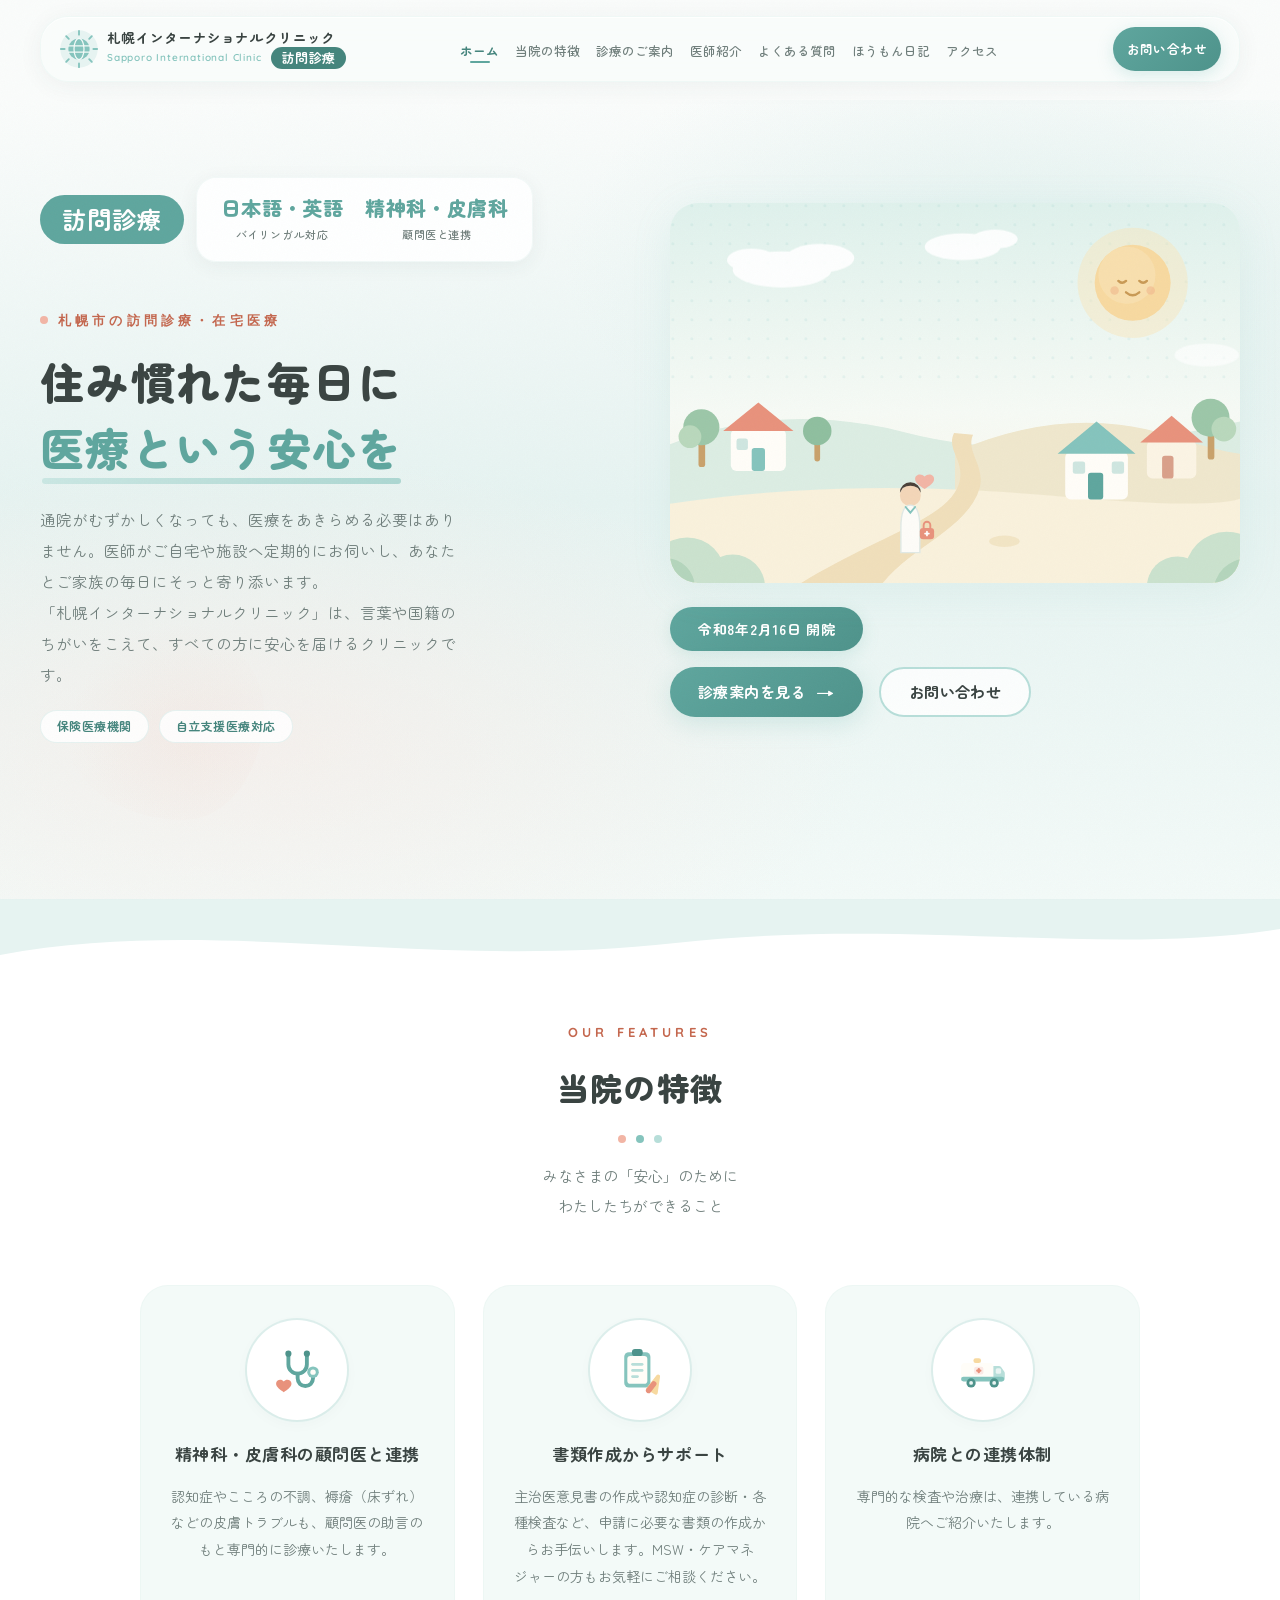
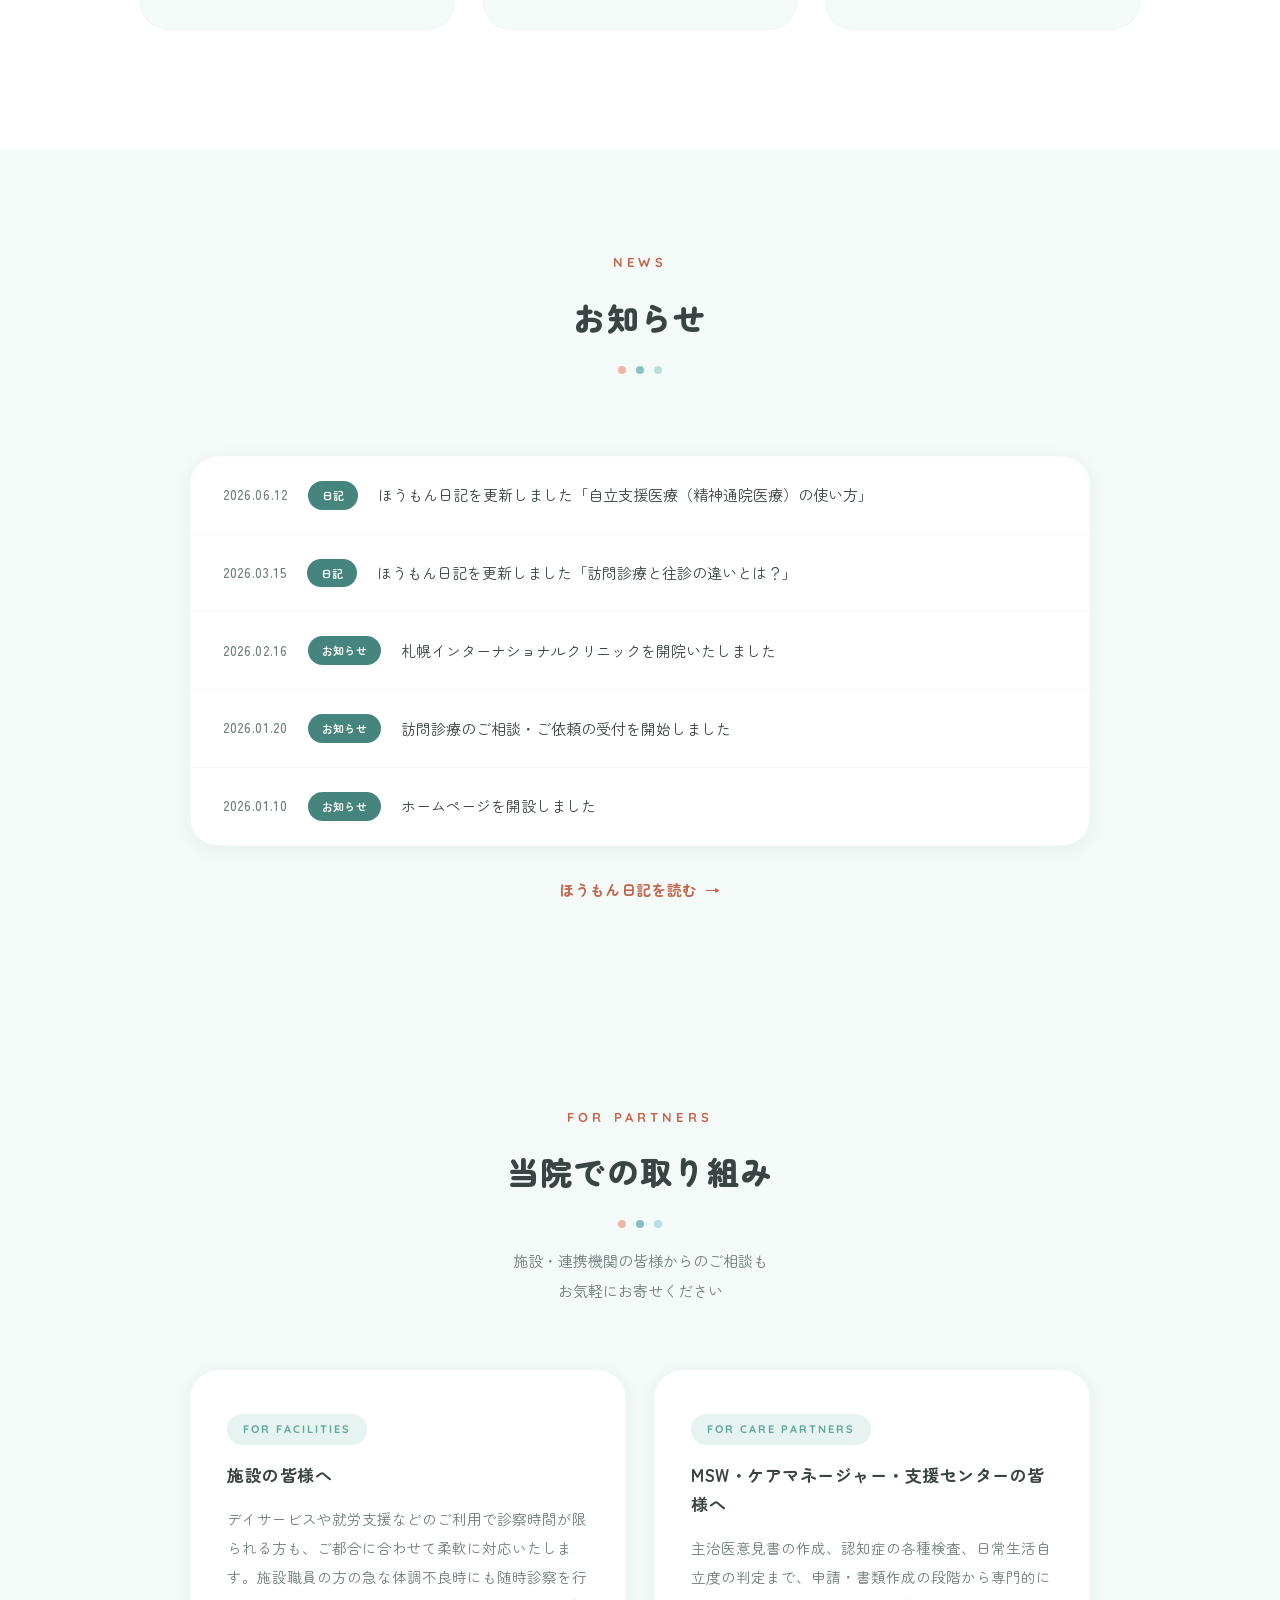
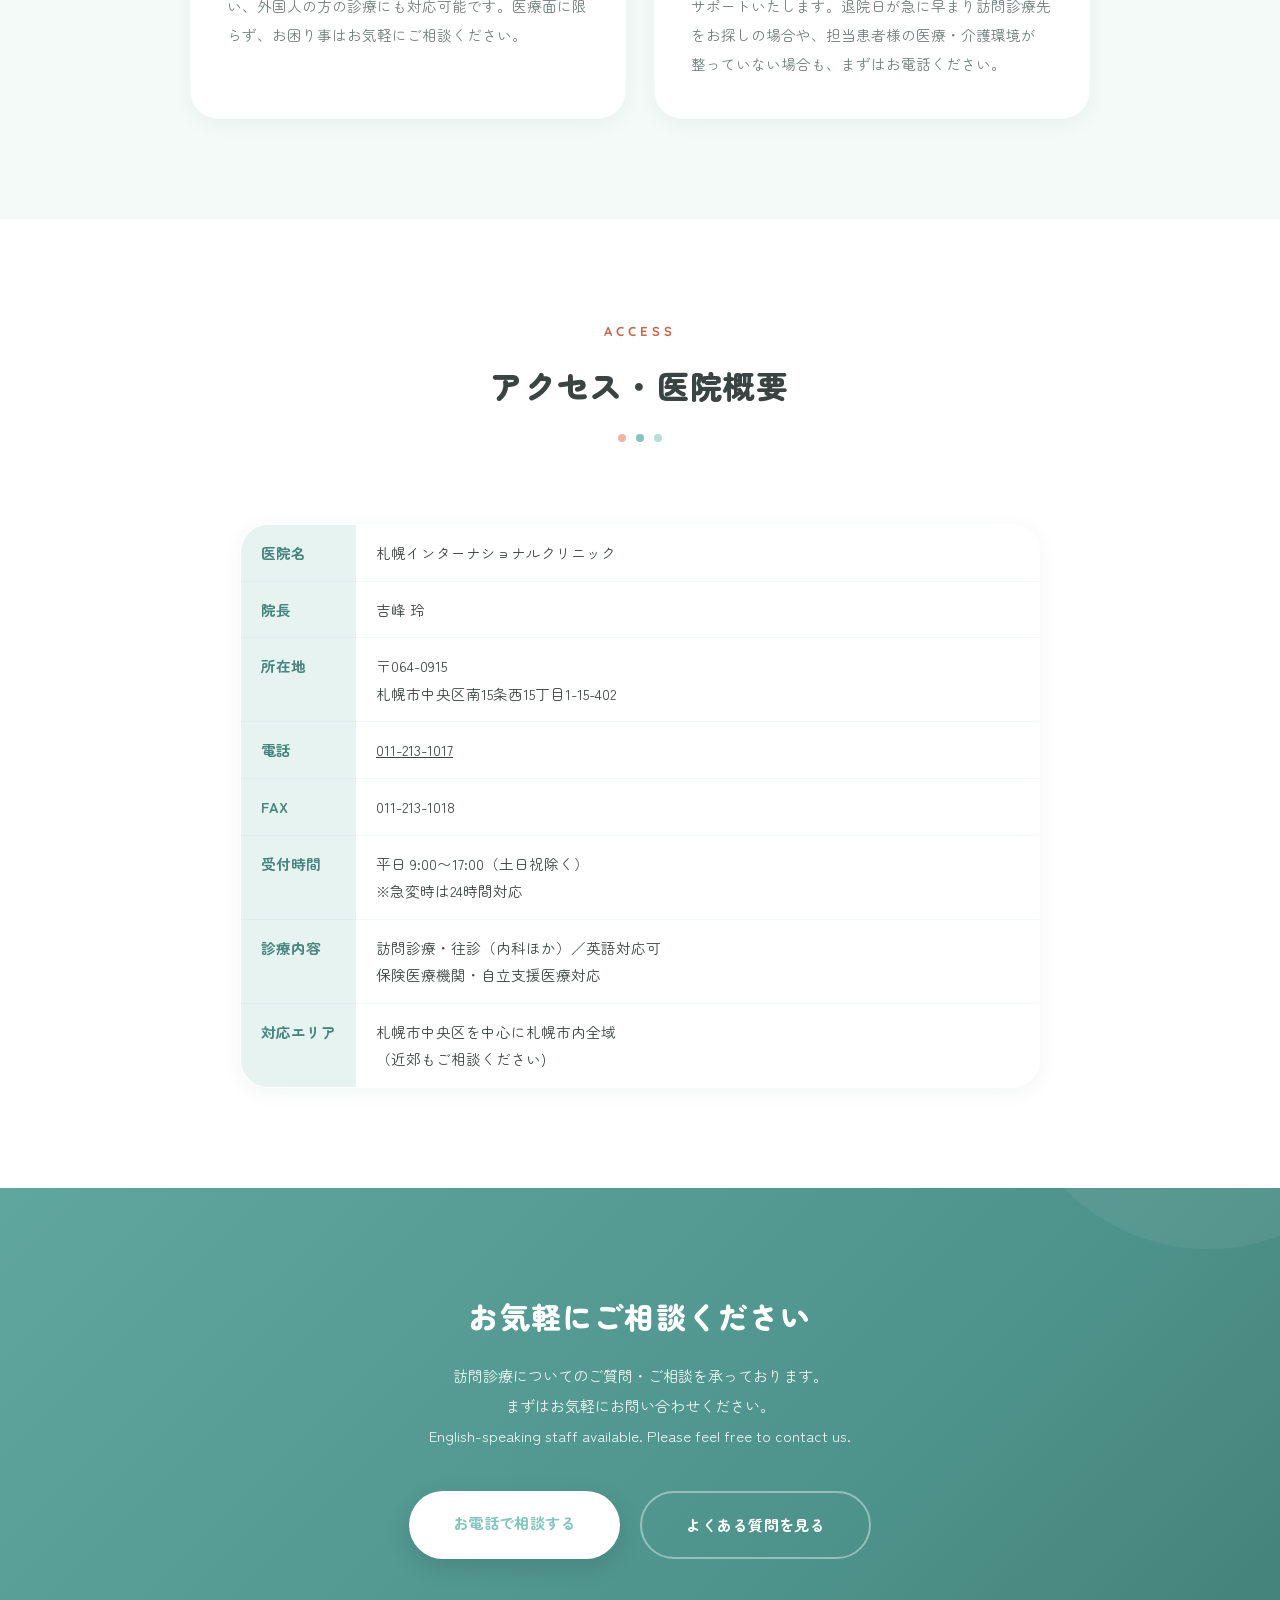
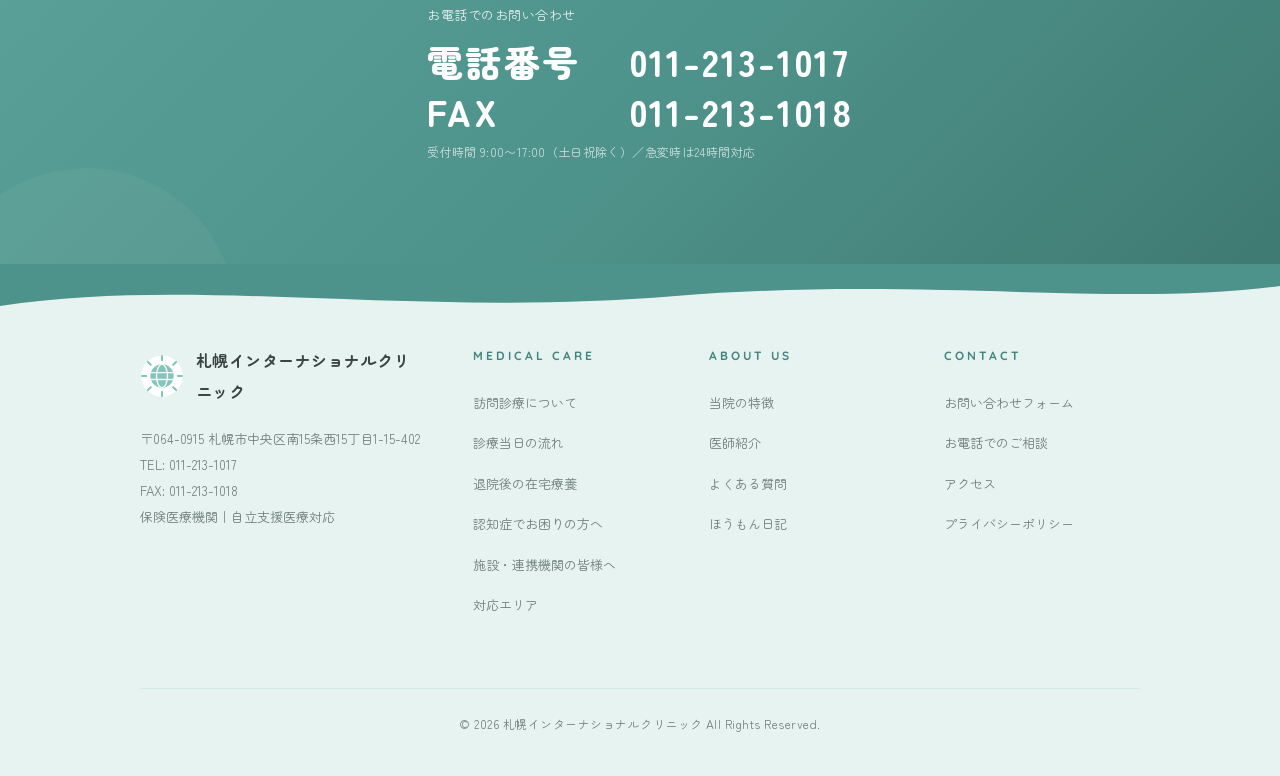
<file: index.html>
<!DOCTYPE html>
<html lang="ja">
<head>
<meta charset="UTF-8">
    <meta name="robots" content="noindex, nofollow">
<link rel="preconnect" href="https://www.googletagmanager.com">
<!-- Google tag (gtag.js) -->
<script async src="https://www.googletagmanager.com/gtag/js?id=G-PVZB57DKBD"></script>
<script>
  window.dataLayer = window.dataLayer || [];
  function gtag(){dataLayer.push(arguments);}
  gtag('js', new Date());
  gtag('config', 'G-PVZB57DKBD', { 'anonymize_ip': true });
</script>

<meta name="viewport" content="width=device-width, initial-scale=1.0">
<meta name="description" content="札幌市中央区を中心に訪問診療・在宅医療を行うクリニック。英語対応、精神科・皮膚科顧問医と連携、自立支援医療対応。通院が難しい方はお気軽にご相談ください。">
<meta name="theme-color" content="#85C4BD">
<title>札幌市中央区の訪問診療・在宅医療 | 英語対応 | 札幌インターナショナルクリニック</title>
<link rel="canonical" href="https://sapporo-international-clinic.com/">
<link rel="icon" href="favicon.svg" type="image/svg+xml">
<link rel="apple-touch-icon" href="apple-touch-icon.png">

<!-- OGP -->
<meta property="og:type" content="website">
<meta property="og:title" content="札幌市中央区の訪問診療・在宅医療 | 英語対応 | 札幌インターナショナルクリニック">
<meta property="og:description" content="札幌市中央区を中心に訪問診療・在宅医療を行うクリニック。英語対応、精神科・皮膚科顧問医と連携、自立支援医療対応。通院が難しい方はお気軽にご相談ください。">
<meta property="og:url" content="https://sapporo-international-clinic.com/">
<meta property="og:site_name" content="札幌インターナショナルクリニック">
<meta property="og:image" content="https://sapporo-international-clinic.com/assets/images/ogp.jpg">
<meta property="og:locale" content="ja_JP">
<meta property="og:image:width" content="1200">
<meta property="og:image:height" content="630">
<meta property="og:image:alt" content="札幌インターナショナルクリニック（札幌市の訪問診療・在宅医療）">
<meta name="twitter:card" content="summary_large_image">
<meta name="geo.region" content="JP-01">
<meta name="geo.placename" content="札幌市中央区">

<!-- Google Fonts -->
<link rel="preconnect" href="https://fonts.googleapis.com">
<link rel="preconnect" href="https://fonts.gstatic.com" crossorigin>
<link href="https://fonts.googleapis.com/css2?family=Zen+Maru+Gothic:wght@400;500;700;900&family=Quicksand:wght@600;700&display=swap" rel="stylesheet">

<link rel="stylesheet" href="assets/css/style.css?v=15">
</head>
<body>
    <a class="skip-link" href="#top">本文へスキップ</a>
    <header class="header" id="header">
        <div class="header__inner">
            <a href="#top" class="header__logo">
                <div class="header__logo-icon">
                    <!-- ロゴアイコン：太陽×地球 -->
                    <svg viewBox="0 0 64 64" xmlns="http://www.w3.org/2000/svg" aria-hidden="true">
                        <circle cx="32" cy="32" r="30" fill="#E6F3F1"/>
                        <g stroke="#85C4BD" stroke-width="3" stroke-linecap="round">
                            <line x1="32" y1="3" x2="32" y2="9"/>
                            <line x1="32" y1="55" x2="32" y2="61"/>
                            <line x1="3" y1="32" x2="9" y2="32"/>
                            <line x1="55" y1="32" x2="61" y2="32"/>
                            <line x1="11.5" y1="11.5" x2="15.7" y2="15.7"/>
                            <line x1="48.3" y1="48.3" x2="52.5" y2="52.5"/>
                            <line x1="11.5" y1="52.5" x2="15.7" y2="48.3"/>
                            <line x1="48.3" y1="15.7" x2="52.5" y2="11.5"/>
                        </g>
                        <circle cx="32" cy="32" r="17" fill="#85C4BD"/>
                        <g stroke="#F3FAF8" stroke-width="2" fill="none" stroke-linecap="round">
                            <ellipse cx="32" cy="32" rx="8" ry="17"/>
                            <path d="M15.5 27 h33"/>
                            <path d="M15.5 37 h33"/>
                        </g>
                    </svg>
                </div>
                <div class="header__logo-text">
                    札幌インターナショナルクリニック<small>Sapporo International Clinic<span class="header__badge">訪問診療</span></small>
                </div>
            </a>

            <button class="header__menu-btn" id="menuBtn" aria-label="メニューを開く" aria-expanded="false">
                <span class="header__menu-icon"></span>
            </button>

            <nav class="header__nav" id="headerNav" role="navigation">
                <ul class="header__nav-list">
                    <li><a href="#top" class="header__nav-link header__nav-link--active" aria-current="page">ホーム</a></li>
                    <li><a href="#features" class="header__nav-link">当院の特徴</a></li>
                    <li><a href="medical-care.html" class="header__nav-link">診療のご案内</a></li>
                    <li><a href="doctors.html" class="header__nav-link">医師紹介</a></li>
                    <li><a href="faq.html" class="header__nav-link">よくある質問</a></li>
                    <li><a href="blog/" class="header__nav-link">ほうもん日記</a></li>
                    <li><a href="#access" class="header__nav-link">アクセス</a></li>
                </ul>
            </nav>
            <a href="contact.html" class="header__cta">お問い合わせ</a>
        </div>
    </header>

    <main class="site-main" id="top">

<!-- Hero Section -->
<section class="hero">
    <div class="hero__bg"></div>
    <div class="hero__content">
        <div class="hero__text">
            <div class="hero__stats-wrap hero__stats-wrap--lead">
                <span class="hero__badge">訪問診療</span>
                <div class="hero__stats">
                    <div class="hero__stat">
                        <div class="hero__stat-value">日本語・英語</div>
                        <div class="hero__stat-label">バイリンガル対応</div>
                    </div>
                    <div class="hero__stat">
                        <div class="hero__stat-value">精神科・皮膚科</div>
                        <div class="hero__stat-label">顧問医と連携</div>
                    </div>
                </div>
            </div>
            <span class="hero__catch">札幌市の訪問診療・在宅医療</span>
            <h1 class="hero__title">
                住み慣れた毎日に<br>
                <span class="hero__title-highlight">医療という安心を</span>
            </h1>
            <p class="hero__description">
                通院がむずかしくなっても、医療をあきらめる必要はありません。医師がご自宅や施設へ定期的にお伺いし、あなたとご家族の毎日にそっと寄り添います。<br class="u-br-pc">
                「札幌インターナショナルクリニック」は、言葉や国籍のちがいをこえて、すべての方に安心を届けるクリニックです。
            </p>
            <div class="hero__notes">
                <span class="hero__note">保険医療機関</span>
                <span class="hero__note">自立支援医療対応</span>
            </div>
        </div>
        <div class="hero__visual">
            <div class="hero__illustration">
                <!-- 訪問診療のイメージイラスト -->
                <svg viewBox="0 0 600 400" xmlns="http://www.w3.org/2000/svg" role="img" aria-label="札幌インターナショナルクリニック 訪問診療のイメージ">
                    <defs>
                        <linearGradient id="skyGrad" x1="0" y1="0" x2="0" y2="1">
                            <stop offset="0" stop-color="#DFF1EC"/>
                            <stop offset="0.55" stop-color="#F6FAF5"/>
                            <stop offset="1" stop-color="#FBF5E6"/>
                        </linearGradient>
                        <pattern id="skyDots" width="20" height="20" patternUnits="userSpaceOnUse">
                            <circle cx="3" cy="3" r="1.6" fill="#85C4BD" opacity="0.13"/>
                        </pattern>
                    </defs>
                    <rect width="600" height="400" fill="url(#skyGrad)"/>
                    <rect width="600" height="200" fill="url(#skyDots)"/>
                    <!-- おだやかな太陽 -->
                    <circle cx="487" cy="84" r="58" fill="#F9E4B8" opacity="0.45"/>
                    <circle cx="487" cy="84" r="40" fill="#F7D9A0"/>
                    <circle cx="481" cy="76" r="30" fill="#FAE3B4" opacity="0.7"/>
                    <path d="M472 82 q4 4 8 0" stroke="#C99A55" stroke-width="2.5" fill="none" stroke-linecap="round"/>
                    <path d="M494 82 q4 4 8 0" stroke="#C99A55" stroke-width="2.5" fill="none" stroke-linecap="round"/>
                    <path d="M480 94 q7 6 14 0" stroke="#C99A55" stroke-width="2.5" fill="none" stroke-linecap="round"/>
                    <circle cx="468" cy="92" r="4.5" fill="#F2BC90" opacity="0.65"/>
                    <circle cx="506" cy="92" r="4.5" fill="#F2BC90" opacity="0.65"/>
                    <!-- 雲 -->
                    <g fill="#FFFFFF" opacity="0.9">
                        <ellipse cx="118" cy="70" rx="52" ry="19"/>
                        <ellipse cx="158" cy="58" rx="36" ry="15"/>
                        <ellipse cx="86" cy="60" rx="26" ry="12"/>
                        <ellipse cx="308" cy="46" rx="40" ry="14"/>
                        <ellipse cx="342" cy="38" rx="24" ry="10"/>
                        <ellipse cx="565" cy="160" rx="34" ry="12" opacity="0.7"/>
                    </g>
                    <!-- 遠くの丘 -->
                    <path d="M-10 258 Q110 206 250 242 T600 230 L600 400 L-10 400 Z" fill="#DCEDE3"/>
                    <path d="M300 262 Q420 210 530 246 T640 250 L640 400 L300 400 Z" fill="#EFE7CD"/>
                    <!-- 手前の野原 -->
                    <path d="M-10 318 Q180 288 400 308 T610 300 L610 400 L-10 400 Z" fill="#F9F1DC"/>
                    <!-- 曲がりくねった小道 -->
                    <path d="M138 400 C224 348 292 332 304 296 C312 272 290 260 299 242 L319 244 C311 262 332 276 326 300 C314 342 254 362 224 400 Z" fill="#F0DFBB"/>
                    <ellipse cx="352" cy="356" rx="16" ry="6" fill="#F0DFBB" opacity="0.7"/>
                    <!-- 左の家と木 -->
                    <g>
                        <rect x="64" y="238" width="58" height="44" rx="6" fill="#FFFDF8"/>
                        <path d="M56 240 L93 210 L130 240 Z" fill="#E8927C"/>
                        <rect x="86" y="258" width="14" height="24" rx="3" fill="#85C4BD"/>
                        <rect x="70" y="248" width="12" height="12" rx="2.5" fill="#CFE6E0"/>
                        <rect x="30" y="252" width="7" height="26" rx="3" fill="#C9A16B"/>
                        <circle cx="33" cy="236" r="19" fill="#9CC7A8"/>
                        <circle cx="21" cy="246" r="12" fill="#B9D8BC"/>
                        <rect x="152" y="252" width="6" height="20" rx="3" fill="#C9A16B"/>
                        <circle cx="155" cy="240" r="15" fill="#8FBF9F"/>
                    </g>
                    <!-- 右の家々と木 -->
                    <g>
                        <rect x="416" y="262" width="66" height="50" rx="6" fill="#FFFDF8"/>
                        <path d="M408 264 L449 230 L490 264 Z" fill="#85C4BD"/>
                        <rect x="440" y="284" width="16" height="28" rx="3" fill="#5FA69E"/>
                        <rect x="424" y="272" width="13" height="13" rx="2.5" fill="#CFE6E0"/>
                        <rect x="465" y="272" width="13" height="13" rx="2.5" fill="#CFE6E0"/>
                        <rect x="502" y="250" width="52" height="40" rx="6" fill="#FBF4E4"/>
                        <path d="M495 252 L528 224 L561 252 Z" fill="#E8927C"/>
                        <rect x="518" y="266" width="12" height="24" rx="3" fill="#D9A08A"/>
                        <rect x="566" y="242" width="7" height="28" rx="3" fill="#C9A16B"/>
                        <circle cx="569" cy="226" r="20" fill="#9CC7A8"/>
                        <circle cx="583" cy="238" r="13" fill="#B9D8BC"/>
                    </g>
                    <!-- 前景のしげみ -->
                    <g fill="#CBE2CE">
                        <circle cx="18" cy="392" r="40"/>
                        <circle cx="66" cy="404" r="34"/>
                        <circle cx="586" cy="390" r="44"/>
                        <circle cx="534" cy="404" r="32"/>
                    </g>
                    <g fill="#B4D5BC">
                        <circle cx="-4" cy="404" r="30"/>
                        <circle cx="608" cy="410" r="36"/>
                    </g>
                    <!-- 往診にむかう医師 -->
                    <g>
                        <circle cx="253" cy="308" r="11" fill="#F3D6B8"/>
                        <path d="M242 305 a11 11 0 0 1 22 0 l-3 -5 q-8 -5 -16 0 z" fill="#4A4038"/>
                        <path d="M243 342 q0 -24 10 -24 q10 0 10 24 l0 26 l-20 0 z" fill="#FDFCF8" stroke="#E0E9E5" stroke-width="1.5"/>
                        <path d="M248 320 l5 6 l5 -6" fill="none" stroke="#85C4BD" stroke-width="2" stroke-linecap="round"/>
                        <rect x="263" y="342" width="15" height="12" rx="3.5" fill="#E8927C"/>
                        <path d="M267 342 v-3 a3.5 3.5 0 0 1 7 0 v3" fill="none" stroke="#E8927C" stroke-width="2"/>
                        <path d="M268.5 348 h4 m-2 -2 v4" stroke="#fff" stroke-width="1.8" stroke-linecap="round"/>
                    </g>
                    <!-- 小さなハート -->
                    <path d="M268 288 c-3.5-4-10-2.5-10 2.5 c0 4.5 5.5 7.5 10 10.5 c4.5-3 10-6 10-10.5 c0-5-6.5-6.5-10-2.5z" fill="#F2B5A5"/>
                </svg>
            </div>
            <div class="hero__visual-actions">
                <p class="hero__opening">令和8年2月16日 開院</p>
                <div class="hero__buttons">
                    <a href="medical-care.html" class="hero__btn hero__btn--primary">
                        診療案内を見る
                        <span class="hero__btn-icon">&rarr;</span>
                    </a>
                    <a href="#contact" class="hero__btn hero__btn--secondary">
                        お問い合わせ
                    </a>
                </div>
            </div>
        </div>
    </div>
</section>

<!-- Features Section -->
<section class="features" id="features">
    <div class="features__wave">
        <svg viewBox="0 0 1440 80" fill="none" preserveAspectRatio="none">
            <path d="M0,56 C240,16 480,72 760,44 C1020,18 1240,58 1440,30 L1440,0 L0,0 Z" fill="#E6F3F1"/>
        </svg>
    </div>
    <div class="section-header">
        <p class="section-header__label">Our Features</p>
        <h2 class="section-header__title">当院の特徴</h2>
        <p class="section-header__text">
            みなさまの「安心」のために<br>わたしたちができること
        </p>
    </div>
    <div class="features__grid">
        <div class="feature-card fade-in">
            <div class="feature-card__icon"><svg viewBox="0 0 64 64" xmlns="http://www.w3.org/2000/svg" aria-hidden="true">
                <path d="M20 10 v14 a12 12 0 0 0 24 0 V10" fill="none" stroke="#5FA69E" stroke-width="5" stroke-linecap="round"/>
                <rect x="16" y="6" width="8" height="8" rx="4" fill="#4E938B"/>
                <rect x="40" y="6" width="8" height="8" rx="4" fill="#4E938B"/>
                <path d="M32 36 v6 a10 10 0 0 0 20 0 v-4" fill="none" stroke="#5FA69E" stroke-width="5" stroke-linecap="round"/>
                <circle cx="52" cy="34" r="7.5" fill="#85C4BD"/>
                <circle cx="52" cy="34" r="3.5" fill="#FFFDF8"/>
                <path d="M14 46 c-3.5-4-10-2-10 3 c0 4.5 6 8 10 11 c4-3 10-6.5 10-11 c0-5-6.5-7-10-3z" fill="#E8927C"/>
            </svg></div>
            <h3 class="feature-card__title">精神科・皮膚科の顧問医と連携</h3>
            <p class="feature-card__text">
                認知症やこころの不調、褥瘡（床ずれ）などの皮膚トラブルも、顧問医の助言のもと専門的に診療いたします。
            </p>
        </div>
        <div class="feature-card fade-in">
            <div class="feature-card__icon"><svg viewBox="0 0 64 64" xmlns="http://www.w3.org/2000/svg" aria-hidden="true">
                <rect x="12" y="8" width="34" height="46" rx="6" fill="#85C4BD"/>
                <rect x="16" y="13" width="26" height="36" rx="4" fill="#FFFDF8"/>
                <rect x="22" y="4" width="14" height="9" rx="4" fill="#4E938B"/>
                <rect x="21" y="22" width="16" height="3.5" rx="1.75" fill="#B7DED9"/>
                <rect x="21" y="30" width="16" height="3.5" rx="1.75" fill="#B7DED9"/>
                <rect x="21" y="38" width="10" height="3.5" rx="1.75" fill="#B7DED9"/>
                <path d="M40 56 l14 -18 c1.5-2 5-1 4.5 2 l-3 21 c-.3 2-2.5 3-4 1.8z" fill="#F7D9A0"/>
                <rect x="38" y="50" width="18" height="7" rx="3.5" transform="rotate(-52 47 53.5)" fill="#E8927C"/>
            </svg></div>
            <h3 class="feature-card__title">書類作成からサポート</h3>
            <p class="feature-card__text">
                主治医意見書の作成や認知症の診断・各種検査など、申請に必要な書類の作成からお手伝いします。MSW・ケアマネジャーの方もお気軽にご相談ください。
            </p>
        </div>
        <div class="feature-card fade-in">
            <div class="feature-card__icon"><svg viewBox="0 0 64 64" xmlns="http://www.w3.org/2000/svg" aria-hidden="true">
                <rect x="4" y="22" width="42" height="24" rx="5" fill="#FFFDF8"/>
                <path d="M46 26 h7 a4 4 0 0 1 3.2 1.6 l3.8 5.4 a4 4 0 0 1 .8 2.4 V42 a4 4 0 0 1 -4 4 h-10.8z" fill="#B7DED9"/>
                <rect x="49" y="29" width="7" height="7" rx="2" fill="#E9F4F2"/>
                <rect x="4" y="40" width="56 " height="6" rx="3" fill="#85C4BD"/>
                <circle cx="17" cy="48" r="6" fill="#4E938B"/>
                <circle cx="17" cy="48" r="2.5" fill="#E9F4F2"/>
                <circle cx="47" cy="48" r="6" fill="#4E938B"/>
                <circle cx="47" cy="48" r="2.5" fill="#E9F4F2"/>
                <rect x="21" y="27" width="12" height="10" rx="2.5" fill="#FBEAE6"/>
                <rect x="25.5" y="28.5" width="3" height="7" rx="1.5" fill="#E8927C"/>
                <rect x="23.5" y="30.5" width="7" height="3" rx="1.5" fill="#E8927C"/>
                <rect x="20" y="16" width="10" height="6" rx="3" fill="#F7D9A0"/>
            </svg></div>
            <h3 class="feature-card__title">病院との連携体制</h3>
            <p class="feature-card__text">
                専門的な検査や治療は、連携している病院へご紹介いたします。
            </p>
        </div>
    </div>
</section>

<!-- News Section -->
<section class="news">
    <div class="news__inner">
        <div class="section-header">
            <p class="section-header__label">News</p>
            <h2 class="section-header__title">お知らせ</h2>
        </div>
        <div class="news__list">
            <div class="news__item">
                <span class="news__date">2026.06.12</span>
                <span class="news__tag">日記</span>
                <p class="news__title"><a href="blog/jiritsu-shien-iryo.html">ほうもん日記を更新しました「自立支援医療（精神通院医療）の使い方」</a></p>
            </div>
            <div class="news__item">
                <span class="news__date">2026.03.15</span>
                <span class="news__tag">日記</span>
                <p class="news__title"><a href="blog/houmon-oushin-chigai.html">ほうもん日記を更新しました「訪問診療と往診の違いとは？」</a></p>
            </div>
            <div class="news__item">
                <span class="news__date">2026.02.16</span>
                <span class="news__tag">お知らせ</span>
                <p class="news__title"><a href="#">札幌インターナショナルクリニックを開院いたしました</a></p>
            </div>
            <div class="news__item">
                <span class="news__date">2026.01.20</span>
                <span class="news__tag">お知らせ</span>
                <p class="news__title"><a href="#">訪問診療のご相談・ご依頼の受付を開始しました</a></p>
            </div>
            <div class="news__item">
                <span class="news__date">2026.01.10</span>
                <span class="news__tag">お知らせ</span>
                <p class="news__title"><a href="#">ホームページを開設しました</a></p>
            </div>
        </div>
        <p style="text-align:center; margin-top:28px;">
            <a href="blog/" class="message__link">ほうもん日記を読む <span>&rarr;</span></a>
        </p>
    </div>
</section>

<!-- Partners Section -->
<section class="section section--beige" id="partners">
    <div class="section-header">
        <p class="section-header__label">For Partners</p>
        <h2 class="section-header__title">当院での取り組み</h2>
        <p class="section-header__text">
            施設・連携機関の皆様からのご相談も<br>お気軽にお寄せください
        </p>
    </div>
    <div class="partner-grid">
        <div class="partner-card fade-in">
            <span class="partner-card__tag">For Facilities</span>
            <h3 class="partner-card__title">施設の皆様へ</h3>
            <p class="partner-card__text">
                デイサービスや就労支援などのご利用で診察時間が限られる方も、ご都合に合わせて柔軟に対応いたします。施設職員の方の急な体調不良時にも随時診察を行い、外国人の方の診療にも対応可能です。医療面に限らず、お困り事はお気軽にご相談ください。
            </p>
        </div>
        <div class="partner-card fade-in">
            <span class="partner-card__tag">For Care Partners</span>
            <h3 class="partner-card__title">MSW・ケアマネージャー・支援センターの皆様へ</h3>
            <p class="partner-card__text">
                主治医意見書の作成、認知症の各種検査、日常生活自立度の判定まで、申請・書類作成の段階から専門的にサポートいたします。退院日が急に早まり訪問診療先をお探しの場合や、担当患者様の医療・介護環境が整っていない場合も、まずはお電話ください。
            </p>
        </div>
    </div>
</section>

    </main>

<!-- Access Section -->
<section class="section section--white" id="access">
    <div class="section-header">
        <p class="section-header__label">Access</p>
        <h2 class="section-header__title">アクセス・医院概要</h2>
    </div>
    <div class="access-grid">
        <table class="info-table">
            <tr><th>医院名</th><td>札幌インターナショナルクリニック</td></tr>
            <tr><th>院長</th><td>吉峰 玲</td></tr>
            <tr><th>所在地</th><td>〒064-0915<br>札幌市中央区南15条西15丁目1-15-402</td></tr>
            <tr><th>電話</th><td><a href="tel:0112131017">011-213-1017</a></td></tr>
            <tr><th>FAX</th><td>011-213-1018</td></tr>
            <tr><th>受付時間</th><td>平日 9:00〜17:00（土日祝除く）<br>※急変時は24時間対応</td></tr>
            <tr><th>診療内容</th><td>訪問診療・往診（内科ほか）／英語対応可<br>保険医療機関・自立支援医療対応</td></tr>
            <tr><th>対応エリア</th><td>札幌市中央区を中心に札幌市内全域<br>（近郊もご相談ください)</td></tr>
        </table>
    </div>
</section>

    <!-- CTA Section -->
    <section class="cta" id="contact">
        <div class="cta__inner">
            <h2 class="cta__title">お気軽にご相談ください</h2>
            <p class="cta__text">
                訪問診療についてのご質問・ご相談を承っております。<br class="u-br-pc">まずはお気軽にお問い合わせください。<br>
                English-speaking staff available. Please feel free to contact us.
            </p>
            <div class="cta__buttons">
                <a href="tel:0112131017" class="cta__btn cta__btn--primary">お電話で相談する</a>
                <a href="faq.html" class="cta__btn cta__btn--secondary">よくある質問を見る</a>
            </div>
            <div class="cta__phone">
                <p class="cta__phone-label">お電話でのお問い合わせ</p>
                <p class="cta__phone-number">
                    <span class="cta__phone-term">電話番号</span>
                    <span class="cta__phone-value"><a href="tel:0112131017">011-213-1017</a></span>
                </p>
                <p class="cta__phone-fax">
                    <span class="cta__phone-term">FAX</span>
                    <span class="cta__phone-value">011-213-1018</span>
                </p>
                <span class="cta__phone-note">受付時間 9:00〜17:00（土日祝除く）／急変時は24時間対応</span>
            </div>
        </div>
    </section>

    <!-- Footer -->
    <footer class="footer">
        <div class="footer__wave">
            <svg viewBox="0 0 1440 60" fill="none" preserveAspectRatio="none">
                <path d="M0,42 C220,12 460,54 760,32 C1040,12 1260,44 1440,22 L1440,0 L0,0 Z" fill="#4E938B"/>
            </svg>
        </div>
        <div class="footer__inner">
            <div class="footer__about">
                <div class="footer__brand">
                    <div class="footer__brand-icon">
                        <svg viewBox="0 0 64 64" xmlns="http://www.w3.org/2000/svg" aria-hidden="true">
                            <circle cx="32" cy="32" r="30" fill="#FFFFFF"/>
                            <g stroke="#85C4BD" stroke-width="3" stroke-linecap="round">
                                <line x1="32" y1="3" x2="32" y2="9"/>
                                <line x1="32" y1="55" x2="32" y2="61"/>
                                <line x1="3" y1="32" x2="9" y2="32"/>
                                <line x1="55" y1="32" x2="61" y2="32"/>
                                <line x1="11.5" y1="11.5" x2="15.7" y2="15.7"/>
                                <line x1="48.3" y1="48.3" x2="52.5" y2="52.5"/>
                                <line x1="11.5" y1="52.5" x2="15.7" y2="48.3"/>
                                <line x1="48.3" y1="15.7" x2="52.5" y2="11.5"/>
                            </g>
                            <circle cx="32" cy="32" r="17" fill="#85C4BD"/>
                            <g stroke="#F3FAF8" stroke-width="2" fill="none" stroke-linecap="round">
                                <ellipse cx="32" cy="32" rx="8" ry="17"/>
                                <path d="M15.5 27 h33"/>
                                <path d="M15.5 37 h33"/>
                            </g>
                        </svg>
                    </div>
                    <span class="footer__brand-text">札幌インターナショナルクリニック</span>
                </div>
                <p class="footer__info">
                    〒064-0915 札幌市中央区南15条西15丁目1-15-402<br>
                    TEL: 011-213-1017<br>
                    FAX: 011-213-1018<br>
                    保険医療機関｜自立支援医療対応
                </p>
            </div>
            <div>
                <h4 class="footer__title">Medical Care</h4>
                <ul class="footer__links">
                    <li><a href="medical-care.html">訪問診療について</a></li>
                    <li><a href="visit-flow.html">診療当日の流れ</a></li>
                    <li><a href="taiin-support.html">退院後の在宅療養</a></li>
                    <li><a href="ninchisho-care.html">認知症でお困りの方へ</a></li>
                    <li><a href="#partners">施設・連携機関の皆様へ</a></li>
                    <li><a href="medical-care.html#area">対応エリア</a></li>
                </ul>
            </div>
            <div>
                <h4 class="footer__title">About Us</h4>
                <ul class="footer__links">
                    <li><a href="#features">当院の特徴</a></li>
                    <li><a href="doctors.html">医師紹介</a></li>
                    <li><a href="faq.html">よくある質問</a></li>
                    <li><a href="blog/">ほうもん日記</a></li>
                </ul>
            </div>
            <div>
                <h4 class="footer__title">Contact</h4>
                <ul class="footer__links">
                    <li><a href="contact.html">お問い合わせフォーム</a></li>
                    <li><a href="#contact">お電話でのご相談</a></li>
                    <li><a href="#access">アクセス</a></li>
                    <li><a href="privacy.html">プライバシーポリシー</a></li>
                </ul>
            </div>
        </div>
        <div class="footer__bottom">
            <p class="footer__copyright">&copy; 2026 札幌インターナショナルクリニック All Rights Reserved.</p>
        </div>
    </footer>

<script src="assets/js/main.js"></script>

<script type="application/ld+json">
{
  "@context": "https://schema.org",
  "@type": "MedicalClinic",
  "name": "札幌インターナショナルクリニック",
  "alternateName": "Sapporo International Clinic",
  "description": "札幌市中央区の訪問診療クリニック。英語対応・自立支援医療対応。",
  "url": "https://sapporo-international-clinic.com/",
  "image": "https://sapporo-international-clinic.com/assets/images/ogp.jpg",
  "logo": "https://sapporo-international-clinic.com/apple-touch-icon.png",
  "telephone": "+81-11-213-1017",
  "faxNumber": "+81-11-213-1018",
  "address": {
    "@type": "PostalAddress",
    "postalCode": "064-0915",
    "addressRegion": "北海道",
    "addressLocality": "札幌市中央区",
    "streetAddress": "南15条西15丁目1-15-402",
    "addressCountry": "JP"
  },
  "availableService": {
    "@type": "MedicalProcedure",
    "name": "訪問診療",
    "description": "ご自宅や施設への定期訪問診療・往診"
  },
  "availableLanguage": ["ja", "en"],
  "medicalSpecialty": ["PrimaryCare", "Psychiatry"],
  "hasMap": "https://www.google.com/maps/search/?api=1&query=%E6%9C%AD%E5%B9%8C%E5%B8%82%E4%B8%AD%E5%A4%AE%E5%8C%BA%E5%8D%9715%E6%9D%A1%E8%A5%BF15%E4%B8%81%E7%9B%AE1-15",
  "openingHoursSpecification": {
    "@type": "OpeningHoursSpecification",
    "dayOfWeek": ["Monday", "Tuesday", "Wednesday", "Thursday", "Friday"],
    "opens": "09:00",
    "closes": "17:00"
  },
  "areaServed": { "@type": "City", "name": "札幌市" }
}
</script>
</body>
</html>
</file>
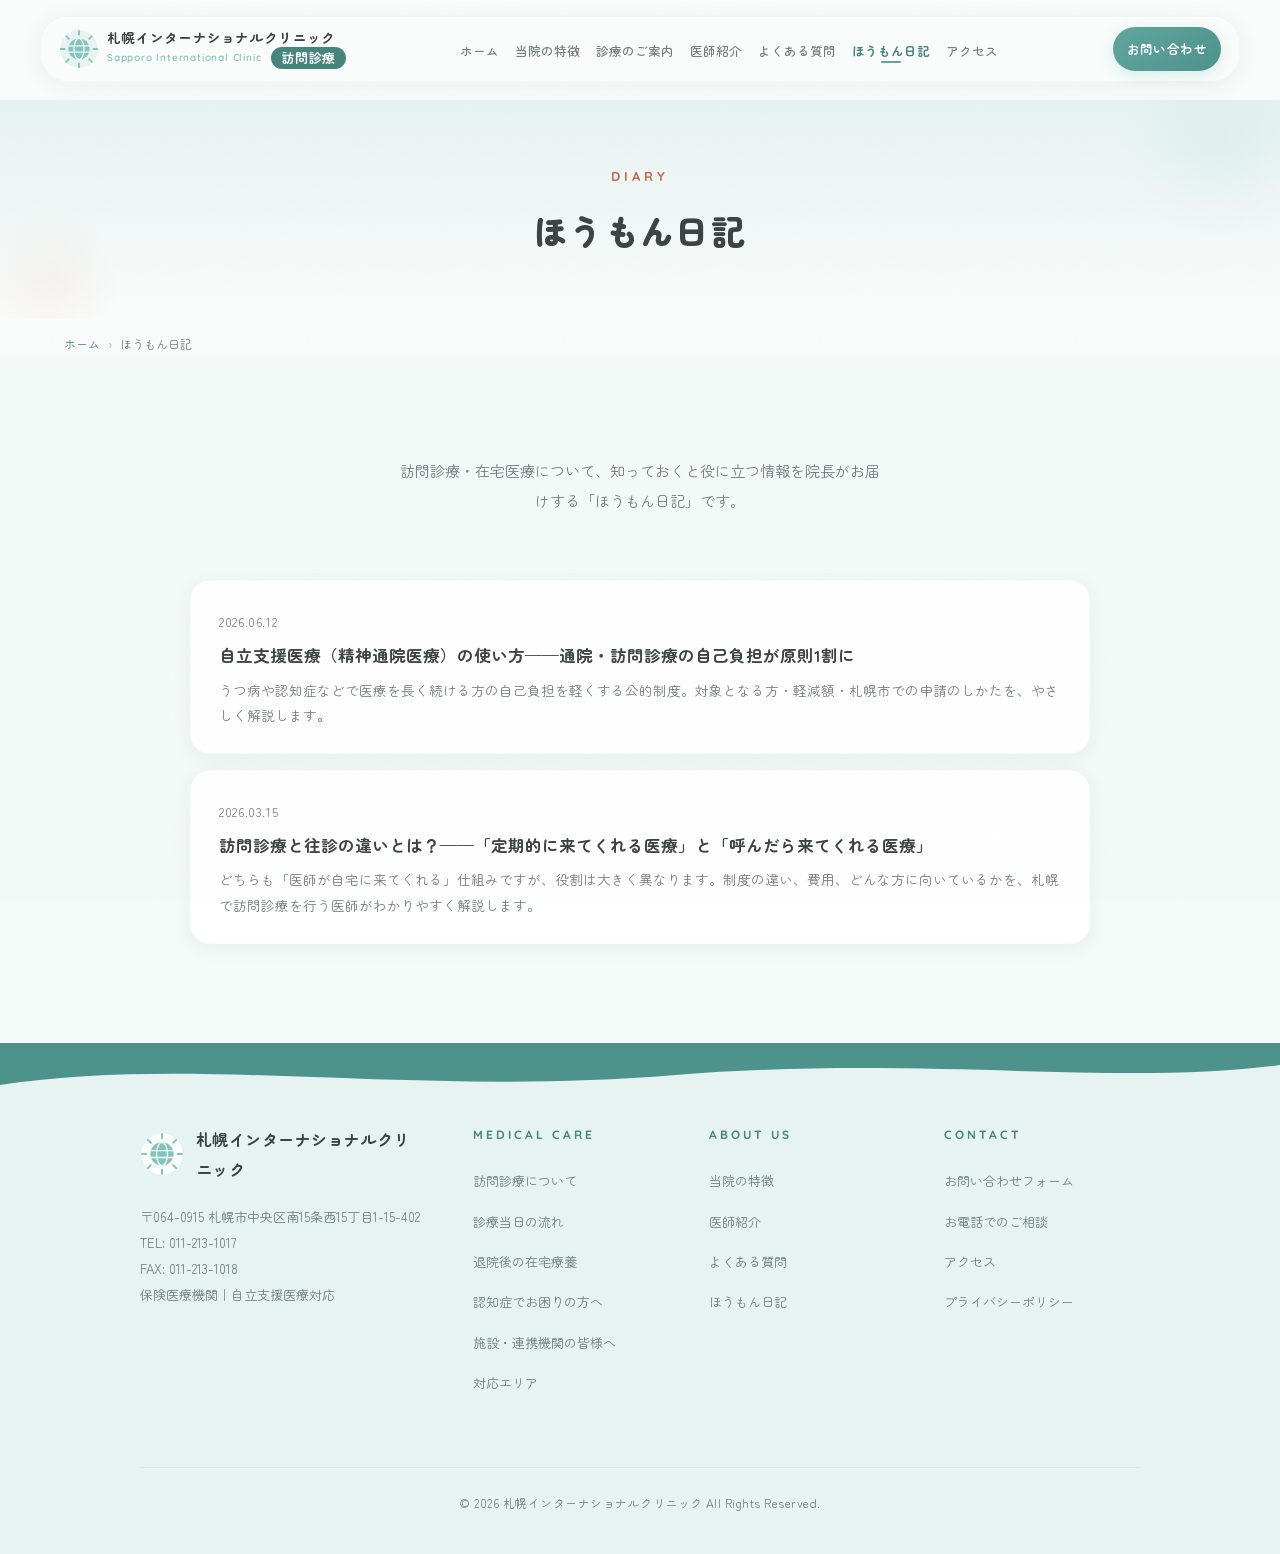
<file: blog/index.html>
<!DOCTYPE html>
<html lang="ja">
<head>
<meta charset="UTF-8">
    <meta name="robots" content="noindex, nofollow">
<link rel="preconnect" href="https://www.googletagmanager.com">
<!-- Google tag (gtag.js) -->
<script async src="https://www.googletagmanager.com/gtag/js?id=G-PVZB57DKBD"></script>
<script>
  window.dataLayer = window.dataLayer || [];
  function gtag(){dataLayer.push(arguments);}
  gtag('js', new Date());
  gtag('config', 'G-PVZB57DKBD', { 'anonymize_ip': true });
</script>

<meta name="viewport" content="width=device-width, initial-scale=1.0">
<meta name="description" content="訪問診療・在宅医療に関するコラム。札幌市の訪問診療クリニックの院長が、知っておくと役立つ情報をわかりやすくお届けします。">
<meta name="theme-color" content="#85C4BD">
<title>ほうもん日記（在宅医療コラム） | 札幌インターナショナルクリニック</title>
<link rel="canonical" href="https://sapporo-international-clinic.com/blog/">
<link rel="icon" href="../favicon.svg" type="image/svg+xml">
<link rel="apple-touch-icon" href="../apple-touch-icon.png">

<!-- OGP -->
<meta property="og:type" content="website">
<meta property="og:title" content="ほうもん日記（在宅医療コラム） | 札幌インターナショナルクリニック">
<meta property="og:description" content="訪問診療・在宅医療に関するコラム。札幌市の訪問診療クリニックの院長が、知っておくと役立つ情報をわかりやすくお届けします。">
<meta property="og:url" content="https://sapporo-international-clinic.com/blog/">
<meta property="og:site_name" content="札幌インターナショナルクリニック">
<meta property="og:image" content="https://sapporo-international-clinic.com/assets/images/ogp.jpg">
<meta property="og:locale" content="ja_JP">
<meta name="twitter:card" content="summary_large_image">

<!-- Google Fonts -->
<link rel="preconnect" href="https://fonts.googleapis.com">
<link rel="preconnect" href="https://fonts.gstatic.com" crossorigin>
<link href="https://fonts.googleapis.com/css2?family=Zen+Maru+Gothic:wght@400;500;700;900&family=Quicksand:wght@600;700&display=swap" rel="stylesheet">

<link rel="stylesheet" href="../assets/css/style.css?v=15">
</head>
<body>
    <a class="skip-link" href="#top">本文へスキップ</a>
    <header class="header" id="header">
        <div class="header__inner">
            <a href="../index.html#top" class="header__logo">
                <div class="header__logo-icon">
                    <!-- ロゴアイコン：太陽×地球 -->
                    <svg viewBox="0 0 64 64" xmlns="http://www.w3.org/2000/svg" aria-hidden="true">
                        <circle cx="32" cy="32" r="30" fill="#E6F3F1"/>
                        <g stroke="#85C4BD" stroke-width="3" stroke-linecap="round">
                            <line x1="32" y1="3" x2="32" y2="9"/>
                            <line x1="32" y1="55" x2="32" y2="61"/>
                            <line x1="3" y1="32" x2="9" y2="32"/>
                            <line x1="55" y1="32" x2="61" y2="32"/>
                            <line x1="11.5" y1="11.5" x2="15.7" y2="15.7"/>
                            <line x1="48.3" y1="48.3" x2="52.5" y2="52.5"/>
                            <line x1="11.5" y1="52.5" x2="15.7" y2="48.3"/>
                            <line x1="48.3" y1="15.7" x2="52.5" y2="11.5"/>
                        </g>
                        <circle cx="32" cy="32" r="17" fill="#85C4BD"/>
                        <g stroke="#F3FAF8" stroke-width="2" fill="none" stroke-linecap="round">
                            <ellipse cx="32" cy="32" rx="8" ry="17"/>
                            <path d="M15.5 27 h33"/>
                            <path d="M15.5 37 h33"/>
                        </g>
                    </svg>
                </div>
                <div class="header__logo-text">
                    札幌インターナショナルクリニック<small>Sapporo International Clinic<span class="header__badge">訪問診療</span></small>
                </div>
            </a>

            <button class="header__menu-btn" id="menuBtn" aria-label="メニューを開く" aria-expanded="false">
                <span class="header__menu-icon"></span>
            </button>

            <nav class="header__nav" id="headerNav" role="navigation">
                <ul class="header__nav-list">
                    <li><a href="../index.html#top" class="header__nav-link">ホーム</a></li>
                    <li><a href="../index.html#features" class="header__nav-link">当院の特徴</a></li>
                    <li><a href="../medical-care.html" class="header__nav-link">診療のご案内</a></li>
                    <li><a href="../doctors.html" class="header__nav-link">医師紹介</a></li>
                    <li><a href="../faq.html" class="header__nav-link">よくある質問</a></li>
                    <li><a href="./" class="header__nav-link header__nav-link--active" aria-current="page">ほうもん日記</a></li>
                    <li><a href="../index.html#access" class="header__nav-link">アクセス</a></li>
                </ul>
            </nav>
            <a href="../contact.html" class="header__cta">お問い合わせ</a>
        </div>
    </header>
    <main class="site-main" id="top">

<div class="page-header">
    <div class="page-header__inner">
        <p class="page-header__label">Diary</p>
        <h1 class="page-header__title">ほうもん日記</h1>
    </div>
</div>

<nav class="breadcrumb" aria-label="パンくずリスト">
    <ol>
        <li><a href="../index.html">ホーム</a></li>
        <li aria-current="page">ほうもん日記</li>
    </ol>
</nav>

<section class="section section--beige">
    <div class="section-header">
        <p class="section-header__text">訪問診療・在宅医療について、知っておくと役に立つ情報を院長がお届けする「ほうもん日記」です。</p>
    </div>
    <div class="post-list">
        <a class="post-card" href="jiritsu-shien-iryo.html">
            <span class="post-card__date">2026.06.12</span>
            <h2 class="post-card__title">自立支援医療（精神通院医療）の使い方——通院・訪問診療の自己負担が原則1割に</h2>
            <p class="post-card__excerpt">うつ病や認知症などで医療を長く続ける方の自己負担を軽くする公的制度。対象となる方・軽減額・札幌市での申請のしかたを、やさしく解説します。</p>
        </a>
        <a class="post-card" href="houmon-oushin-chigai.html">
            <span class="post-card__date">2026.03.15</span>
            <h2 class="post-card__title">訪問診療と往診の違いとは？——「定期的に来てくれる医療」と「呼んだら来てくれる医療」</h2>
            <p class="post-card__excerpt">どちらも「医師が自宅に来てくれる」仕組みですが、役割は大きく異なります。制度の違い、費用、どんな方に向いているかを、札幌で訪問診療を行う医師がわかりやすく解説します。</p>
        </a>
    </div>
</section>

    </main>

    <!-- Footer -->
    <footer class="footer">
        <div class="footer__wave">
            <svg viewBox="0 0 1440 60" fill="none" preserveAspectRatio="none">
                <path d="M0,42 C220,12 460,54 760,32 C1040,12 1260,44 1440,22 L1440,0 L0,0 Z" fill="#4E938B"/>
            </svg>
        </div>
        <div class="footer__inner">
            <div class="footer__about">
                <div class="footer__brand">
                    <div class="footer__brand-icon">
                        <svg viewBox="0 0 64 64" xmlns="http://www.w3.org/2000/svg" aria-hidden="true">
                            <circle cx="32" cy="32" r="30" fill="#FFFFFF"/>
                            <g stroke="#85C4BD" stroke-width="3" stroke-linecap="round">
                                <line x1="32" y1="3" x2="32" y2="9"/>
                                <line x1="32" y1="55" x2="32" y2="61"/>
                                <line x1="3" y1="32" x2="9" y2="32"/>
                                <line x1="55" y1="32" x2="61" y2="32"/>
                                <line x1="11.5" y1="11.5" x2="15.7" y2="15.7"/>
                                <line x1="48.3" y1="48.3" x2="52.5" y2="52.5"/>
                                <line x1="11.5" y1="52.5" x2="15.7" y2="48.3"/>
                                <line x1="48.3" y1="15.7" x2="52.5" y2="11.5"/>
                            </g>
                            <circle cx="32" cy="32" r="17" fill="#85C4BD"/>
                            <g stroke="#F3FAF8" stroke-width="2" fill="none" stroke-linecap="round">
                                <ellipse cx="32" cy="32" rx="8" ry="17"/>
                                <path d="M15.5 27 h33"/>
                                <path d="M15.5 37 h33"/>
                            </g>
                        </svg>
                    </div>
                    <span class="footer__brand-text">札幌インターナショナルクリニック</span>
                </div>
                <p class="footer__info">
                    〒064-0915 札幌市中央区南15条西15丁目1-15-402<br>
                    TEL: 011-213-1017<br>
                    FAX: 011-213-1018<br>
                    保険医療機関｜自立支援医療対応
                </p>
            </div>
            <div>
                <h4 class="footer__title">Medical Care</h4>
                <ul class="footer__links">
                    <li><a href="../medical-care.html">訪問診療について</a></li>
                    <li><a href="../visit-flow.html">診療当日の流れ</a></li>
                    <li><a href="../taiin-support.html">退院後の在宅療養</a></li>
                    <li><a href="../ninchisho-care.html">認知症でお困りの方へ</a></li>
                    <li><a href="../index.html#partners">施設・連携機関の皆様へ</a></li>
                    <li><a href="../medical-care.html#area">対応エリア</a></li>
                </ul>
            </div>
            <div>
                <h4 class="footer__title">About Us</h4>
                <ul class="footer__links">
                    <li><a href="../index.html#features">当院の特徴</a></li>
                    <li><a href="../doctors.html">医師紹介</a></li>
                    <li><a href="../faq.html">よくある質問</a></li>
                    <li><a href="./">ほうもん日記</a></li>
                </ul>
            </div>
            <div>
                <h4 class="footer__title">Contact</h4>
                <ul class="footer__links">
                    <li><a href="../contact.html">お問い合わせフォーム</a></li>
                    <li><a href="../index.html#contact">お電話でのご相談</a></li>
                    <li><a href="../index.html#access">アクセス</a></li>
                    <li><a href="../privacy.html">プライバシーポリシー</a></li>
                </ul>
            </div>
        </div>
        <div class="footer__bottom">
            <p class="footer__copyright">&copy; 2026 札幌インターナショナルクリニック All Rights Reserved.</p>
        </div>
    </footer>

<script src="../assets/js/main.js"></script>
</body>
</html>
</file>
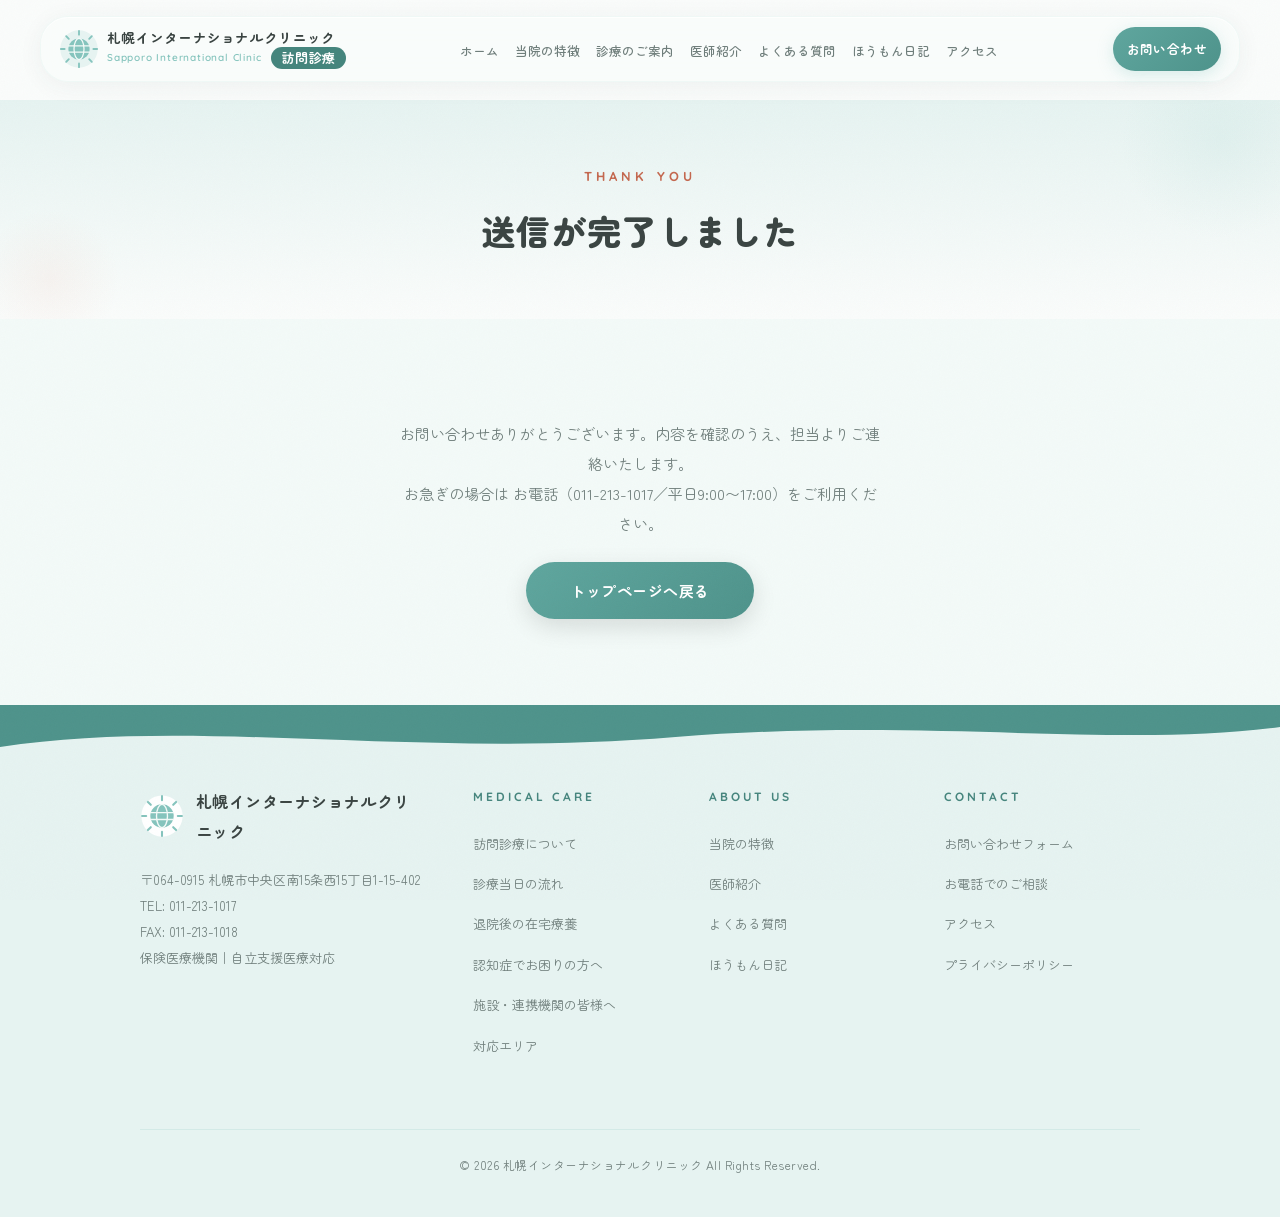
<file: contact-thanks.html>
<!DOCTYPE html>
<html lang="ja">
<head>
<meta charset="UTF-8">
    <meta name="robots" content="noindex, nofollow">
<link rel="preconnect" href="https://www.googletagmanager.com">
<!-- Google tag (gtag.js) -->
<script async src="https://www.googletagmanager.com/gtag/js?id=G-PVZB57DKBD"></script>
<script>
  window.dataLayer = window.dataLayer || [];
  function gtag(){dataLayer.push(arguments);}
  gtag('js', new Date());
  gtag('config', 'G-PVZB57DKBD', { 'anonymize_ip': true });
</script>

<meta name="robots" content="noindex, nofollow">
<meta name="viewport" content="width=device-width, initial-scale=1.0">
<meta name="description" content="お問い合わせありがとうございました。">
<meta name="theme-color" content="#85C4BD">
<title>送信完了 | 札幌インターナショナルクリニック</title>
<link rel="canonical" href="https://sapporo-international-clinic.com/contact-thanks.html">
<link rel="icon" href="favicon.svg" type="image/svg+xml">
<link rel="apple-touch-icon" href="apple-touch-icon.png">

<!-- OGP -->
<meta property="og:type" content="website">
<meta property="og:title" content="送信完了 | 札幌インターナショナルクリニック">
<meta property="og:description" content="お問い合わせありがとうございました。">
<meta property="og:url" content="https://sapporo-international-clinic.com/contact-thanks.html">
<meta property="og:site_name" content="札幌インターナショナルクリニック">
<meta property="og:image" content="https://sapporo-international-clinic.com/assets/images/ogp.jpg">
<meta property="og:locale" content="ja_JP">
<meta name="twitter:card" content="summary_large_image">

<!-- Google Fonts -->
<link rel="preconnect" href="https://fonts.googleapis.com">
<link rel="preconnect" href="https://fonts.gstatic.com" crossorigin>
<link href="https://fonts.googleapis.com/css2?family=Zen+Maru+Gothic:wght@400;500;700;900&family=Quicksand:wght@600;700&display=swap" rel="stylesheet">

<link rel="stylesheet" href="assets/css/style.css?v=15">
</head>
<body>
    <a class="skip-link" href="#top">本文へスキップ</a>
    <header class="header" id="header">
        <div class="header__inner">
            <a href="index.html#top" class="header__logo">
                <div class="header__logo-icon">
                    <!-- ロゴアイコン：太陽×地球 -->
                    <svg viewBox="0 0 64 64" xmlns="http://www.w3.org/2000/svg" aria-hidden="true">
                        <circle cx="32" cy="32" r="30" fill="#E6F3F1"/>
                        <g stroke="#85C4BD" stroke-width="3" stroke-linecap="round">
                            <line x1="32" y1="3" x2="32" y2="9"/>
                            <line x1="32" y1="55" x2="32" y2="61"/>
                            <line x1="3" y1="32" x2="9" y2="32"/>
                            <line x1="55" y1="32" x2="61" y2="32"/>
                            <line x1="11.5" y1="11.5" x2="15.7" y2="15.7"/>
                            <line x1="48.3" y1="48.3" x2="52.5" y2="52.5"/>
                            <line x1="11.5" y1="52.5" x2="15.7" y2="48.3"/>
                            <line x1="48.3" y1="15.7" x2="52.5" y2="11.5"/>
                        </g>
                        <circle cx="32" cy="32" r="17" fill="#85C4BD"/>
                        <g stroke="#F3FAF8" stroke-width="2" fill="none" stroke-linecap="round">
                            <ellipse cx="32" cy="32" rx="8" ry="17"/>
                            <path d="M15.5 27 h33"/>
                            <path d="M15.5 37 h33"/>
                        </g>
                    </svg>
                </div>
                <div class="header__logo-text">
                    札幌インターナショナルクリニック<small>Sapporo International Clinic<span class="header__badge">訪問診療</span></small>
                </div>
            </a>

            <button class="header__menu-btn" id="menuBtn" aria-label="メニューを開く" aria-expanded="false">
                <span class="header__menu-icon"></span>
            </button>

            <nav class="header__nav" id="headerNav" role="navigation">
                <ul class="header__nav-list">
                    <li><a href="index.html#top" class="header__nav-link">ホーム</a></li>
                    <li><a href="index.html#features" class="header__nav-link">当院の特徴</a></li>
                    <li><a href="medical-care.html" class="header__nav-link">診療のご案内</a></li>
                    <li><a href="doctors.html" class="header__nav-link">医師紹介</a></li>
                    <li><a href="faq.html" class="header__nav-link">よくある質問</a></li>
                    <li><a href="blog/" class="header__nav-link">ほうもん日記</a></li>
                    <li><a href="index.html#access" class="header__nav-link">アクセス</a></li>
                </ul>
            </nav>
            <a href="contact.html" class="header__cta">お問い合わせ</a>
        </div>
    </header>
    <main class="site-main" id="top">

<div class="page-header">
    <div class="page-header__inner">
        <p class="page-header__label">Thank You</p>
        <h1 class="page-header__title">送信が完了しました</h1>
    </div>
</div>

<section class="section section--beige">
    <div class="section-header" style="margin-bottom:0;">
        <p class="section-header__text">
            お問い合わせありがとうございます。内容を確認のうえ、担当よりご連絡いたします。<br>
            お急ぎの場合は お電話（011-213-1017／平日9:00〜17:00）をご利用ください。
        </p>
        <p style="text-align:center; margin-top:36px;">
            <a href="index.html" class="cta__btn cta__btn--primary" style="background:linear-gradient(135deg,var(--main-teal-deep),#4E938B);color:#fff;">トップページへ戻る</a>
        </p>
    </div>
</section>

    </main>

    <!-- Footer -->
    <footer class="footer">
        <div class="footer__wave">
            <svg viewBox="0 0 1440 60" fill="none" preserveAspectRatio="none">
                <path d="M0,42 C220,12 460,54 760,32 C1040,12 1260,44 1440,22 L1440,0 L0,0 Z" fill="#4E938B"/>
            </svg>
        </div>
        <div class="footer__inner">
            <div class="footer__about">
                <div class="footer__brand">
                    <div class="footer__brand-icon">
                        <svg viewBox="0 0 64 64" xmlns="http://www.w3.org/2000/svg" aria-hidden="true">
                            <circle cx="32" cy="32" r="30" fill="#FFFFFF"/>
                            <g stroke="#85C4BD" stroke-width="3" stroke-linecap="round">
                                <line x1="32" y1="3" x2="32" y2="9"/>
                                <line x1="32" y1="55" x2="32" y2="61"/>
                                <line x1="3" y1="32" x2="9" y2="32"/>
                                <line x1="55" y1="32" x2="61" y2="32"/>
                                <line x1="11.5" y1="11.5" x2="15.7" y2="15.7"/>
                                <line x1="48.3" y1="48.3" x2="52.5" y2="52.5"/>
                                <line x1="11.5" y1="52.5" x2="15.7" y2="48.3"/>
                                <line x1="48.3" y1="15.7" x2="52.5" y2="11.5"/>
                            </g>
                            <circle cx="32" cy="32" r="17" fill="#85C4BD"/>
                            <g stroke="#F3FAF8" stroke-width="2" fill="none" stroke-linecap="round">
                                <ellipse cx="32" cy="32" rx="8" ry="17"/>
                                <path d="M15.5 27 h33"/>
                                <path d="M15.5 37 h33"/>
                            </g>
                        </svg>
                    </div>
                    <span class="footer__brand-text">札幌インターナショナルクリニック</span>
                </div>
                <p class="footer__info">
                    〒064-0915 札幌市中央区南15条西15丁目1-15-402<br>
                    TEL: 011-213-1017<br>
                    FAX: 011-213-1018<br>
                    保険医療機関｜自立支援医療対応
                </p>
            </div>
            <div>
                <h4 class="footer__title">Medical Care</h4>
                <ul class="footer__links">
                    <li><a href="medical-care.html">訪問診療について</a></li>
                    <li><a href="visit-flow.html">診療当日の流れ</a></li>
                    <li><a href="taiin-support.html">退院後の在宅療養</a></li>
                    <li><a href="ninchisho-care.html">認知症でお困りの方へ</a></li>
                    <li><a href="index.html#partners">施設・連携機関の皆様へ</a></li>
                    <li><a href="medical-care.html#area">対応エリア</a></li>
                </ul>
            </div>
            <div>
                <h4 class="footer__title">About Us</h4>
                <ul class="footer__links">
                    <li><a href="index.html#features">当院の特徴</a></li>
                    <li><a href="doctors.html">医師紹介</a></li>
                    <li><a href="faq.html">よくある質問</a></li>
                    <li><a href="blog/">ほうもん日記</a></li>
                </ul>
            </div>
            <div>
                <h4 class="footer__title">Contact</h4>
                <ul class="footer__links">
                    <li><a href="contact.html">お問い合わせフォーム</a></li>
                    <li><a href="index.html#contact">お電話でのご相談</a></li>
                    <li><a href="index.html#access">アクセス</a></li>
                    <li><a href="privacy.html">プライバシーポリシー</a></li>
                </ul>
            </div>
        </div>
        <div class="footer__bottom">
            <p class="footer__copyright">&copy; 2026 札幌インターナショナルクリニック All Rights Reserved.</p>
        </div>
    </footer>

<script src="assets/js/main.js"></script>
</body>
</html>
</file>
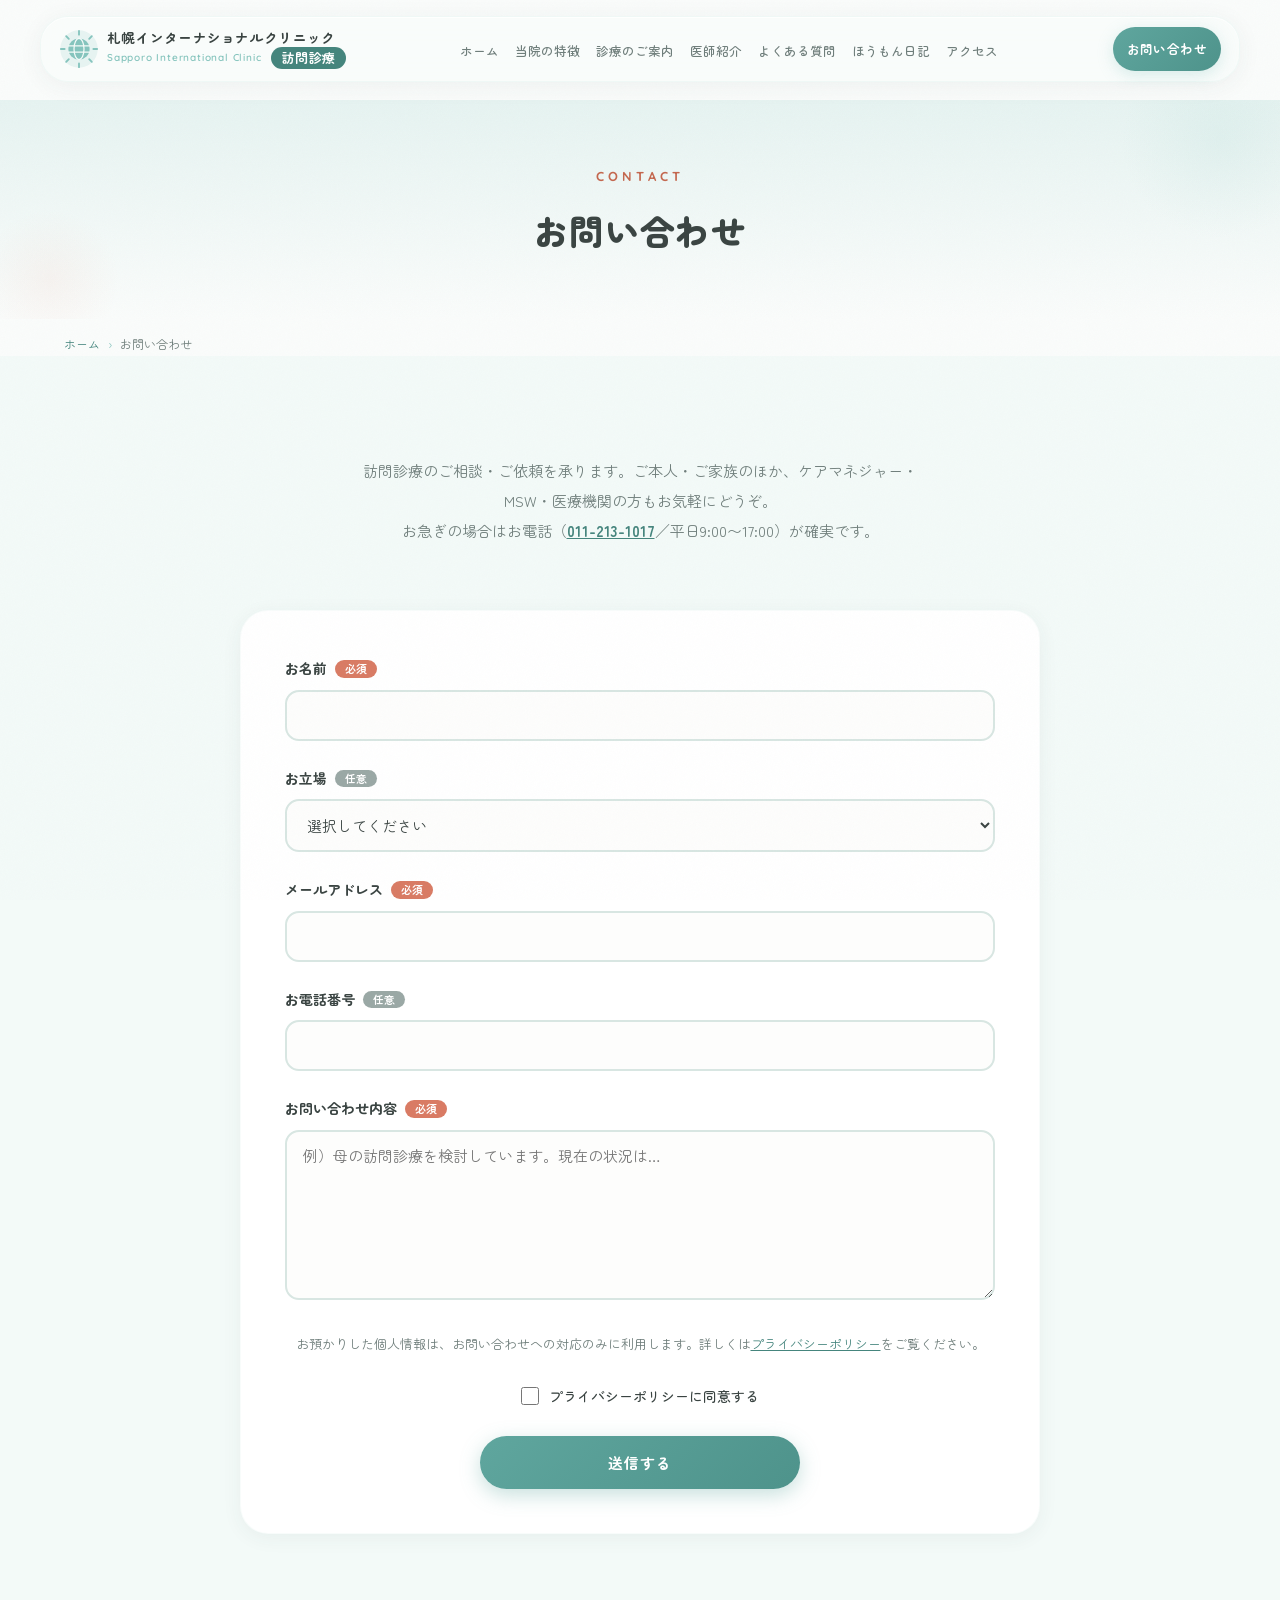
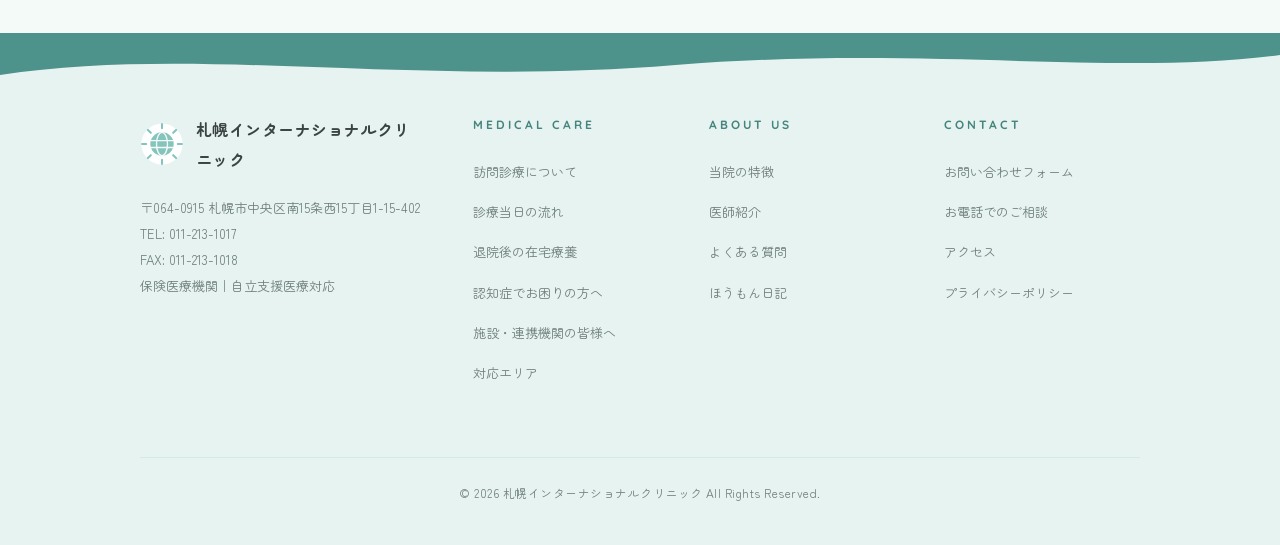
<file: contact.html>
<!DOCTYPE html>
<html lang="ja">
<head>
<meta charset="UTF-8">
    <meta name="robots" content="noindex, nofollow">
<link rel="preconnect" href="https://www.googletagmanager.com">
<!-- Google tag (gtag.js) -->
<script async src="https://www.googletagmanager.com/gtag/js?id=G-PVZB57DKBD"></script>
<script>
  window.dataLayer = window.dataLayer || [];
  function gtag(){dataLayer.push(arguments);}
  gtag('js', new Date());
  gtag('config', 'G-PVZB57DKBD', { 'anonymize_ip': true });
</script>

<meta name="viewport" content="width=device-width, initial-scale=1.0">
<meta name="description" content="札幌インターナショナルクリニック（札幌市の訪問診療）へのお問い合わせフォーム。ご本人・ご家族・ケアマネジャー・医療機関の方のご相談を承ります。">
<meta name="theme-color" content="#85C4BD">
<title>お問い合わせ | 札幌インターナショナルクリニック</title>
<link rel="canonical" href="https://sapporo-international-clinic.com/contact.html">
<link rel="icon" href="favicon.svg" type="image/svg+xml">
<link rel="apple-touch-icon" href="apple-touch-icon.png">

<!-- OGP -->
<meta property="og:type" content="website">
<meta property="og:title" content="お問い合わせ | 札幌インターナショナルクリニック">
<meta property="og:description" content="札幌インターナショナルクリニック（札幌市の訪問診療）へのお問い合わせフォーム。ご本人・ご家族・ケアマネジャー・医療機関の方のご相談を承ります。">
<meta property="og:url" content="https://sapporo-international-clinic.com/contact.html">
<meta property="og:site_name" content="札幌インターナショナルクリニック">
<meta property="og:image" content="https://sapporo-international-clinic.com/assets/images/ogp.jpg">
<meta property="og:locale" content="ja_JP">
<meta name="twitter:card" content="summary_large_image">

<!-- Google Fonts -->
<link rel="preconnect" href="https://fonts.googleapis.com">
<link rel="preconnect" href="https://fonts.gstatic.com" crossorigin>
<link href="https://fonts.googleapis.com/css2?family=Zen+Maru+Gothic:wght@400;500;700;900&family=Quicksand:wght@600;700&display=swap" rel="stylesheet">

<link rel="stylesheet" href="assets/css/style.css?v=15">
</head>
<body>
    <a class="skip-link" href="#top">本文へスキップ</a>
    <header class="header" id="header">
        <div class="header__inner">
            <a href="index.html#top" class="header__logo">
                <div class="header__logo-icon">
                    <!-- ロゴアイコン：太陽×地球 -->
                    <svg viewBox="0 0 64 64" xmlns="http://www.w3.org/2000/svg" aria-hidden="true">
                        <circle cx="32" cy="32" r="30" fill="#E6F3F1"/>
                        <g stroke="#85C4BD" stroke-width="3" stroke-linecap="round">
                            <line x1="32" y1="3" x2="32" y2="9"/>
                            <line x1="32" y1="55" x2="32" y2="61"/>
                            <line x1="3" y1="32" x2="9" y2="32"/>
                            <line x1="55" y1="32" x2="61" y2="32"/>
                            <line x1="11.5" y1="11.5" x2="15.7" y2="15.7"/>
                            <line x1="48.3" y1="48.3" x2="52.5" y2="52.5"/>
                            <line x1="11.5" y1="52.5" x2="15.7" y2="48.3"/>
                            <line x1="48.3" y1="15.7" x2="52.5" y2="11.5"/>
                        </g>
                        <circle cx="32" cy="32" r="17" fill="#85C4BD"/>
                        <g stroke="#F3FAF8" stroke-width="2" fill="none" stroke-linecap="round">
                            <ellipse cx="32" cy="32" rx="8" ry="17"/>
                            <path d="M15.5 27 h33"/>
                            <path d="M15.5 37 h33"/>
                        </g>
                    </svg>
                </div>
                <div class="header__logo-text">
                    札幌インターナショナルクリニック<small>Sapporo International Clinic<span class="header__badge">訪問診療</span></small>
                </div>
            </a>

            <button class="header__menu-btn" id="menuBtn" aria-label="メニューを開く" aria-expanded="false">
                <span class="header__menu-icon"></span>
            </button>

            <nav class="header__nav" id="headerNav" role="navigation">
                <ul class="header__nav-list">
                    <li><a href="index.html#top" class="header__nav-link">ホーム</a></li>
                    <li><a href="index.html#features" class="header__nav-link">当院の特徴</a></li>
                    <li><a href="medical-care.html" class="header__nav-link">診療のご案内</a></li>
                    <li><a href="doctors.html" class="header__nav-link">医師紹介</a></li>
                    <li><a href="faq.html" class="header__nav-link">よくある質問</a></li>
                    <li><a href="blog/" class="header__nav-link">ほうもん日記</a></li>
                    <li><a href="index.html#access" class="header__nav-link">アクセス</a></li>
                </ul>
            </nav>
            <a href="contact.html" class="header__cta">お問い合わせ</a>
        </div>
    </header>
    <main class="site-main" id="top">

<!-- Page Header -->
<div class="page-header">
    <div class="page-header__inner">
        <p class="page-header__label">Contact</p>
        <h1 class="page-header__title">お問い合わせ</h1>
    </div>
</div>

<nav class="breadcrumb" aria-label="パンくずリスト">
    <ol>
        <li><a href="index.html">ホーム</a></li>
        <li aria-current="page">お問い合わせ</li>
    </ol>
</nav>

<section class="section section--beige">
    <div class="section-header">
        <p class="section-header__text" style="max-width:560px;">
            訪問診療のご相談・ご依頼を承ります。ご本人・ご家族のほか、ケアマネジャー・MSW・医療機関の方もお気軽にどうぞ。<br>
            お急ぎの場合はお電話（<a href="tel:0112131017" style="color:var(--main-teal-text);font-weight:700;">011-213-1017</a>／平日9:00〜17:00）が確実です。
        </p>
    </div>
    <form class="contact-form" action="send.php" method="post" id="contactForm">
        <div class="form-row">
            <label for="f-name">お名前<span class="form-badge">必須</span></label>
            <input class="form-input" type="text" id="f-name" name="name" required maxlength="60" autocomplete="name">
        </div>
        <div class="form-row">
            <label for="f-role">お立場<span class="form-badge form-badge--opt">任意</span></label>
            <select class="form-select" id="f-role" name="role">
                <option value="">選択してください</option>
                <option>ご本人</option>
                <option>ご家族</option>
                <option>ケアマネジャー・MSW・支援機関の方</option>
                <option>医療機関の方</option>
                <option>施設の方</option>
                <option>その他</option>
            </select>
        </div>
        <div class="form-row">
            <label for="f-email">メールアドレス<span class="form-badge">必須</span></label>
            <input class="form-input" type="email" id="f-email" name="email" required maxlength="120" autocomplete="email">
        </div>
        <div class="form-row">
            <label for="f-tel">お電話番号<span class="form-badge form-badge--opt">任意</span></label>
            <input class="form-input" type="tel" id="f-tel" name="tel" maxlength="20" autocomplete="tel">
        </div>
        <div class="form-row">
            <label for="f-message">お問い合わせ内容<span class="form-badge">必須</span></label>
            <textarea class="form-textarea" id="f-message" name="message" required maxlength="2000" placeholder="例）母の訪問診療を検討しています。現在の状況は…"></textarea>
        </div>
        <p class="hp-field" aria-hidden="true"><label>このフィールドは空のままにしてください<input type="text" name="website" tabindex="-1" autocomplete="off"></label></p>
        <p class="form-note">お預かりした個人情報は、お問い合わせへの対応のみに利用します。詳しくは<a href="privacy.html" style="color:var(--main-teal-text);">プライバシーポリシー</a>をご覧ください。</p>
        <div class="form-agree">
            <input type="checkbox" id="f-agree" required>
            <label for="f-agree" style="margin:0;font-weight:500;">プライバシーポリシーに同意する</label>
        </div>
        <button class="form-submit" type="submit">送信する</button>
    </form>
</section>

    </main>

    <!-- Footer -->
    <footer class="footer">
        <div class="footer__wave">
            <svg viewBox="0 0 1440 60" fill="none" preserveAspectRatio="none">
                <path d="M0,42 C220,12 460,54 760,32 C1040,12 1260,44 1440,22 L1440,0 L0,0 Z" fill="#4E938B"/>
            </svg>
        </div>
        <div class="footer__inner">
            <div class="footer__about">
                <div class="footer__brand">
                    <div class="footer__brand-icon">
                        <svg viewBox="0 0 64 64" xmlns="http://www.w3.org/2000/svg" aria-hidden="true">
                            <circle cx="32" cy="32" r="30" fill="#FFFFFF"/>
                            <g stroke="#85C4BD" stroke-width="3" stroke-linecap="round">
                                <line x1="32" y1="3" x2="32" y2="9"/>
                                <line x1="32" y1="55" x2="32" y2="61"/>
                                <line x1="3" y1="32" x2="9" y2="32"/>
                                <line x1="55" y1="32" x2="61" y2="32"/>
                                <line x1="11.5" y1="11.5" x2="15.7" y2="15.7"/>
                                <line x1="48.3" y1="48.3" x2="52.5" y2="52.5"/>
                                <line x1="11.5" y1="52.5" x2="15.7" y2="48.3"/>
                                <line x1="48.3" y1="15.7" x2="52.5" y2="11.5"/>
                            </g>
                            <circle cx="32" cy="32" r="17" fill="#85C4BD"/>
                            <g stroke="#F3FAF8" stroke-width="2" fill="none" stroke-linecap="round">
                                <ellipse cx="32" cy="32" rx="8" ry="17"/>
                                <path d="M15.5 27 h33"/>
                                <path d="M15.5 37 h33"/>
                            </g>
                        </svg>
                    </div>
                    <span class="footer__brand-text">札幌インターナショナルクリニック</span>
                </div>
                <p class="footer__info">
                    〒064-0915 札幌市中央区南15条西15丁目1-15-402<br>
                    TEL: 011-213-1017<br>
                    FAX: 011-213-1018<br>
                    保険医療機関｜自立支援医療対応
                </p>
            </div>
            <div>
                <h4 class="footer__title">Medical Care</h4>
                <ul class="footer__links">
                    <li><a href="medical-care.html">訪問診療について</a></li>
                    <li><a href="visit-flow.html">診療当日の流れ</a></li>
                    <li><a href="taiin-support.html">退院後の在宅療養</a></li>
                    <li><a href="ninchisho-care.html">認知症でお困りの方へ</a></li>
                    <li><a href="index.html#partners">施設・連携機関の皆様へ</a></li>
                    <li><a href="medical-care.html#area">対応エリア</a></li>
                </ul>
            </div>
            <div>
                <h4 class="footer__title">About Us</h4>
                <ul class="footer__links">
                    <li><a href="index.html#features">当院の特徴</a></li>
                    <li><a href="doctors.html">医師紹介</a></li>
                    <li><a href="faq.html">よくある質問</a></li>
                    <li><a href="blog/">ほうもん日記</a></li>
                </ul>
            </div>
            <div>
                <h4 class="footer__title">Contact</h4>
                <ul class="footer__links">
                    <li><a href="contact.html">お問い合わせフォーム</a></li>
                    <li><a href="index.html#contact">お電話でのご相談</a></li>
                    <li><a href="index.html#access">アクセス</a></li>
                    <li><a href="privacy.html">プライバシーポリシー</a></li>
                </ul>
            </div>
        </div>
        <div class="footer__bottom">
            <p class="footer__copyright">&copy; 2026 札幌インターナショナルクリニック All Rights Reserved.</p>
        </div>
    </footer>

<script src="assets/js/main.js"></script>
</body>
</html>
</file>
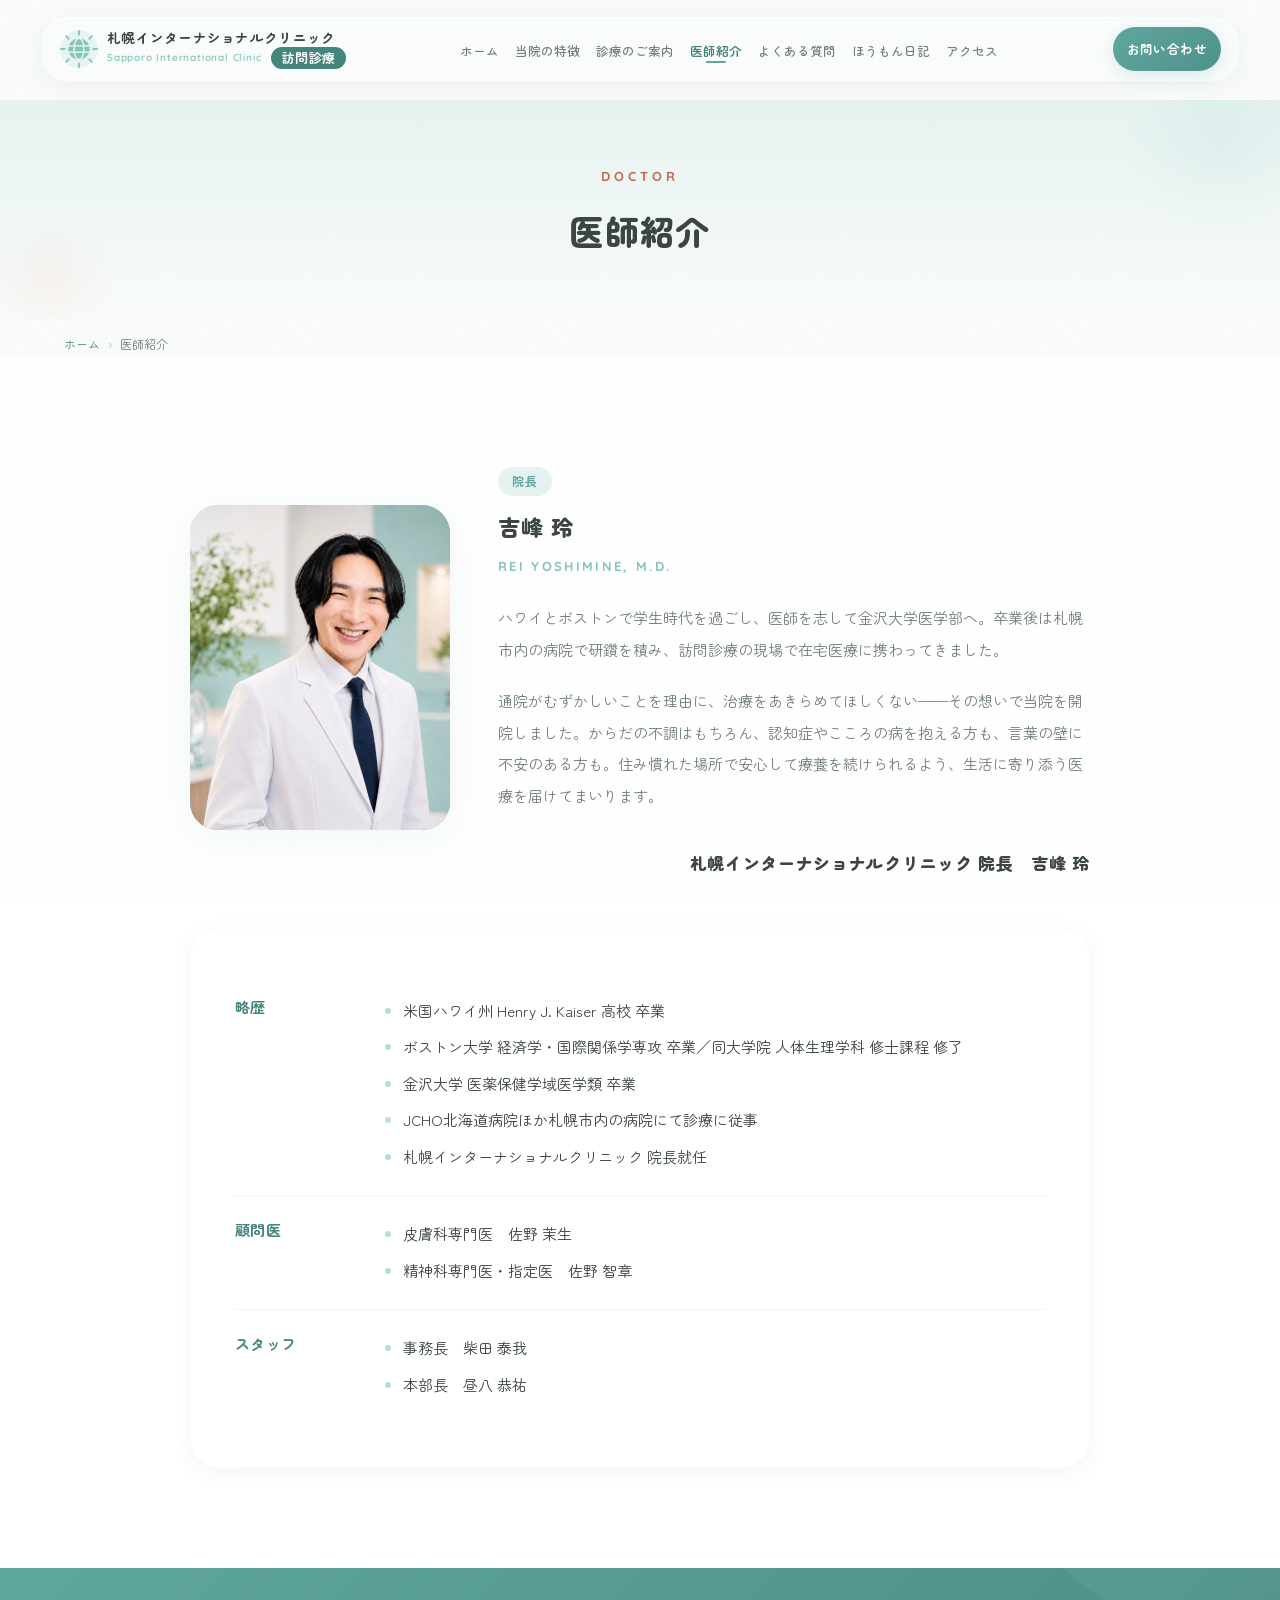
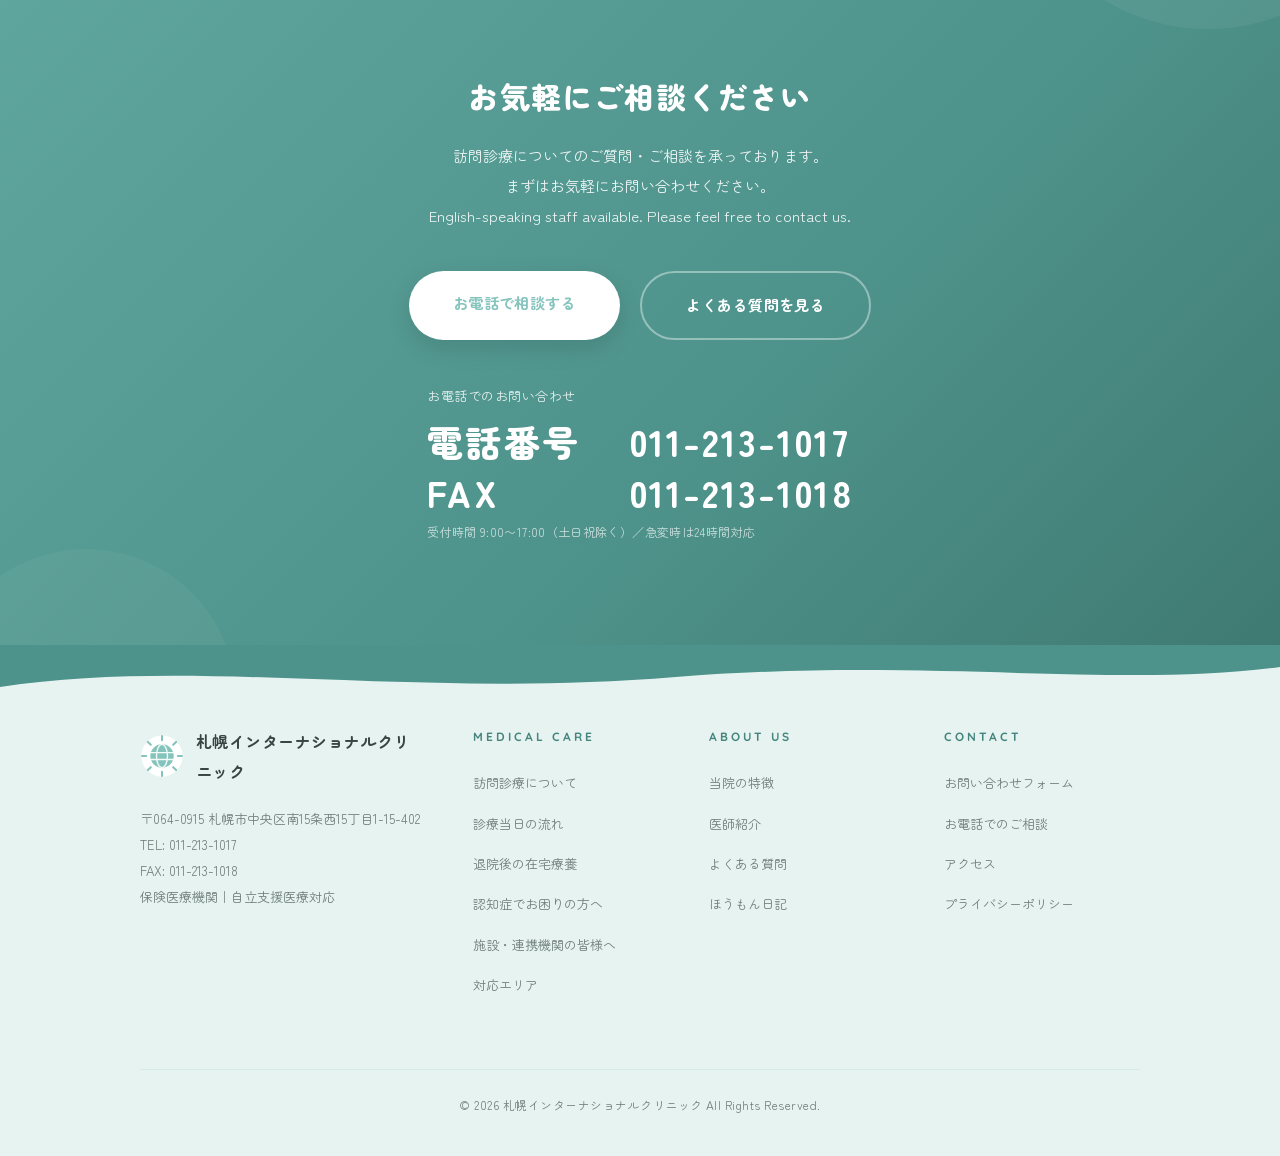
<file: doctors.html>
<!DOCTYPE html>
<html lang="ja">
<head>
<meta charset="UTF-8">
    <meta name="robots" content="noindex, nofollow">
<link rel="preconnect" href="https://www.googletagmanager.com">
<!-- Google tag (gtag.js) -->
<script async src="https://www.googletagmanager.com/gtag/js?id=G-PVZB57DKBD"></script>
<script>
  window.dataLayer = window.dataLayer || [];
  function gtag(){dataLayer.push(arguments);}
  gtag('js', new Date());
  gtag('config', 'G-PVZB57DKBD', { 'anonymize_ip': true });
</script>

<meta name="viewport" content="width=device-width, initial-scale=1.0">
<meta name="description" content="札幌インターナショナルクリニック院長・吉峰玲のご紹介。米国で学び、札幌市内の病院での臨床経験を経て訪問診療・在宅医療に従事。英語での診療に対応します。">
<meta name="theme-color" content="#85C4BD">
<title>医師紹介｜院長 吉峰 玲 | 札幌インターナショナルクリニック</title>
<link rel="canonical" href="https://sapporo-international-clinic.com/doctors.html">
<link rel="icon" href="favicon.svg" type="image/svg+xml">
<link rel="apple-touch-icon" href="apple-touch-icon.png">

<!-- OGP -->
<meta property="og:type" content="website">
<meta property="og:title" content="医師紹介｜院長 吉峰 玲 | 札幌インターナショナルクリニック">
<meta property="og:description" content="札幌インターナショナルクリニック院長・吉峰玲のご紹介。米国で学び、札幌市内の病院での臨床経験を経て訪問診療・在宅医療に従事。英語での診療に対応します。">
<meta property="og:url" content="https://sapporo-international-clinic.com/doctors.html">
<meta property="og:site_name" content="札幌インターナショナルクリニック">
<meta property="og:image" content="https://sapporo-international-clinic.com/assets/images/ogp.jpg">
<meta property="og:locale" content="ja_JP">
<meta property="og:image:width" content="1200">
<meta property="og:image:height" content="630">
<meta property="og:image:alt" content="札幌インターナショナルクリニック（札幌市の訪問診療・在宅医療）">
<meta name="twitter:card" content="summary_large_image">
<meta name="geo.region" content="JP-01">
<meta name="geo.placename" content="札幌市中央区">

<!-- Google Fonts -->
<link rel="preconnect" href="https://fonts.googleapis.com">
<link rel="preconnect" href="https://fonts.gstatic.com" crossorigin>
<link href="https://fonts.googleapis.com/css2?family=Zen+Maru+Gothic:wght@400;500;700;900&family=Quicksand:wght@600;700&display=swap" rel="stylesheet">

<link rel="stylesheet" href="assets/css/style.css?v=15">
</head>
<body>
    <a class="skip-link" href="#main">本文へスキップ</a>
    <header class="header" id="header">
        <div class="header__inner">
            <a href="index.html#top" class="header__logo">
                <div class="header__logo-icon">
                    <!-- ロゴアイコン：太陽×地球 -->
                    <svg viewBox="0 0 64 64" xmlns="http://www.w3.org/2000/svg" aria-hidden="true">
                        <circle cx="32" cy="32" r="30" fill="#E6F3F1"/>
                        <g stroke="#85C4BD" stroke-width="3" stroke-linecap="round">
                            <line x1="32" y1="3" x2="32" y2="9"/>
                            <line x1="32" y1="55" x2="32" y2="61"/>
                            <line x1="3" y1="32" x2="9" y2="32"/>
                            <line x1="55" y1="32" x2="61" y2="32"/>
                            <line x1="11.5" y1="11.5" x2="15.7" y2="15.7"/>
                            <line x1="48.3" y1="48.3" x2="52.5" y2="52.5"/>
                            <line x1="11.5" y1="52.5" x2="15.7" y2="48.3"/>
                            <line x1="48.3" y1="15.7" x2="52.5" y2="11.5"/>
                        </g>
                        <circle cx="32" cy="32" r="17" fill="#85C4BD"/>
                        <g stroke="#F3FAF8" stroke-width="2" fill="none" stroke-linecap="round">
                            <ellipse cx="32" cy="32" rx="8" ry="17"/>
                            <path d="M15.5 27 h33"/>
                            <path d="M15.5 37 h33"/>
                        </g>
                    </svg>
                </div>
                <div class="header__logo-text">
                    札幌インターナショナルクリニック<small>Sapporo International Clinic<span class="header__badge">訪問診療</span></small>
                </div>
            </a>

            <button class="header__menu-btn" id="menuBtn" aria-label="メニューを開く" aria-expanded="false">
                <span class="header__menu-icon"></span>
            </button>

            <nav class="header__nav" id="headerNav" role="navigation">
                <ul class="header__nav-list">
                    <li><a href="index.html#top" class="header__nav-link">ホーム</a></li>
                    <li><a href="index.html#features" class="header__nav-link">当院の特徴</a></li>
                    <li><a href="medical-care.html" class="header__nav-link">診療のご案内</a></li>
                    <li><a href="doctors.html" class="header__nav-link header__nav-link--active" aria-current="page">医師紹介</a></li>
                    <li><a href="faq.html" class="header__nav-link">よくある質問</a></li>
                    <li><a href="blog/" class="header__nav-link">ほうもん日記</a></li>
                    <li><a href="index.html#access" class="header__nav-link">アクセス</a></li>
                </ul>
            </nav>
            <a href="contact.html" class="header__cta">お問い合わせ</a>
        </div>
    </header>
    <main class="site-main" id="main">

<!-- Page Header -->
<div class="page-header">
    <div class="page-header__inner">
        <p class="page-header__label">Doctor</p>
        <h1 class="page-header__title">医師紹介</h1>
    </div>
</div>

<nav class="breadcrumb" aria-label="パンくずリスト">
    <ol>
        <li><a href="index.html">ホーム</a></li>
        <li aria-current="page">医師紹介</li>
    </ol>
</nav>

<!-- Doctors Section -->
<section class="section section--white" id="doctors">
    <div class="doctor-profile">
        <div class="doctor-profile__image-placeholder fade-in">
            <img src="assets/images/doctor.jpg" alt="札幌インターナショナルクリニック（札幌市の訪問診療） 院長 吉峰玲" width="800" height="1000">
        </div>
        <div class="doctor-profile__content fade-in">
            <p class="doctor-profile__role">院長</p>
            <h2 class="doctor-profile__name">吉峰 玲</h2>
            <p class="doctor-profile__name-en">Rei Yoshimine, M.D.</p>
            <p class="doctor-profile__message">
                ハワイとボストンで学生時代を過ごし、医師を志して金沢大学医学部へ。卒業後は札幌市内の病院で研鑽を積み、訪問診療の現場で在宅医療に携わってきました。
            </p>
            <p class="doctor-profile__message">
                通院がむずかしいことを理由に、治療をあきらめてほしくない——その想いで当院を開院しました。からだの不調はもちろん、認知症やこころの病を抱える方も、言葉の壁に不安のある方も。住み慣れた場所で安心して療養を続けられるよう、生活に寄り添う医療を届けてまいります。
            </p>
            <p class="doctor-profile__signature">札幌インターナショナルクリニック 院長　吉峰 玲</p>
        </div>
    </div>
    <dl class="profile-card fade-in">
        <div class="profile-card__row">
            <dt>略歴</dt>
            <dd>
                <ul>
                    <li>米国ハワイ州 Henry J. Kaiser 高校 卒業</li>
                    <li>ボストン大学 経済学・国際関係学専攻 卒業／同大学院 人体生理学科 修士課程 修了</li>
                    <li>金沢大学 医薬保健学域医学類 卒業</li>
                    <li>JCHO北海道病院ほか札幌市内の病院にて診療に従事</li>
                    <li>札幌インターナショナルクリニック 院長就任</li>
                </ul>
            </dd>
        </div>
        <div class="profile-card__row">
            <dt>顧問医</dt>
            <dd>
                <ul>
                    <li>皮膚科専門医　佐野 茉生</li>
                    <li>精神科専門医・指定医　佐野 智章</li>
                </ul>
            </dd>
        </div>
        <div class="profile-card__row">
            <dt>スタッフ</dt>
            <dd>
                <ul>
                    <li>事務長　柴田 泰我</li>
                    <li>本部長　昼八 恭祐</li>
                </ul>
            </dd>
        </div>
    </dl>
</section>

    </main>

    <!-- CTA Section -->
    <section class="cta" id="contact">
        <div class="cta__inner">
            <h2 class="cta__title">お気軽にご相談ください</h2>
            <p class="cta__text">
                訪問診療についてのご質問・ご相談を承っております。<br class="u-br-pc">まずはお気軽にお問い合わせください。<br>
                English-speaking staff available. Please feel free to contact us.
            </p>
            <div class="cta__buttons">
                <a href="tel:0112131017" class="cta__btn cta__btn--primary">お電話で相談する</a>
                <a href="faq.html" class="cta__btn cta__btn--secondary">よくある質問を見る</a>
            </div>
            <div class="cta__phone">
                <p class="cta__phone-label">お電話でのお問い合わせ</p>
                <p class="cta__phone-number">
                    <span class="cta__phone-term">電話番号</span>
                    <span class="cta__phone-value"><a href="tel:0112131017">011-213-1017</a></span>
                </p>
                <p class="cta__phone-fax">
                    <span class="cta__phone-term">FAX</span>
                    <span class="cta__phone-value">011-213-1018</span>
                </p>
                <span class="cta__phone-note">受付時間 9:00〜17:00（土日祝除く）／急変時は24時間対応</span>
            </div>
        </div>
    </section>

    <!-- Footer -->
    <footer class="footer">
        <div class="footer__wave">
            <svg viewBox="0 0 1440 60" fill="none" preserveAspectRatio="none">
                <path d="M0,42 C220,12 460,54 760,32 C1040,12 1260,44 1440,22 L1440,0 L0,0 Z" fill="#4E938B"/>
            </svg>
        </div>
        <div class="footer__inner">
            <div class="footer__about">
                <div class="footer__brand">
                    <div class="footer__brand-icon">
                        <svg viewBox="0 0 64 64" xmlns="http://www.w3.org/2000/svg" aria-hidden="true">
                            <circle cx="32" cy="32" r="30" fill="#FFFFFF"/>
                            <g stroke="#85C4BD" stroke-width="3" stroke-linecap="round">
                                <line x1="32" y1="3" x2="32" y2="9"/>
                                <line x1="32" y1="55" x2="32" y2="61"/>
                                <line x1="3" y1="32" x2="9" y2="32"/>
                                <line x1="55" y1="32" x2="61" y2="32"/>
                                <line x1="11.5" y1="11.5" x2="15.7" y2="15.7"/>
                                <line x1="48.3" y1="48.3" x2="52.5" y2="52.5"/>
                                <line x1="11.5" y1="52.5" x2="15.7" y2="48.3"/>
                                <line x1="48.3" y1="15.7" x2="52.5" y2="11.5"/>
                            </g>
                            <circle cx="32" cy="32" r="17" fill="#85C4BD"/>
                            <g stroke="#F3FAF8" stroke-width="2" fill="none" stroke-linecap="round">
                                <ellipse cx="32" cy="32" rx="8" ry="17"/>
                                <path d="M15.5 27 h33"/>
                                <path d="M15.5 37 h33"/>
                            </g>
                        </svg>
                    </div>
                    <span class="footer__brand-text">札幌インターナショナルクリニック</span>
                </div>
                <p class="footer__info">
                    〒064-0915 札幌市中央区南15条西15丁目1-15-402<br>
                    TEL: 011-213-1017<br>
                    FAX: 011-213-1018<br>
                    保険医療機関｜自立支援医療対応
                </p>
            </div>
            <div>
                <h4 class="footer__title">Medical Care</h4>
                <ul class="footer__links">
                    <li><a href="medical-care.html">訪問診療について</a></li>
                    <li><a href="visit-flow.html">診療当日の流れ</a></li>
                    <li><a href="taiin-support.html">退院後の在宅療養</a></li>
                    <li><a href="ninchisho-care.html">認知症でお困りの方へ</a></li>
                    <li><a href="index.html#partners">施設・連携機関の皆様へ</a></li>
                    <li><a href="medical-care.html#area">対応エリア</a></li>
                </ul>
            </div>
            <div>
                <h4 class="footer__title">About Us</h4>
                <ul class="footer__links">
                    <li><a href="index.html#features">当院の特徴</a></li>
                    <li><a href="doctors.html">医師紹介</a></li>
                    <li><a href="faq.html">よくある質問</a></li>
                    <li><a href="blog/">ほうもん日記</a></li>
                </ul>
            </div>
            <div>
                <h4 class="footer__title">Contact</h4>
                <ul class="footer__links">
                    <li><a href="contact.html">お問い合わせフォーム</a></li>
                    <li><a href="index.html#contact">お電話でのご相談</a></li>
                    <li><a href="index.html#access">アクセス</a></li>
                    <li><a href="privacy.html">プライバシーポリシー</a></li>
                </ul>
            </div>
        </div>
        <div class="footer__bottom">
            <p class="footer__copyright">&copy; 2026 札幌インターナショナルクリニック All Rights Reserved.</p>
        </div>
    </footer>

<script src="assets/js/main.js"></script>
<script type="application/ld+json">
{
 "@context": "https://schema.org",
 "@type": "BreadcrumbList",
 "itemListElement": [
  {
   "@type": "ListItem",
   "position": 1,
   "name": "ホーム",
   "item": "https://sapporo-international-clinic.com/"
  },
  {
   "@type": "ListItem",
   "position": 2,
   "name": "医師紹介",
   "item": "https://sapporo-international-clinic.com/doctors.html"
  }
 ]
}
</script>
<script type="application/ld+json">
{
 "@context": "https://schema.org",
 "@type": "Physician",
 "name": "吉峰 玲",
 "alternateName": "Rei Yoshimine",
 "jobTitle": "院長",
 "image": "https://sapporo-international-clinic.com/assets/images/doctor.jpg",
 "url": "https://sapporo-international-clinic.com/doctors.html",
 "knowsLanguage": [
  "ja",
  "en"
 ],
 "alumniOf": [
  {
   "@type": "CollegeOrUniversity",
   "name": "金沢大学"
  },
  {
   "@type": "CollegeOrUniversity",
   "name": "Boston University"
  }
 ],
 "worksFor": {
  "@type": "MedicalClinic",
  "name": "札幌インターナショナルクリニック",
  "url": "https://sapporo-international-clinic.com/"
 }
}
</script>
</body>
</html>
</file>
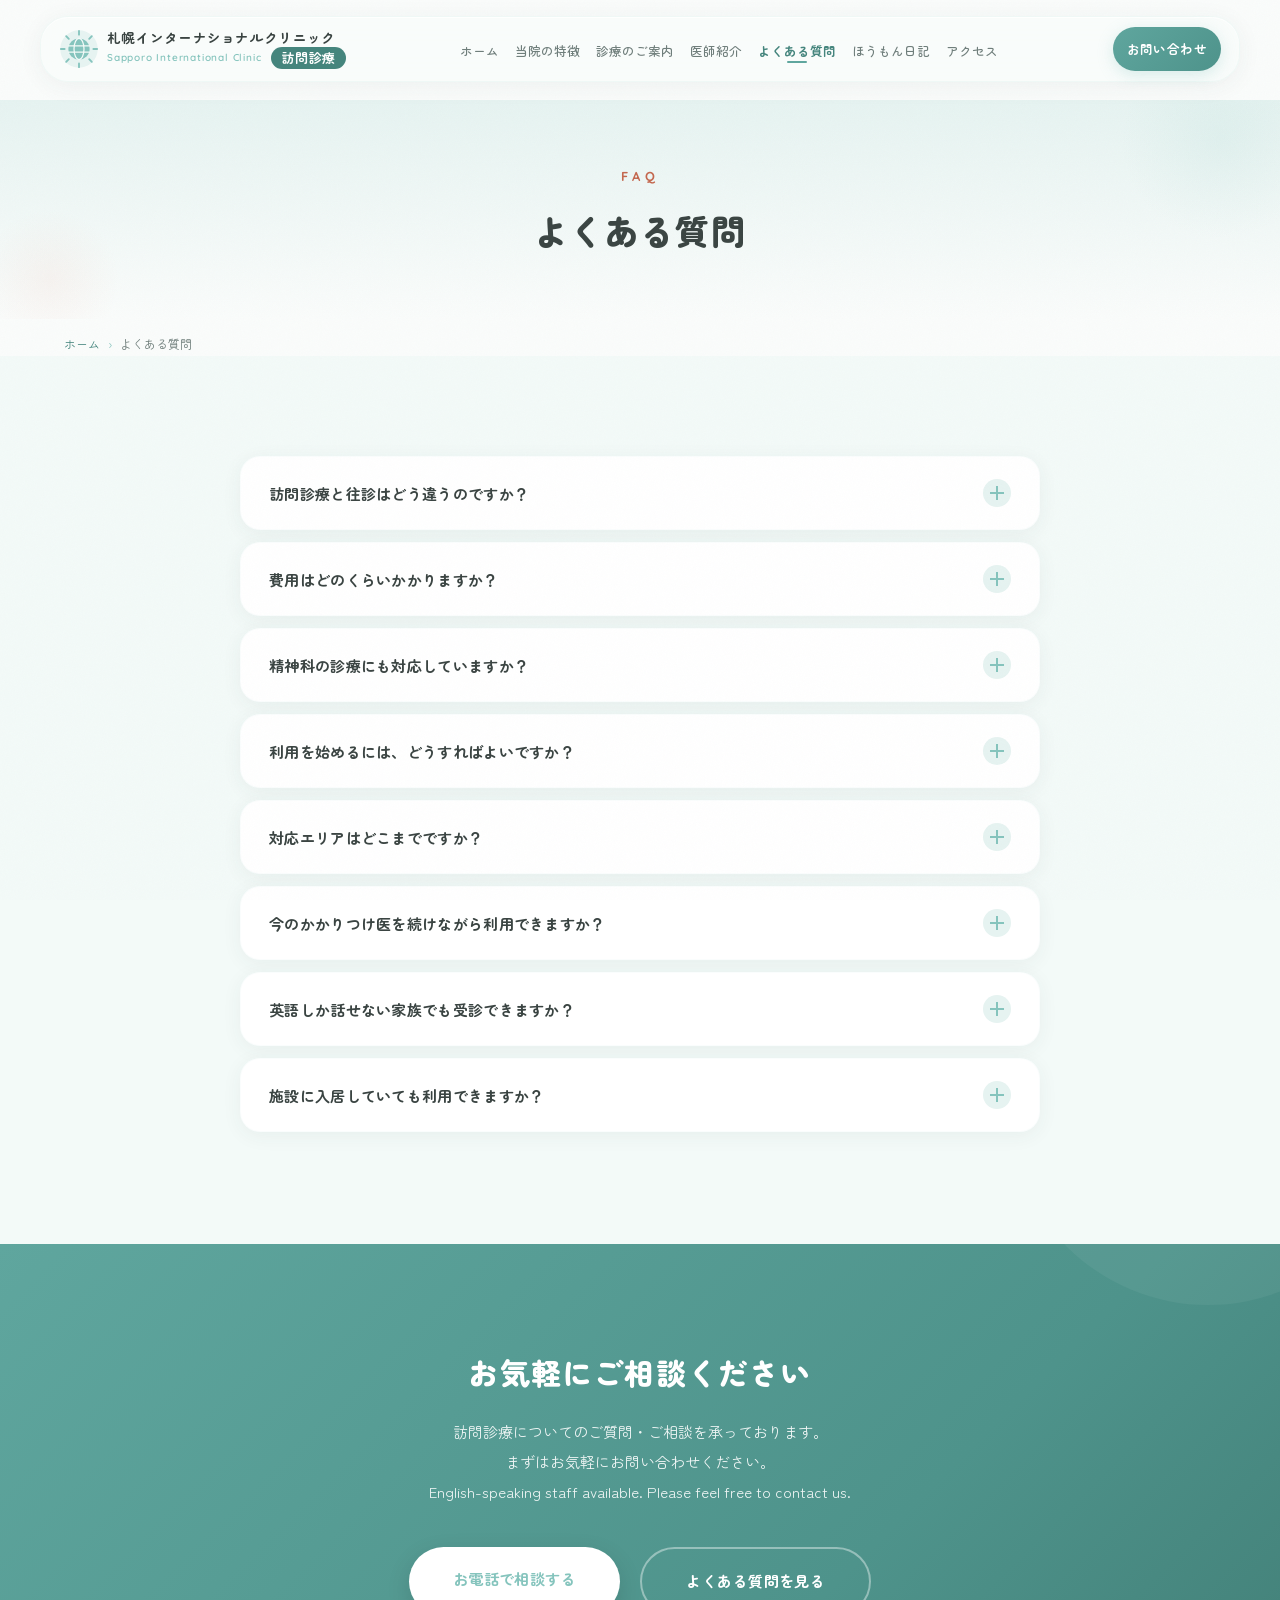
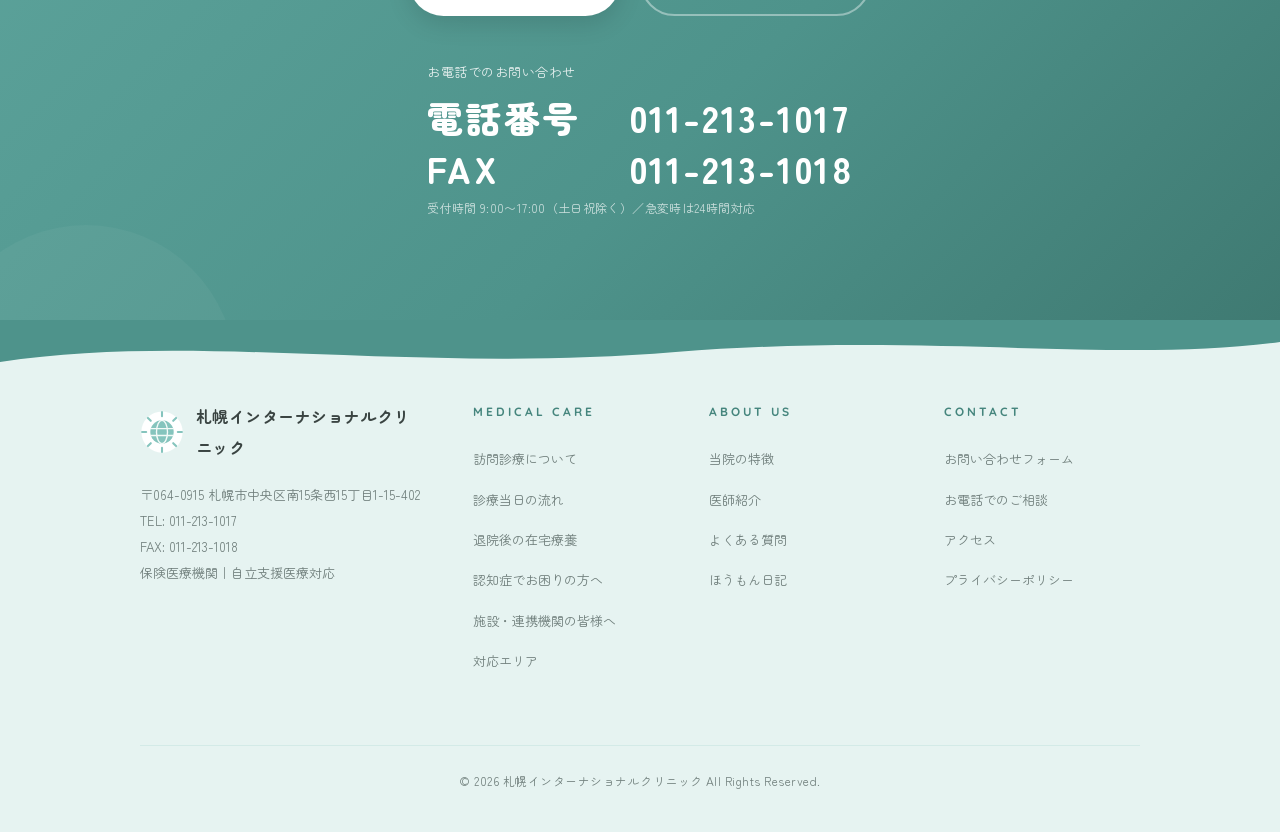
<file: faq.html>
<!DOCTYPE html>
<html lang="ja">
<head>
<meta charset="UTF-8">
    <meta name="robots" content="noindex, nofollow">
<link rel="preconnect" href="https://www.googletagmanager.com">
<!-- Google tag (gtag.js) -->
<script async src="https://www.googletagmanager.com/gtag/js?id=G-PVZB57DKBD"></script>
<script>
  window.dataLayer = window.dataLayer || [];
  function gtag(){dataLayer.push(arguments);}
  gtag('js', new Date());
  gtag('config', 'G-PVZB57DKBD', { 'anonymize_ip': true });
</script>

<meta name="viewport" content="width=device-width, initial-scale=1.0">
<meta name="description" content="訪問診療と往診の違い、費用、精神科の対応、施設への訪問、英語での診療、利用開始の流れなど、よくいただくご質問にお答えします。">
<meta name="theme-color" content="#85C4BD">
<title>よくある質問｜費用・対象・英語対応など | 札幌インターナショナルクリニック</title>
<link rel="canonical" href="https://sapporo-international-clinic.com/faq.html">
<link rel="icon" href="favicon.svg" type="image/svg+xml">
<link rel="apple-touch-icon" href="apple-touch-icon.png">

<!-- OGP -->
<meta property="og:type" content="website">
<meta property="og:title" content="よくある質問｜費用・対象・英語対応など | 札幌インターナショナルクリニック">
<meta property="og:description" content="訪問診療と往診の違い、費用、精神科の対応、施設への訪問、英語での診療、利用開始の流れなど、よくいただくご質問にお答えします。">
<meta property="og:url" content="https://sapporo-international-clinic.com/faq.html">
<meta property="og:site_name" content="札幌インターナショナルクリニック">
<meta property="og:image" content="https://sapporo-international-clinic.com/assets/images/ogp.jpg">
<meta property="og:locale" content="ja_JP">
<meta property="og:image:width" content="1200">
<meta property="og:image:height" content="630">
<meta property="og:image:alt" content="札幌インターナショナルクリニック（札幌市の訪問診療・在宅医療）">
<meta name="twitter:card" content="summary_large_image">
<meta name="geo.region" content="JP-01">
<meta name="geo.placename" content="札幌市中央区">

<!-- Google Fonts -->
<link rel="preconnect" href="https://fonts.googleapis.com">
<link rel="preconnect" href="https://fonts.gstatic.com" crossorigin>
<link href="https://fonts.googleapis.com/css2?family=Zen+Maru+Gothic:wght@400;500;700;900&family=Quicksand:wght@600;700&display=swap" rel="stylesheet">

<link rel="stylesheet" href="assets/css/style.css?v=15">
</head>
<body>
    <a class="skip-link" href="#main">本文へスキップ</a>
    <header class="header" id="header">
        <div class="header__inner">
            <a href="index.html#top" class="header__logo">
                <div class="header__logo-icon">
                    <!-- ロゴアイコン：太陽×地球 -->
                    <svg viewBox="0 0 64 64" xmlns="http://www.w3.org/2000/svg" aria-hidden="true">
                        <circle cx="32" cy="32" r="30" fill="#E6F3F1"/>
                        <g stroke="#85C4BD" stroke-width="3" stroke-linecap="round">
                            <line x1="32" y1="3" x2="32" y2="9"/>
                            <line x1="32" y1="55" x2="32" y2="61"/>
                            <line x1="3" y1="32" x2="9" y2="32"/>
                            <line x1="55" y1="32" x2="61" y2="32"/>
                            <line x1="11.5" y1="11.5" x2="15.7" y2="15.7"/>
                            <line x1="48.3" y1="48.3" x2="52.5" y2="52.5"/>
                            <line x1="11.5" y1="52.5" x2="15.7" y2="48.3"/>
                            <line x1="48.3" y1="15.7" x2="52.5" y2="11.5"/>
                        </g>
                        <circle cx="32" cy="32" r="17" fill="#85C4BD"/>
                        <g stroke="#F3FAF8" stroke-width="2" fill="none" stroke-linecap="round">
                            <ellipse cx="32" cy="32" rx="8" ry="17"/>
                            <path d="M15.5 27 h33"/>
                            <path d="M15.5 37 h33"/>
                        </g>
                    </svg>
                </div>
                <div class="header__logo-text">
                    札幌インターナショナルクリニック<small>Sapporo International Clinic<span class="header__badge">訪問診療</span></small>
                </div>
            </a>

            <button class="header__menu-btn" id="menuBtn" aria-label="メニューを開く" aria-expanded="false">
                <span class="header__menu-icon"></span>
            </button>

            <nav class="header__nav" id="headerNav" role="navigation">
                <ul class="header__nav-list">
                    <li><a href="index.html#top" class="header__nav-link">ホーム</a></li>
                    <li><a href="index.html#features" class="header__nav-link">当院の特徴</a></li>
                    <li><a href="medical-care.html" class="header__nav-link">診療のご案内</a></li>
                    <li><a href="doctors.html" class="header__nav-link">医師紹介</a></li>
                    <li><a href="faq.html" class="header__nav-link header__nav-link--active" aria-current="page">よくある質問</a></li>
                    <li><a href="blog/" class="header__nav-link">ほうもん日記</a></li>
                    <li><a href="index.html#access" class="header__nav-link">アクセス</a></li>
                </ul>
            </nav>
            <a href="contact.html" class="header__cta">お問い合わせ</a>
        </div>
    </header>
    <main class="site-main" id="main">

<!-- Page Header -->
<div class="page-header">
    <div class="page-header__inner">
        <p class="page-header__label">FAQ</p>
        <h1 class="page-header__title">よくある質問</h1>
    </div>
</div>

<nav class="breadcrumb" aria-label="パンくずリスト">
    <ol>
        <li><a href="index.html">ホーム</a></li>
        <li aria-current="page">よくある質問</li>
    </ol>
</nav>

<!-- FAQ Section -->
<section class="section section--beige" id="faq">
    <div class="faq-category">
        <div class="faq-item fade-in">
            <button class="faq-item__question" aria-expanded="false">
                訪問診療と往診はどう違うのですか？
                <span class="faq-item__icon"></span>
            </button>
            <div class="faq-item__answer">
                <p>訪問診療は、あらかじめ計画を立てて定期的（月2回程度）にお伺いする医療です。往診は、急な体調変化の際に臨時でお伺いするものです。当院では定期の訪問診療を基本に、必要時は24時間体制で往診に対応します。</p>
            </div>
        </div>
        <div class="faq-item fade-in">
            <button class="faq-item__question" aria-expanded="false">
                費用はどのくらいかかりますか？
                <span class="faq-item__icon"></span>
            </button>
            <div class="faq-item__answer">
                <p>訪問診療は医療保険が適用される保険診療です。高額療養費制度や自立支援医療をはじめ、ご負担を抑えられるさまざまな制度をご利用いただける場合があります。ご状況によって使える制度や金額が変わりますので、費用については随時お気軽にご相談ください。</p>
            </div>
        </div>
        <div class="faq-item fade-in">
            <button class="faq-item__question" aria-expanded="false">
                精神科の診療にも対応していますか？
                <span class="faq-item__icon"></span>
            </button>
            <div class="faq-item__answer">
                <p>はい。精神科での臨床経験のある医師が、精神科顧問医とも連携しながら、認知症やこころの不調の診療に対応しています。自立支援医療にも対応していますので、お気軽にご相談ください。</p>
            </div>
        </div>
        <div class="faq-item fade-in">
            <button class="faq-item__question" aria-expanded="false">
                利用を始めるには、どうすればよいですか？
                <span class="faq-item__icon"></span>
            </button>
            <div class="faq-item__answer">
                <p>まずはお電話ください。ご本人・ご家族のほか、ケアマネジャーや医療機関の方からのご連絡も承ります。面談で病状やご希望をお伺いして診療内容や費用をご説明し、お一人おひとりに合わせた診療計画を作成したうえで、定期訪問を開始します。訪問当日の様子は<a href="visit-flow.html" style="color:var(--main-teal-text);font-weight:700;">「診療当日の流れ」</a>でご紹介しています。</p>
            </div>
        </div>
        <div class="faq-item fade-in">
            <button class="faq-item__question" aria-expanded="false">
                対応エリアはどこまでですか？
                <span class="faq-item__icon"></span>
            </button>
            <div class="faq-item__answer">
                <p>札幌市中央区を拠点に、札幌市内を中心に訪問しています。中央区・豊平区・西区・南区など近隣エリアのほか、札幌市内やその近郊の方もまずはお電話でご相談ください。ご住所を伺って個別にご案内いたします。</p>
            </div>
        </div>
        <div class="faq-item fade-in">
            <button class="faq-item__question" aria-expanded="false">
                今のかかりつけ医を続けながら利用できますか？
                <span class="faq-item__icon"></span>
            </button>
            <div class="faq-item__answer">
                <p>はい、可能です。専門的な治療は病院の外来で継続しながら、日常の健康管理を当院の訪問診療で行う、といった併用もできます。医療機関同士で連携し、情報を共有しながら診療にあたります。</p>
            </div>
        </div>
        <div class="faq-item fade-in">
            <button class="faq-item__question" aria-expanded="false">
                英語しか話せない家族でも受診できますか？
                <span class="faq-item__icon"></span>
            </button>
            <div class="faq-item__answer">
                <p>はい、当院の医師は英語での診療に対応しています。診察はもちろん、病状のご説明や療養のご相談も英語で行えますので、安心してご相談ください。Yes — our doctor speaks English. Please feel free to contact us.</p>
            </div>
        </div>
        <div class="faq-item fade-in">
            <button class="faq-item__question" aria-expanded="false">
                施設に入居していても利用できますか？
                <span class="faq-item__icon"></span>
            </button>
            <div class="faq-item__answer">
                <p>はい。当院の訪問診療は、個人のご自宅（個人宅）と施設の両方に対応しています。有料老人ホームやグループホームなどにお住まいの方もご利用いただけます。施設のご担当者・ケアマネジャーの方からのご相談も承っております。</p>
            </div>
        </div>
    </div>
</section>

    </main>

    <!-- CTA Section -->
    <section class="cta" id="contact">
        <div class="cta__inner">
            <h2 class="cta__title">お気軽にご相談ください</h2>
            <p class="cta__text">
                訪問診療についてのご質問・ご相談を承っております。<br class="u-br-pc">まずはお気軽にお問い合わせください。<br>
                English-speaking staff available. Please feel free to contact us.
            </p>
            <div class="cta__buttons">
                <a href="tel:0112131017" class="cta__btn cta__btn--primary">お電話で相談する</a>
                <a href="faq.html" class="cta__btn cta__btn--secondary">よくある質問を見る</a>
            </div>
            <div class="cta__phone">
                <p class="cta__phone-label">お電話でのお問い合わせ</p>
                <p class="cta__phone-number">
                    <span class="cta__phone-term">電話番号</span>
                    <span class="cta__phone-value"><a href="tel:0112131017">011-213-1017</a></span>
                </p>
                <p class="cta__phone-fax">
                    <span class="cta__phone-term">FAX</span>
                    <span class="cta__phone-value">011-213-1018</span>
                </p>
                <span class="cta__phone-note">受付時間 9:00〜17:00（土日祝除く）／急変時は24時間対応</span>
            </div>
        </div>
    </section>

    <!-- Footer -->
    <footer class="footer">
        <div class="footer__wave">
            <svg viewBox="0 0 1440 60" fill="none" preserveAspectRatio="none">
                <path d="M0,42 C220,12 460,54 760,32 C1040,12 1260,44 1440,22 L1440,0 L0,0 Z" fill="#4E938B"/>
            </svg>
        </div>
        <div class="footer__inner">
            <div class="footer__about">
                <div class="footer__brand">
                    <div class="footer__brand-icon">
                        <svg viewBox="0 0 64 64" xmlns="http://www.w3.org/2000/svg" aria-hidden="true">
                            <circle cx="32" cy="32" r="30" fill="#FFFFFF"/>
                            <g stroke="#85C4BD" stroke-width="3" stroke-linecap="round">
                                <line x1="32" y1="3" x2="32" y2="9"/>
                                <line x1="32" y1="55" x2="32" y2="61"/>
                                <line x1="3" y1="32" x2="9" y2="32"/>
                                <line x1="55" y1="32" x2="61" y2="32"/>
                                <line x1="11.5" y1="11.5" x2="15.7" y2="15.7"/>
                                <line x1="48.3" y1="48.3" x2="52.5" y2="52.5"/>
                                <line x1="11.5" y1="52.5" x2="15.7" y2="48.3"/>
                                <line x1="48.3" y1="15.7" x2="52.5" y2="11.5"/>
                            </g>
                            <circle cx="32" cy="32" r="17" fill="#85C4BD"/>
                            <g stroke="#F3FAF8" stroke-width="2" fill="none" stroke-linecap="round">
                                <ellipse cx="32" cy="32" rx="8" ry="17"/>
                                <path d="M15.5 27 h33"/>
                                <path d="M15.5 37 h33"/>
                            </g>
                        </svg>
                    </div>
                    <span class="footer__brand-text">札幌インターナショナルクリニック</span>
                </div>
                <p class="footer__info">
                    〒064-0915 札幌市中央区南15条西15丁目1-15-402<br>
                    TEL: 011-213-1017<br>
                    FAX: 011-213-1018<br>
                    保険医療機関｜自立支援医療対応
                </p>
            </div>
            <div>
                <h4 class="footer__title">Medical Care</h4>
                <ul class="footer__links">
                    <li><a href="medical-care.html">訪問診療について</a></li>
                    <li><a href="visit-flow.html">診療当日の流れ</a></li>
                    <li><a href="taiin-support.html">退院後の在宅療養</a></li>
                    <li><a href="ninchisho-care.html">認知症でお困りの方へ</a></li>
                    <li><a href="index.html#partners">施設・連携機関の皆様へ</a></li>
                    <li><a href="medical-care.html#area">対応エリア</a></li>
                </ul>
            </div>
            <div>
                <h4 class="footer__title">About Us</h4>
                <ul class="footer__links">
                    <li><a href="index.html#features">当院の特徴</a></li>
                    <li><a href="doctors.html">医師紹介</a></li>
                    <li><a href="faq.html">よくある質問</a></li>
                    <li><a href="blog/">ほうもん日記</a></li>
                </ul>
            </div>
            <div>
                <h4 class="footer__title">Contact</h4>
                <ul class="footer__links">
                    <li><a href="contact.html">お問い合わせフォーム</a></li>
                    <li><a href="index.html#contact">お電話でのご相談</a></li>
                    <li><a href="index.html#access">アクセス</a></li>
                    <li><a href="privacy.html">プライバシーポリシー</a></li>
                </ul>
            </div>
        </div>
        <div class="footer__bottom">
            <p class="footer__copyright">&copy; 2026 札幌インターナショナルクリニック All Rights Reserved.</p>
        </div>
    </footer>

<script src="assets/js/main.js"></script>
<script type="application/ld+json">
{
 "@context": "https://schema.org",
 "@type": "BreadcrumbList",
 "itemListElement": [
  {
   "@type": "ListItem",
   "position": 1,
   "name": "ホーム",
   "item": "https://sapporo-international-clinic.com/"
  },
  {
   "@type": "ListItem",
   "position": 2,
   "name": "よくある質問",
   "item": "https://sapporo-international-clinic.com/faq.html"
  }
 ]
}
</script>
<script type="application/ld+json">
{
 "@context": "https://schema.org",
 "@type": "FAQPage",
 "mainEntity": [
  {
   "@type": "Question",
   "name": "訪問診療と往診はどう違うのですか？",
   "acceptedAnswer": {
    "@type": "Answer",
    "text": "訪問診療は、あらかじめ計画を立てて定期的（月2回程度）にお伺いする医療です。往診は、急な体調変化の際に臨時でお伺いするものです。当院では定期の訪問診療を基本に、必要時は24時間体制で往診に対応します。"
   }
  },
  {
   "@type": "Question",
   "name": "費用はどのくらいかかりますか？",
   "acceptedAnswer": {
    "@type": "Answer",
    "text": "訪問診療は医療保険が適用される保険診療です。高額療養費制度や自立支援医療をはじめ、ご負担を抑えられるさまざまな制度をご利用いただける場合があります。ご状況によって使える制度や金額が変わりますので、費用については随時お気軽にご相談ください。"
   }
  },
  {
   "@type": "Question",
   "name": "精神科の診療にも対応していますか？",
   "acceptedAnswer": {
    "@type": "Answer",
    "text": "はい。精神科での臨床経験のある医師が、精神科顧問医とも連携しながら、認知症やこころの不調の診療に対応しています。自立支援医療にも対応していますので、お気軽にご相談ください。"
   }
  },
  {
   "@type": "Question",
   "name": "利用を始めるには、どうすればよいですか？",
   "acceptedAnswer": {
    "@type": "Answer",
    "text": "まずはお電話ください。ご本人・ご家族のほか、ケアマネジャーや医療機関の方からのご連絡も承ります。面談で病状やご希望をお伺いして診療内容や費用をご説明し、お一人おひとりに合わせた診療計画を作成したうえで、定期訪問を開始します。"
   }
  },
  {
   "@type": "Question",
   "name": "対応エリアはどこまでですか？",
   "acceptedAnswer": {
    "@type": "Answer",
    "text": "札幌市中央区を拠点に、札幌市内を中心に訪問しています。中央区・豊平区・西区・南区など近隣エリアのほか、札幌市内やその近郊の方もまずはお電話でご相談ください。ご住所を伺って個別にご案内いたします。"
   }
  },
  {
   "@type": "Question",
   "name": "今のかかりつけ医を続けながら利用できますか？",
   "acceptedAnswer": {
    "@type": "Answer",
    "text": "はい、可能です。専門的な治療は病院の外来で継続しながら、日常の健康管理を当院の訪問診療で行う、といった併用もできます。医療機関同士で連携し、情報を共有しながら診療にあたります。"
   }
  },
  {
   "@type": "Question",
   "name": "英語しか話せない家族でも受診できますか？",
   "acceptedAnswer": {
    "@type": "Answer",
    "text": "はい、当院の医師は英語での診療に対応しています。診察はもちろん、病状のご説明や療養のご相談も英語で行えますので、安心してご相談ください。Yes — our doctor speaks English. Please feel free to contact us."
   }
  },
  {
   "@type": "Question",
   "name": "施設に入居していても利用できますか？",
   "acceptedAnswer": {
    "@type": "Answer",
    "text": "はい。当院の訪問診療は、個人のご自宅（個人宅）と施設の両方に対応しています。有料老人ホームやグループホームなどにお住まいの方もご利用いただけます。施設のご担当者・ケアマネジャーの方からのご相談も承っております。"
   }
  }
 ]
}
</script>
</body>
</html>
</file>
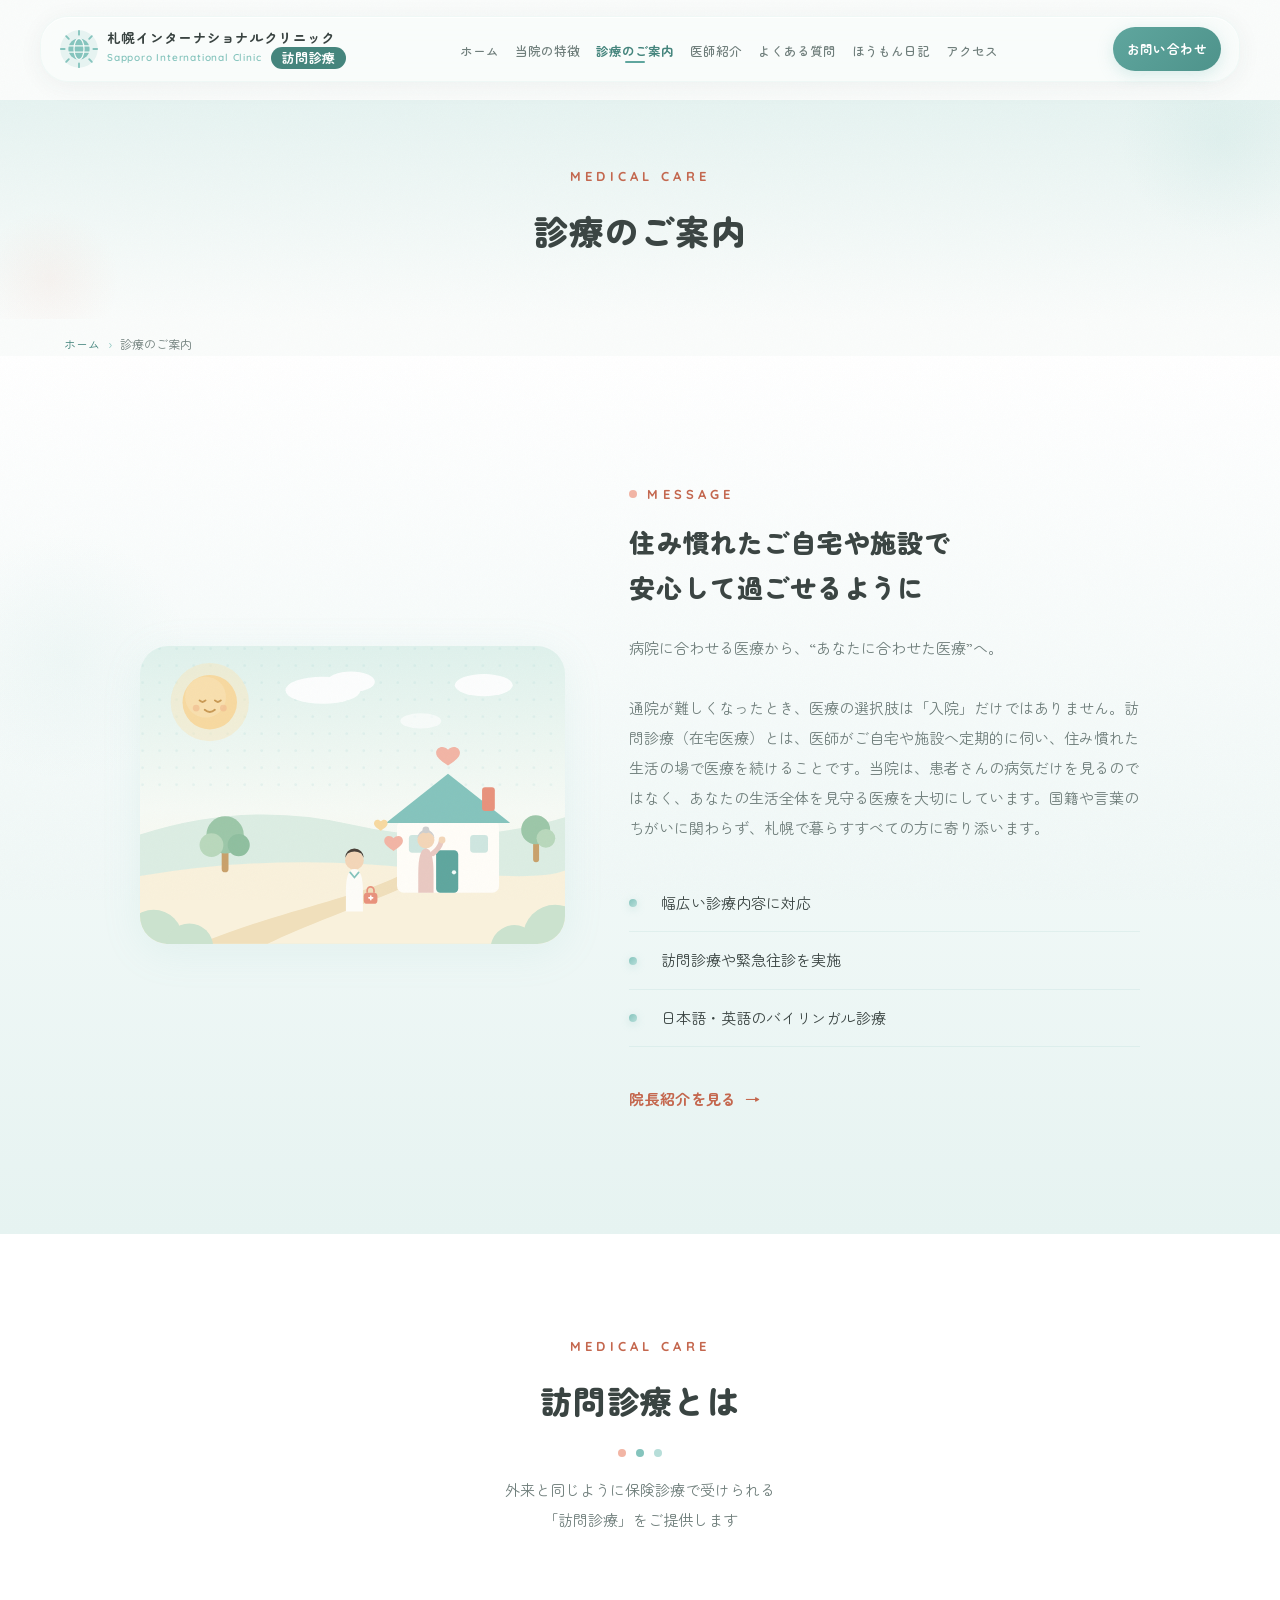
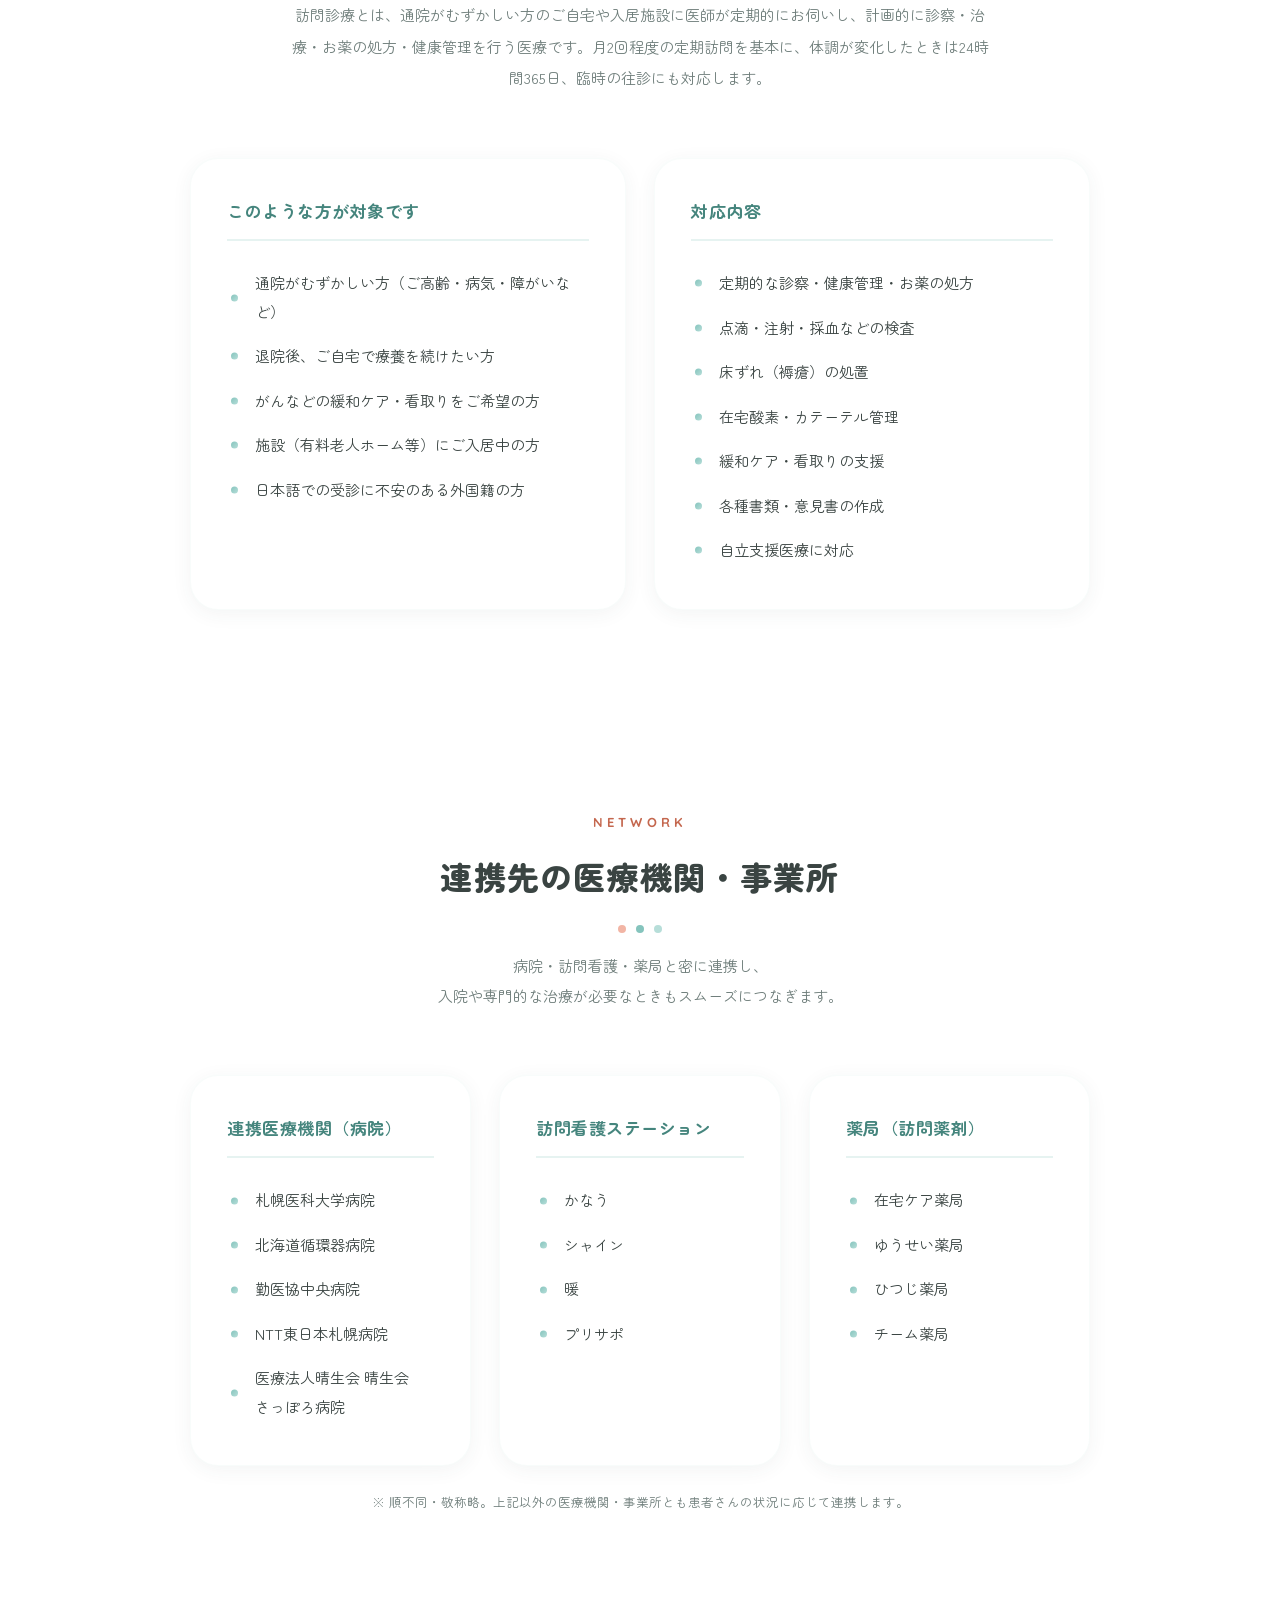
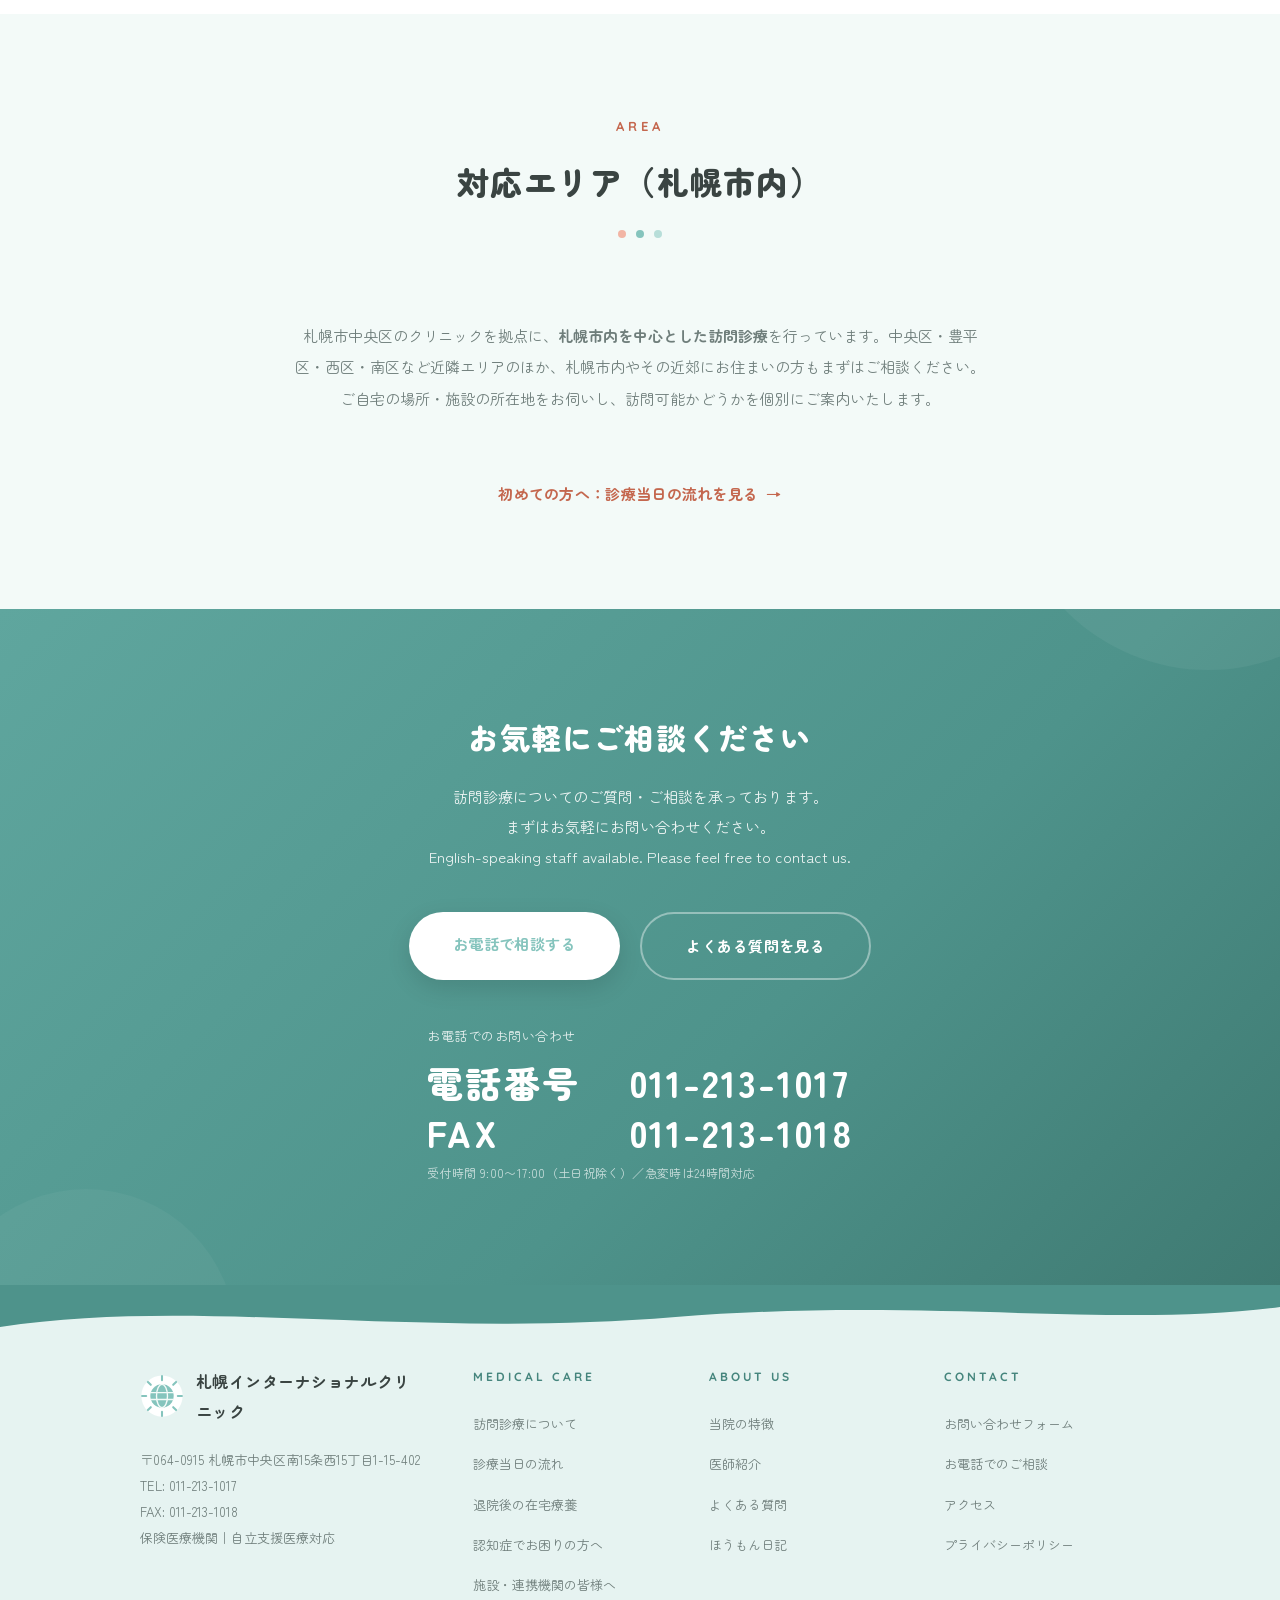
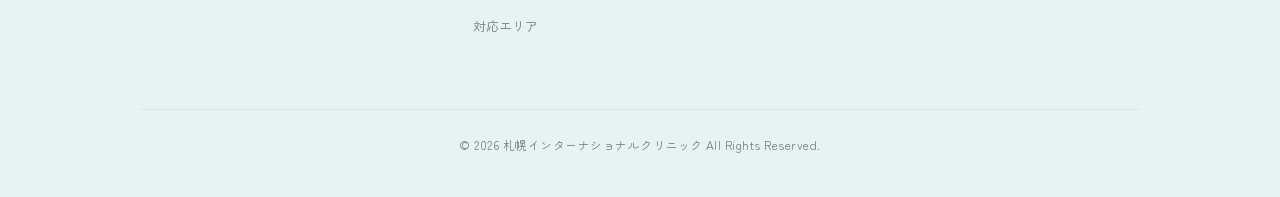
<file: medical-care.html>
<!DOCTYPE html>
<html lang="ja">
<head>
<meta charset="UTF-8">
    <meta name="robots" content="noindex, nofollow">
<link rel="preconnect" href="https://www.googletagmanager.com">
<!-- Google tag (gtag.js) -->
<script async src="https://www.googletagmanager.com/gtag/js?id=G-PVZB57DKBD"></script>
<script>
  window.dataLayer = window.dataLayer || [];
  function gtag(){dataLayer.push(arguments);}
  gtag('js', new Date());
  gtag('config', 'G-PVZB57DKBD', { 'anonymize_ip': true });
</script>

<meta name="viewport" content="width=device-width, initial-scale=1.0">
<meta name="description" content="札幌市の訪問診療のご案内。通院が難しい方、退院後の在宅療養、施設入居中の方に。診察・処方・点滴・褥瘡処置・緩和ケア・看取りまで対応します。">
<meta name="theme-color" content="#85C4BD">
<title>訪問診療のご案内｜対象となる方・対応内容 | 札幌インターナショナルクリニック</title>
<link rel="canonical" href="https://sapporo-international-clinic.com/medical-care.html">
<link rel="icon" href="favicon.svg" type="image/svg+xml">
<link rel="apple-touch-icon" href="apple-touch-icon.png">

<!-- OGP -->
<meta property="og:type" content="website">
<meta property="og:title" content="訪問診療のご案内｜対象となる方・対応内容 | 札幌インターナショナルクリニック">
<meta property="og:description" content="札幌市の訪問診療のご案内。通院が難しい方、退院後の在宅療養、施設入居中の方に。診察・処方・点滴・褥瘡処置・緩和ケア・看取りまで対応します。">
<meta property="og:url" content="https://sapporo-international-clinic.com/medical-care.html">
<meta property="og:site_name" content="札幌インターナショナルクリニック">
<meta property="og:image" content="https://sapporo-international-clinic.com/assets/images/ogp.jpg">
<meta property="og:locale" content="ja_JP">
<meta property="og:image:width" content="1200">
<meta property="og:image:height" content="630">
<meta property="og:image:alt" content="札幌インターナショナルクリニック（札幌市の訪問診療・在宅医療）">
<meta name="twitter:card" content="summary_large_image">
<meta name="geo.region" content="JP-01">
<meta name="geo.placename" content="札幌市中央区">

<!-- Google Fonts -->
<link rel="preconnect" href="https://fonts.googleapis.com">
<link rel="preconnect" href="https://fonts.gstatic.com" crossorigin>
<link href="https://fonts.googleapis.com/css2?family=Zen+Maru+Gothic:wght@400;500;700;900&family=Quicksand:wght@600;700&display=swap" rel="stylesheet">

<link rel="stylesheet" href="assets/css/style.css?v=15">
</head>
<body>
    <a class="skip-link" href="#main">本文へスキップ</a>
    <header class="header" id="header">
        <div class="header__inner">
            <a href="index.html#top" class="header__logo">
                <div class="header__logo-icon">
                    <!-- ロゴアイコン：太陽×地球 -->
                    <svg viewBox="0 0 64 64" xmlns="http://www.w3.org/2000/svg" aria-hidden="true">
                        <circle cx="32" cy="32" r="30" fill="#E6F3F1"/>
                        <g stroke="#85C4BD" stroke-width="3" stroke-linecap="round">
                            <line x1="32" y1="3" x2="32" y2="9"/>
                            <line x1="32" y1="55" x2="32" y2="61"/>
                            <line x1="3" y1="32" x2="9" y2="32"/>
                            <line x1="55" y1="32" x2="61" y2="32"/>
                            <line x1="11.5" y1="11.5" x2="15.7" y2="15.7"/>
                            <line x1="48.3" y1="48.3" x2="52.5" y2="52.5"/>
                            <line x1="11.5" y1="52.5" x2="15.7" y2="48.3"/>
                            <line x1="48.3" y1="15.7" x2="52.5" y2="11.5"/>
                        </g>
                        <circle cx="32" cy="32" r="17" fill="#85C4BD"/>
                        <g stroke="#F3FAF8" stroke-width="2" fill="none" stroke-linecap="round">
                            <ellipse cx="32" cy="32" rx="8" ry="17"/>
                            <path d="M15.5 27 h33"/>
                            <path d="M15.5 37 h33"/>
                        </g>
                    </svg>
                </div>
                <div class="header__logo-text">
                    札幌インターナショナルクリニック<small>Sapporo International Clinic<span class="header__badge">訪問診療</span></small>
                </div>
            </a>

            <button class="header__menu-btn" id="menuBtn" aria-label="メニューを開く" aria-expanded="false">
                <span class="header__menu-icon"></span>
            </button>

            <nav class="header__nav" id="headerNav" role="navigation">
                <ul class="header__nav-list">
                    <li><a href="index.html#top" class="header__nav-link">ホーム</a></li>
                    <li><a href="index.html#features" class="header__nav-link">当院の特徴</a></li>
                    <li><a href="medical-care.html" class="header__nav-link header__nav-link--active" aria-current="page">診療のご案内</a></li>
                    <li><a href="doctors.html" class="header__nav-link">医師紹介</a></li>
                    <li><a href="faq.html" class="header__nav-link">よくある質問</a></li>
                    <li><a href="blog/" class="header__nav-link">ほうもん日記</a></li>
                    <li><a href="index.html#access" class="header__nav-link">アクセス</a></li>
                </ul>
            </nav>
            <a href="contact.html" class="header__cta">お問い合わせ</a>
        </div>
    </header>
    <main class="site-main" id="main">

<!-- Page Header -->
<div class="page-header">
    <div class="page-header__inner">
        <p class="page-header__label">Medical Care</p>
        <h1 class="page-header__title">診療のご案内</h1>
    </div>
</div>

<nav class="breadcrumb" aria-label="パンくずリスト">
    <ol>
        <li><a href="index.html">ホーム</a></li>
        <li aria-current="page">診療のご案内</li>
    </ol>
</nav>

<!-- Message Section -->
<section class="message">
    <div class="message__inner">
        <div class="message__visual fade-in">
            <div class="message__image">
                <!-- 診療風景のイラスト -->
                <svg viewBox="0 0 500 350" xmlns="http://www.w3.org/2000/svg" role="img" aria-label="ご自宅へお伺いする訪問診療のイメージ">
                    <defs>
                        <linearGradient id="mcSky" x1="0" y1="0" x2="0" y2="1">
                            <stop offset="0" stop-color="#DFF1EC"/>
                            <stop offset="0.55" stop-color="#F6FAF5"/>
                            <stop offset="1" stop-color="#FBF5E6"/>
                        </linearGradient>
                        <pattern id="mcDots" width="20" height="20" patternUnits="userSpaceOnUse">
                            <circle cx="3" cy="3" r="1.6" fill="#85C4BD" opacity="0.13"/>
                        </pattern>
                    </defs>
                    <rect width="500" height="350" fill="url(#mcSky)"/>
                    <rect width="500" height="180" fill="url(#mcDots)"/>
                    <!-- おだやかな太陽 -->
                    <circle cx="82" cy="66" r="46" fill="#F9E4B8" opacity="0.45"/>
                    <circle cx="82" cy="66" r="32" fill="#F7D9A0"/>
                    <circle cx="77" cy="60" r="24" fill="#FAE3B4" opacity="0.7"/>
                    <path d="M70 64 q3.5 3.5 7 0" stroke="#C99A55" stroke-width="2.2" fill="none" stroke-linecap="round"/>
                    <path d="M88 64 q3.5 3.5 7 0" stroke="#C99A55" stroke-width="2.2" fill="none" stroke-linecap="round"/>
                    <path d="M76 75 q6 5 12 0" stroke="#C99A55" stroke-width="2.2" fill="none" stroke-linecap="round"/>
                    <circle cx="66" cy="73" r="4" fill="#F2BC90" opacity="0.65"/>
                    <circle cx="98" cy="73" r="4" fill="#F2BC90" opacity="0.65"/>
                    <!-- 雲 -->
                    <g fill="#FFFFFF" opacity="0.9">
                        <ellipse cx="215" cy="52" rx="44" ry="16"/>
                        <ellipse cx="248" cy="42" rx="28" ry="12"/>
                        <ellipse cx="404" cy="46" rx="34" ry="13"/>
                        <ellipse cx="330" cy="88" rx="24" ry="9" opacity="0.7"/>
                    </g>
                    <!-- 丘 -->
                    <path d="M-10 225 Q120 180 250 210 T510 198 L510 350 L-10 350 Z" fill="#DCEDE3"/>
                    <path d="M-10 272 Q160 242 330 262 T510 255 L510 350 L-10 350 Z" fill="#F9F1DC"/>
                    <!-- 小道（家の玄関へ） -->
                    <path d="M70 350 C150 316 236 300 296 274 C316 266 322 258 328 248 L346 252 C338 264 332 274 314 282 C258 306 190 330 150 350 Z" fill="#F0DFBB"/>
                    <!-- 家 -->
                    <g>
                        <rect x="302" y="205" width="120" height="85" rx="8" fill="#FFFDF8"/>
                        <path d="M289 208 L362 150 L435 208 Z" fill="#85C4BD"/>
                        <rect x="402" y="166" width="15" height="28" rx="3.5" fill="#E8927C"/>
                        <rect x="348" y="240" width="26" height="50" rx="5" fill="#5FA69E"/>
                        <circle cx="369" cy="266" r="2.5" fill="#F3FAF8"/>
                        <rect x="316" y="222" width="21" height="21" rx="4" fill="#CFE6E0"/>
                        <rect x="388" y="222" width="21" height="21" rx="4" fill="#CFE6E0"/>
                    </g>
                    <!-- 屋根の上のハート -->
                    <path d="M362 122 c-5-6-14-3.5-14 3.5 c0 6 7.5 10.5 14 15 c6.5-4.5 14-9 14-15 c0-7-9-9.5-14-3.5z" fill="#F2B5A5"/>
                    <!-- 出迎えるおばあさん（玄関先） -->
                    <g>
                        <circle cx="336" cy="228" r="10" fill="#F3D6B8"/>
                        <path d="M326 226 a10 10 0 0 1 20 0 q-3 -7 -10 -7 q-7 0 -10 7z" fill="#CFCFCF"/>
                        <circle cx="336" cy="216" r="4" fill="#CFCFCF"/>
                        <path d="M327 268 q0 -30 9 -30 q9 0 9 30 l0 22 l-18 0 z" fill="#E9C9C2"/>
                        <path d="M344 244 q8 -6 10 -14" stroke="#E9C9C2" stroke-width="6" fill="none" stroke-linecap="round"/>
                        <circle cx="355" cy="228" r="4" fill="#F3D6B8"/>
                    </g>
                    <!-- 訪問する医師（小道の上） -->
                    <g>
                        <circle cx="252" cy="252" r="11" fill="#F3D6B8"/>
                        <path d="M241 249 a11 11 0 0 1 22 0 l-3 -5 q-8 -5 -16 0 z" fill="#4A4038"/>
                        <path d="M242 288 q0 -26 10 -26 q10 0 10 26 l0 24 l-20 0 z" fill="#FDFCF8"/>
                        <path d="M247 266 l5 6 l5 -6" fill="none" stroke="#85C4BD" stroke-width="2" stroke-linecap="round"/>
                        <rect x="263" y="290" width="16" height="13" rx="4" fill="#E8927C"/>
                        <path d="M267 290 v-3 a4 4 0 0 1 8 0 v3" fill="none" stroke="#E8927C" stroke-width="2"/>
                        <path d="M269 296 h4.5 m-2.25 -2.25 v4.5" stroke="#fff" stroke-width="1.8" stroke-linecap="round"/>
                    </g>
                    <!-- ふたりの間のハート -->
                    <path d="M298 226 c-4-4.5-11-3-11 3 c0 5 6 8.5 11 12 c5-3.5 11-7 11-12 c0-6-7-7.5-11-3z" fill="#F2B5A5"/>
                    <path d="M283 206 c-3-3.5-8-2-8 2.5 c0 3.5 4.5 6 8 8.5 c3.5-2.5 8-5 8-8.5 c0-4.5-5-6-8-2.5z" fill="#F7D9A0"/>
                    <!-- 木 -->
                    <g>
                        <rect x="96" y="238" width="8" height="28" rx="4" fill="#C9A16B"/>
                        <circle cx="100" cy="222" r="22" fill="#9CC7A8"/>
                        <circle cx="84" cy="234" r="14" fill="#B9D8BC"/>
                        <circle cx="116" cy="234" r="13" fill="#8FBF9F"/>
                    </g>
                    <g>
                        <rect x="462" y="230" width="7" height="24" rx="3.5" fill="#C9A16B"/>
                        <circle cx="465" cy="216" r="17" fill="#9CC7A8"/>
                        <circle cx="477" cy="226" r="11" fill="#B9D8BC"/>
                    </g>
                    <!-- 前景のしげみ -->
                    <g fill="#CBE2CE">
                        <circle cx="16" cy="344" r="34"/>
                        <circle cx="58" cy="354" r="28"/>
                        <circle cx="488" cy="342" r="38"/>
                        <circle cx="440" cy="356" r="28"/>
                    </g>
                </svg>
            </div>
        </div>
        <div class="message__content fade-in">
            <span class="message__quote">Message</span>
            <h2 class="message__title">
                住み慣れたご自宅や施設で<br>
                安心して過ごせるように
            </h2>
            <p class="message__text">
                病院に合わせる医療から、“あなたに合わせた医療”へ。<br><br>
                通院が難しくなったとき、医療の選択肢は「入院」だけではありません。訪問診療（在宅医療）とは、医師がご自宅や施設へ定期的に伺い、住み慣れた生活の場で医療を続けることです。当院は、患者さんの病気だけを見るのではなく、あなたの生活全体を見守る医療を大切にしています。国籍や言葉のちがいに関わらず、札幌で暮らすすべての方に寄り添います。
            </p>
            <ul class="message__points">
                <li class="message__point">幅広い診療内容に対応</li>
                <li class="message__point">訪問診療や緊急往診を実施</li>
                <li class="message__point">日本語・英語のバイリンガル診療</li>
            </ul>
            <a href="doctors.html" class="message__link">
                院長紹介を見る
                <span>&rarr;</span>
            </a>
        </div>
    </div>
</section>

<!-- Medical Care Section -->
<section class="section section--white" id="medical-care">
    <div class="section-header">
        <p class="section-header__label">Medical Care</p>
        <h2 class="section-header__title">訪問診療とは</h2>
        <p class="section-header__text">
            外来と同じように保険診療で受けられる<br>「訪問診療」をご提供します
        </p>
    </div>
    <div class="medical-intro fade-in">
        <p class="medical-intro__text">
            訪問診療とは、通院がむずかしい方のご自宅や入居施設に医師が定期的にお伺いし、計画的に診察・治療・お薬の処方・健康管理を行う医療です。月2回程度の定期訪問を基本に、体調が変化したときは24時間365日、臨時の往診にも対応します。
        </p>
    </div>
    <div class="medical-list">
        <div class="medical-list__category fade-in">
            <h3 class="medical-list__title">このような方が対象です</h3>
            <ul class="medical-list__items">
                <li>通院がむずかしい方（ご高齢・病気・障がいなど）</li>
                <li>退院後、ご自宅で療養を続けたい方</li>
                <li>がんなどの緩和ケア・看取りをご希望の方</li>
                <li>施設（有料老人ホーム等）にご入居中の方</li>
                <li>日本語での受診に不安のある外国籍の方</li>
            </ul>
        </div>
        <div class="medical-list__category fade-in">
            <h3 class="medical-list__title">対応内容</h3>
            <ul class="medical-list__items">
                <li>定期的な診察・健康管理・お薬の処方</li>
                <li>点滴・注射・採血などの検査</li>
                <li>床ずれ（褥瘡）の処置</li>
                <li>在宅酸素・カテーテル管理</li>
                <li>緩和ケア・看取りの支援</li>
                <li>各種書類・意見書の作成</li>
                <li>自立支援医療に対応</li>
            </ul>
        </div>
    </div>
</section>

<!-- Partners List Section -->
<section class="section section--white" id="renkei">
    <div class="section-header">
        <p class="section-header__label">Network</p>
        <h2 class="section-header__title">連携先の医療機関・事業所</h2>
        <p class="section-header__text">病院・訪問看護・薬局と密に連携し、<br class="u-br-pc">入院や専門的な治療が必要なときもスムーズにつなぎます。</p>
    </div>
    <div class="medical-list" style="grid-template-columns: repeat(3, 1fr);">
        <div class="medical-list__category fade-in">
            <h3 class="medical-list__title">連携医療機関（病院）</h3>
            <ul class="medical-list__items">
                <li>札幌医科大学病院</li>
                <li>北海道循環器病院</li>
                <li>勤医協中央病院</li>
                <li>NTT東日本札幌病院</li>
                <li>医療法人晴生会 晴生会さっぽろ病院</li>
            </ul>
        </div>
        <div class="medical-list__category fade-in">
            <h3 class="medical-list__title">訪問看護ステーション</h3>
            <ul class="medical-list__items">
                <li>かなう</li>
                <li>シャイン</li>
                <li>暖</li>
                <li>プリサポ</li>
            </ul>
        </div>
        <div class="medical-list__category fade-in">
            <h3 class="medical-list__title">薬局（訪問薬剤）</h3>
            <ul class="medical-list__items">
                <li>在宅ケア薬局</li>
                <li>ゆうせい薬局</li>
                <li>ひつじ薬局</li>
                <li>チーム薬局</li>
            </ul>
        </div>
    </div>
    <p style="text-align:center; margin-top:24px; font-size:12.5px; color:var(--text-sub);">※ 順不同・敬称略。上記以外の医療機関・事業所とも患者さんの状況に応じて連携します。</p>
</section>

<!-- Area Section -->
<section class="section section--beige" id="area">
    <div class="section-header">
        <p class="section-header__label">Area</p>
        <h2 class="section-header__title">対応エリア（札幌市内）</h2>
    </div>
    <div class="medical-intro fade-in">
        <p class="medical-intro__text">
            札幌市中央区のクリニックを拠点に、<strong>札幌市内を中心とした訪問診療</strong>を行っています。中央区・豊平区・西区・南区など近隣エリアのほか、札幌市内やその近郊にお住まいの方もまずはご相談ください。ご自宅の場所・施設の所在地をお伺いし、訪問可能かどうかを個別にご案内いたします。
        </p>
    </div>
    <p style="text-align:center; margin-top:36px;">
        <a href="visit-flow.html" class="message__link">初めての方へ：診療当日の流れを見る <span>&rarr;</span></a>
    </p>
</section>

    </main>

    <!-- CTA Section -->
    <section class="cta" id="contact">
        <div class="cta__inner">
            <h2 class="cta__title">お気軽にご相談ください</h2>
            <p class="cta__text">
                訪問診療についてのご質問・ご相談を承っております。<br class="u-br-pc">まずはお気軽にお問い合わせください。<br>
                English-speaking staff available. Please feel free to contact us.
            </p>
            <div class="cta__buttons">
                <a href="tel:0112131017" class="cta__btn cta__btn--primary">お電話で相談する</a>
                <a href="faq.html" class="cta__btn cta__btn--secondary">よくある質問を見る</a>
            </div>
            <div class="cta__phone">
                <p class="cta__phone-label">お電話でのお問い合わせ</p>
                <p class="cta__phone-number">
                    <span class="cta__phone-term">電話番号</span>
                    <span class="cta__phone-value"><a href="tel:0112131017">011-213-1017</a></span>
                </p>
                <p class="cta__phone-fax">
                    <span class="cta__phone-term">FAX</span>
                    <span class="cta__phone-value">011-213-1018</span>
                </p>
                <span class="cta__phone-note">受付時間 9:00〜17:00（土日祝除く）／急変時は24時間対応</span>
            </div>
        </div>
    </section>

    <!-- Footer -->
    <footer class="footer">
        <div class="footer__wave">
            <svg viewBox="0 0 1440 60" fill="none" preserveAspectRatio="none">
                <path d="M0,42 C220,12 460,54 760,32 C1040,12 1260,44 1440,22 L1440,0 L0,0 Z" fill="#4E938B"/>
            </svg>
        </div>
        <div class="footer__inner">
            <div class="footer__about">
                <div class="footer__brand">
                    <div class="footer__brand-icon">
                        <svg viewBox="0 0 64 64" xmlns="http://www.w3.org/2000/svg" aria-hidden="true">
                            <circle cx="32" cy="32" r="30" fill="#FFFFFF"/>
                            <g stroke="#85C4BD" stroke-width="3" stroke-linecap="round">
                                <line x1="32" y1="3" x2="32" y2="9"/>
                                <line x1="32" y1="55" x2="32" y2="61"/>
                                <line x1="3" y1="32" x2="9" y2="32"/>
                                <line x1="55" y1="32" x2="61" y2="32"/>
                                <line x1="11.5" y1="11.5" x2="15.7" y2="15.7"/>
                                <line x1="48.3" y1="48.3" x2="52.5" y2="52.5"/>
                                <line x1="11.5" y1="52.5" x2="15.7" y2="48.3"/>
                                <line x1="48.3" y1="15.7" x2="52.5" y2="11.5"/>
                            </g>
                            <circle cx="32" cy="32" r="17" fill="#85C4BD"/>
                            <g stroke="#F3FAF8" stroke-width="2" fill="none" stroke-linecap="round">
                                <ellipse cx="32" cy="32" rx="8" ry="17"/>
                                <path d="M15.5 27 h33"/>
                                <path d="M15.5 37 h33"/>
                            </g>
                        </svg>
                    </div>
                    <span class="footer__brand-text">札幌インターナショナルクリニック</span>
                </div>
                <p class="footer__info">
                    〒064-0915 札幌市中央区南15条西15丁目1-15-402<br>
                    TEL: 011-213-1017<br>
                    FAX: 011-213-1018<br>
                    保険医療機関｜自立支援医療対応
                </p>
            </div>
            <div>
                <h4 class="footer__title">Medical Care</h4>
                <ul class="footer__links">
                    <li><a href="medical-care.html">訪問診療について</a></li>
                    <li><a href="visit-flow.html">診療当日の流れ</a></li>
                    <li><a href="taiin-support.html">退院後の在宅療養</a></li>
                    <li><a href="ninchisho-care.html">認知症でお困りの方へ</a></li>
                    <li><a href="index.html#partners">施設・連携機関の皆様へ</a></li>
                    <li><a href="medical-care.html#area">対応エリア</a></li>
                </ul>
            </div>
            <div>
                <h4 class="footer__title">About Us</h4>
                <ul class="footer__links">
                    <li><a href="index.html#features">当院の特徴</a></li>
                    <li><a href="doctors.html">医師紹介</a></li>
                    <li><a href="faq.html">よくある質問</a></li>
                    <li><a href="blog/">ほうもん日記</a></li>
                </ul>
            </div>
            <div>
                <h4 class="footer__title">Contact</h4>
                <ul class="footer__links">
                    <li><a href="contact.html">お問い合わせフォーム</a></li>
                    <li><a href="index.html#contact">お電話でのご相談</a></li>
                    <li><a href="index.html#access">アクセス</a></li>
                    <li><a href="privacy.html">プライバシーポリシー</a></li>
                </ul>
            </div>
        </div>
        <div class="footer__bottom">
            <p class="footer__copyright">&copy; 2026 札幌インターナショナルクリニック All Rights Reserved.</p>
        </div>
    </footer>

<script src="assets/js/main.js"></script>
<script type="application/ld+json">
{
 "@context": "https://schema.org",
 "@type": "BreadcrumbList",
 "itemListElement": [
  {
   "@type": "ListItem",
   "position": 1,
   "name": "ホーム",
   "item": "https://sapporo-international-clinic.com/"
  },
  {
   "@type": "ListItem",
   "position": 2,
   "name": "診療のご案内",
   "item": "https://sapporo-international-clinic.com/medical-care.html"
  }
 ]
}
</script>
</body>
</html>
</file>
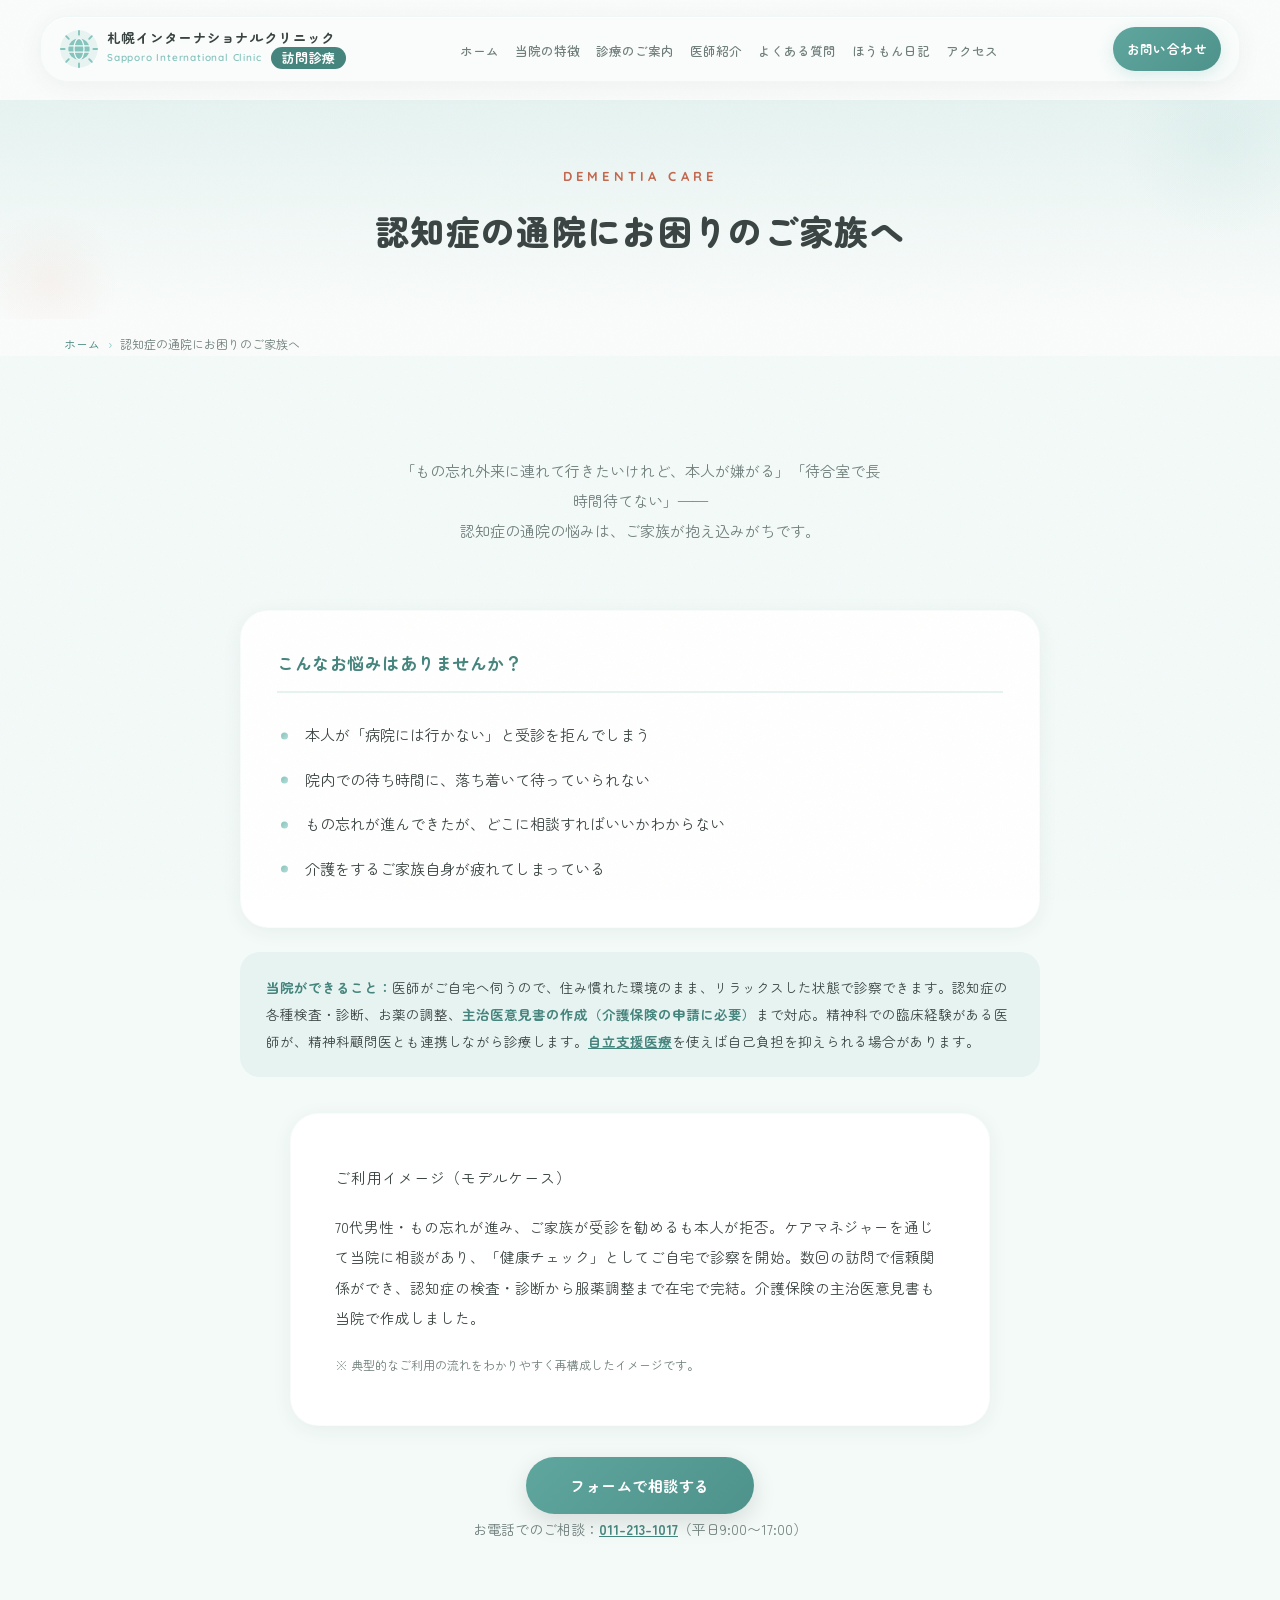
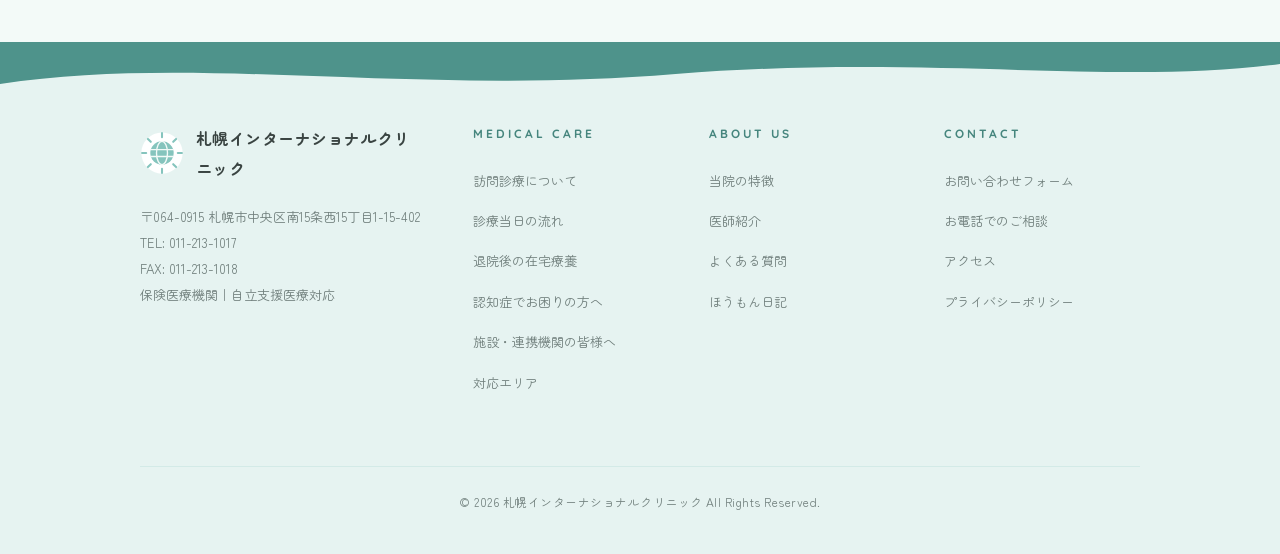
<file: ninchisho-care.html>
<!DOCTYPE html>
<html lang="ja">
<head>
<meta charset="UTF-8">
    <meta name="robots" content="noindex, nofollow">
<!-- Google tag (gtag.js) -->
<script async src="https://www.googletagmanager.com/gtag/js?id=G-PVZB57DKBD"></script>

<meta name="viewport" content="width=device-width, initial-scale=1.0">
<meta name="description" content="本人が受診を嫌がる、待ち時間がつらい——認知症の通院の悩みは訪問診療で解決できます。ご自宅での検査・診断・お薬の調整、主治医意見書の作成まで札幌市内で対応します。">
<meta name="theme-color" content="#85C4BD">
<title>認知症の通院にお困りのご家族へ｜札幌の訪問診療 | 札幌インターナショナルクリニック</title>
<link rel="canonical" href="https://sapporo-international-clinic.com/ninchisho-care.html">
<link rel="icon" href="favicon.svg" type="image/svg+xml">
<link rel="apple-touch-icon" href="apple-touch-icon.png">

<!-- OGP -->
<meta property="og:type" content="website">
<meta property="og:title" content="認知症の通院にお困りのご家族へ｜札幌の訪問診療 | 札幌インターナショナルクリニック">
<meta property="og:description" content="本人が受診を嫌がる、待ち時間がつらい——認知症の通院の悩みは訪問診療で解決できます。ご自宅での検査・診断・お薬の調整、主治医意見書の作成まで札幌市内で対応します。">
<meta property="og:url" content="https://sapporo-international-clinic.com/ninchisho-care.html">
<meta property="og:site_name" content="札幌インターナショナルクリニック">
<meta property="og:image" content="https://sapporo-international-clinic.com/assets/images/ogp.jpg">
<meta property="og:locale" content="ja_JP">
<meta name="twitter:card" content="summary_large_image">
<link rel="preconnect" href="https://www.googletagmanager.com">

<!-- Google Fonts -->
<link rel="preconnect" href="https://fonts.googleapis.com">
<link rel="preconnect" href="https://fonts.gstatic.com" crossorigin>
<link href="https://fonts.googleapis.com/css2?family=Zen+Maru+Gothic:wght@400;500;700;900&family=Quicksand:wght@600;700&display=swap" rel="stylesheet">

<link rel="stylesheet" href="assets/css/style.css?v=15">
</head>
<body>
    <a class="skip-link" href="#top">本文へスキップ</a>
    <header class="header" id="header">
        <div class="header__inner">
            <a href="index.html#top" class="header__logo">
                <div class="header__logo-icon">
                    <!-- ロゴアイコン：太陽×地球 -->
                    <svg viewBox="0 0 64 64" xmlns="http://www.w3.org/2000/svg" aria-hidden="true">
                        <circle cx="32" cy="32" r="30" fill="#E6F3F1"/>
                        <g stroke="#85C4BD" stroke-width="3" stroke-linecap="round">
                            <line x1="32" y1="3" x2="32" y2="9"/>
                            <line x1="32" y1="55" x2="32" y2="61"/>
                            <line x1="3" y1="32" x2="9" y2="32"/>
                            <line x1="55" y1="32" x2="61" y2="32"/>
                            <line x1="11.5" y1="11.5" x2="15.7" y2="15.7"/>
                            <line x1="48.3" y1="48.3" x2="52.5" y2="52.5"/>
                            <line x1="11.5" y1="52.5" x2="15.7" y2="48.3"/>
                            <line x1="48.3" y1="15.7" x2="52.5" y2="11.5"/>
                        </g>
                        <circle cx="32" cy="32" r="17" fill="#85C4BD"/>
                        <g stroke="#F3FAF8" stroke-width="2" fill="none" stroke-linecap="round">
                            <ellipse cx="32" cy="32" rx="8" ry="17"/>
                            <path d="M15.5 27 h33"/>
                            <path d="M15.5 37 h33"/>
                        </g>
                    </svg>
                </div>
                <div class="header__logo-text">
                    札幌インターナショナルクリニック<small>Sapporo International Clinic<span class="header__badge">訪問診療</span></small>
                </div>
            </a>

            <button class="header__menu-btn" id="menuBtn" aria-label="メニューを開く" aria-expanded="false">
                <span class="header__menu-icon"></span>
            </button>

            <nav class="header__nav" id="headerNav" role="navigation">
                <ul class="header__nav-list">
                    <li><a href="index.html#top" class="header__nav-link">ホーム</a></li>
                    <li><a href="index.html#features" class="header__nav-link">当院の特徴</a></li>
                    <li><a href="medical-care.html" class="header__nav-link">診療のご案内</a></li>
                    <li><a href="doctors.html" class="header__nav-link">医師紹介</a></li>
                    <li><a href="faq.html" class="header__nav-link">よくある質問</a></li>
                    <li><a href="blog/" class="header__nav-link">ほうもん日記</a></li>
                    <li><a href="index.html#access" class="header__nav-link">アクセス</a></li>
                </ul>
            </nav>
            <a href="contact.html" class="header__cta">お問い合わせ</a>
        </div>
    </header>
    <main class="site-main" id="top">

<div class="page-header">
    <div class="page-header__inner">
        <p class="page-header__label">Dementia Care</p>
        <h1 class="page-header__title">認知症の通院にお困りのご家族へ</h1>
    </div>
</div>

<nav class="breadcrumb" aria-label="パンくずリスト">
    <ol>
        <li><a href="index.html">ホーム</a></li>
        <li aria-current="page">認知症の通院にお困りのご家族へ</li>
    </ol>
</nav>

<section class="section section--beige">
    <div class="section-header">
        <p class="section-header__text">
            「もの忘れ外来に連れて行きたいけれど、本人が嫌がる」「待合室で長時間待てない」——<br class="u-br-pc">
            認知症の通院の悩みは、ご家族が抱え込みがちです。
        </p>
    </div>
    <div class="medical-list" style="grid-template-columns: 1fr; max-width: var(--content-sm);">
        <div class="medical-list__category fade-in">
            <h3 class="medical-list__title">こんなお悩みはありませんか？</h3>
            <ul class="medical-list__items">
                <li>本人が「病院には行かない」と受診を拒んでしまう</li>
                <li>院内での待ち時間に、落ち着いて待っていられない</li>
                <li>もの忘れが進んできたが、どこに相談すればいいかわからない</li>
                <li>介護をするご家族自身が疲れてしまっている</li>
            </ul>
        </div>
    </div>
    <div class="visit-note fade-in" style="margin-top:24px;">
        <strong>当院ができること：</strong>医師がご自宅へ伺うので、住み慣れた環境のまま、リラックスした状態で診察できます。認知症の各種検査・診断、お薬の調整、<strong>主治医意見書の作成（介護保険の申請に必要）</strong>まで対応。精神科での臨床経験がある医師が、精神科顧問医とも連携しながら診療します。<a href="blog/jiritsu-shien-iryo.html" style="color:var(--main-teal-text);font-weight:700;">自立支援医療</a>を使えば自己負担を抑えられる場合があります。
    </div>
    <div class="post fade-in" style="margin-top:36px;">
        <p class="post__meta">ご利用イメージ（モデルケース）</p>
        <p style="font-size:14.5px; line-height:2.1; color:var(--text-main);">70代男性・もの忘れが進み、ご家族が受診を勧めるも本人が拒否。ケアマネジャーを通じて当院に相談があり、「健康チェック」としてご自宅で診察を開始。数回の訪問で信頼関係ができ、認知症の検査・診断から服薬調整まで在宅で完結。介護保険の主治医意見書も当院で作成しました。</p>
        <p style="font-size:12px; color:var(--text-sub); margin-bottom:0;">※ 典型的なご利用の流れをわかりやすく再構成したイメージです。</p>
    </div>
    <p style="text-align:center; margin-top:44px;">
        <a href="contact.html" class="cta__btn cta__btn--primary" style="background:linear-gradient(135deg,var(--main-teal-deep),#4E938B);color:#fff;">フォームで相談する</a>
    </p>
    <p style="text-align:center; margin-top:16px; font-size:14px; color:var(--text-sub);">お電話でのご相談：<a href="tel:0112131017" style="color:var(--main-teal-text);font-weight:700;">011-213-1017</a>（平日9:00〜17:00）</p>
</section>

    </main>

    <!-- Footer -->
    <footer class="footer">
        <div class="footer__wave">
            <svg viewBox="0 0 1440 60" fill="none" preserveAspectRatio="none">
                <path d="M0,42 C220,12 460,54 760,32 C1040,12 1260,44 1440,22 L1440,0 L0,0 Z" fill="#4E938B"/>
            </svg>
        </div>
        <div class="footer__inner">
            <div class="footer__about">
                <div class="footer__brand">
                    <div class="footer__brand-icon">
                        <svg viewBox="0 0 64 64" xmlns="http://www.w3.org/2000/svg" aria-hidden="true">
                            <circle cx="32" cy="32" r="30" fill="#FFFFFF"/>
                            <g stroke="#85C4BD" stroke-width="3" stroke-linecap="round">
                                <line x1="32" y1="3" x2="32" y2="9"/>
                                <line x1="32" y1="55" x2="32" y2="61"/>
                                <line x1="3" y1="32" x2="9" y2="32"/>
                                <line x1="55" y1="32" x2="61" y2="32"/>
                                <line x1="11.5" y1="11.5" x2="15.7" y2="15.7"/>
                                <line x1="48.3" y1="48.3" x2="52.5" y2="52.5"/>
                                <line x1="11.5" y1="52.5" x2="15.7" y2="48.3"/>
                                <line x1="48.3" y1="15.7" x2="52.5" y2="11.5"/>
                            </g>
                            <circle cx="32" cy="32" r="17" fill="#85C4BD"/>
                            <g stroke="#F3FAF8" stroke-width="2" fill="none" stroke-linecap="round">
                                <ellipse cx="32" cy="32" rx="8" ry="17"/>
                                <path d="M15.5 27 h33"/>
                                <path d="M15.5 37 h33"/>
                            </g>
                        </svg>
                    </div>
                    <span class="footer__brand-text">札幌インターナショナルクリニック</span>
                </div>
                <p class="footer__info">
                    〒064-0915 札幌市中央区南15条西15丁目1-15-402<br>
                    TEL: 011-213-1017<br>
                    FAX: 011-213-1018<br>
                    保険医療機関｜自立支援医療対応
                </p>
            </div>
            <div>
                <h4 class="footer__title">Medical Care</h4>
                <ul class="footer__links">
                    <li><a href="medical-care.html">訪問診療について</a></li>
                    <li><a href="visit-flow.html">診療当日の流れ</a></li>
                    <li><a href="taiin-support.html">退院後の在宅療養</a></li>
                    <li><a href="ninchisho-care.html">認知症でお困りの方へ</a></li>
                    <li><a href="index.html#partners">施設・連携機関の皆様へ</a></li>
                    <li><a href="medical-care.html#area">対応エリア</a></li>
                </ul>
            </div>
            <div>
                <h4 class="footer__title">About Us</h4>
                <ul class="footer__links">
                    <li><a href="index.html#features">当院の特徴</a></li>
                    <li><a href="doctors.html">医師紹介</a></li>
                    <li><a href="faq.html">よくある質問</a></li>
                    <li><a href="blog/">ほうもん日記</a></li>
                </ul>
            </div>
            <div>
                <h4 class="footer__title">Contact</h4>
                <ul class="footer__links">
                    <li><a href="contact.html">お問い合わせフォーム</a></li>
                    <li><a href="index.html#contact">お電話でのご相談</a></li>
                    <li><a href="index.html#access">アクセス</a></li>
                    <li><a href="privacy.html">プライバシーポリシー</a></li>
                </ul>
            </div>
        </div>
        <div class="footer__bottom">
            <p class="footer__copyright">&copy; 2026 札幌インターナショナルクリニック All Rights Reserved.</p>
        </div>
    </footer>

<script type="application/ld+json">
{
 "@context": "https://schema.org",
 "@type": "BreadcrumbList",
 "itemListElement": [
  {"@type": "ListItem", "position": 1, "name": "ホーム", "item": "https://sapporo-international-clinic.com/"},
  {"@type": "ListItem", "position": 2, "name": "認知症の通院にお困りのご家族へ", "item": "https://sapporo-international-clinic.com/ninchisho-care.html"}
 ]
}
</script>
<script src="assets/js/main.js"></script>
</body>
</html>
</file>
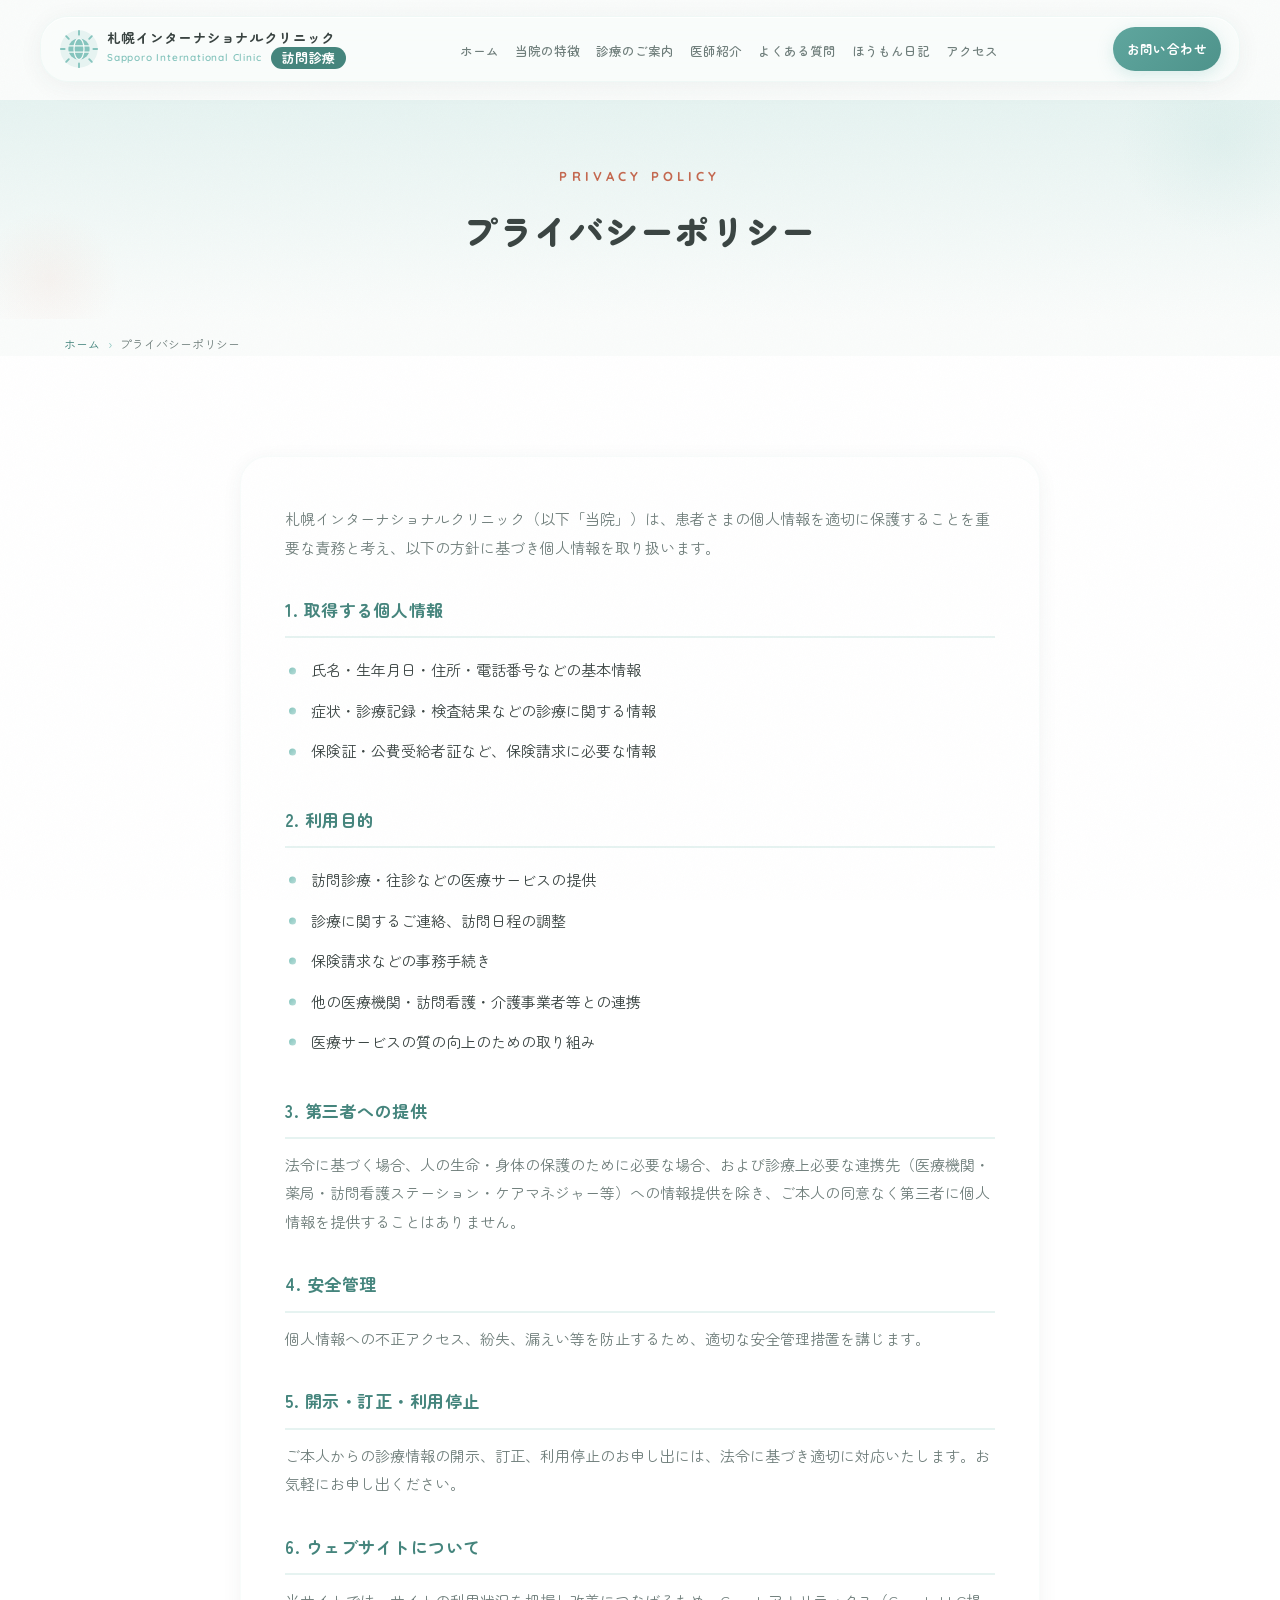
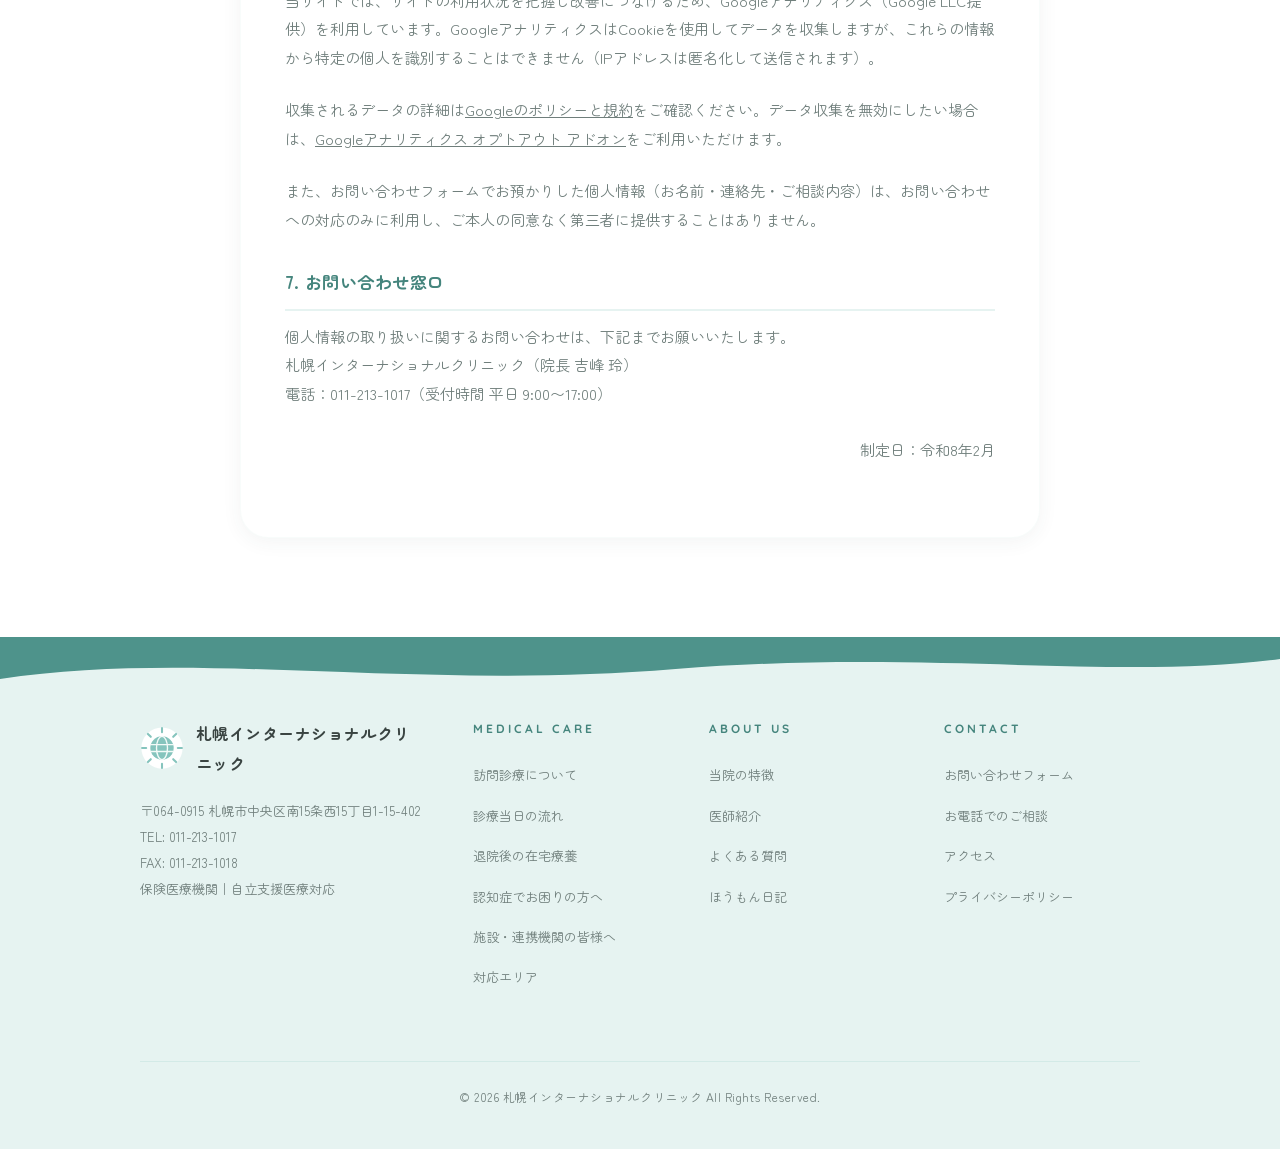
<file: privacy.html>
<!DOCTYPE html>
<html lang="ja">
<head>
<meta charset="UTF-8">
    <meta name="robots" content="noindex, nofollow">
<link rel="preconnect" href="https://www.googletagmanager.com">
<!-- Google tag (gtag.js) -->
<script async src="https://www.googletagmanager.com/gtag/js?id=G-PVZB57DKBD"></script>
<script>
  window.dataLayer = window.dataLayer || [];
  function gtag(){dataLayer.push(arguments);}
  gtag('js', new Date());
  gtag('config', 'G-PVZB57DKBD', { 'anonymize_ip': true });
</script>

<meta name="viewport" content="width=device-width, initial-scale=1.0">
<meta name="description" content="札幌インターナショナルクリニックのプライバシーポリシー（個人情報保護方針）。">
<meta name="theme-color" content="#85C4BD">
<title>プライバシーポリシー | 札幌インターナショナルクリニック</title>
<link rel="canonical" href="https://sapporo-international-clinic.com/privacy.html">
<link rel="icon" href="favicon.svg" type="image/svg+xml">
<link rel="apple-touch-icon" href="apple-touch-icon.png">
<meta property="og:type" content="website">
<meta property="og:title" content="プライバシーポリシー | 札幌インターナショナルクリニック">
<meta property="og:url" content="https://sapporo-international-clinic.com/privacy.html">
<meta property="og:site_name" content="札幌インターナショナルクリニック">
<meta property="og:locale" content="ja_JP">

<!-- Google Fonts -->
<link rel="preconnect" href="https://fonts.googleapis.com">
<link rel="preconnect" href="https://fonts.gstatic.com" crossorigin>
<link href="https://fonts.googleapis.com/css2?family=Zen+Maru+Gothic:wght@400;500;700;900&family=Quicksand:wght@600;700&display=swap" rel="stylesheet">

<link rel="stylesheet" href="assets/css/style.css?v=15">
</head>
<body>
    <a class="skip-link" href="#main">本文へスキップ</a>
    <header class="header" id="header">
        <div class="header__inner">
            <a href="index.html#top" class="header__logo">
                <div class="header__logo-icon">
                    <!-- ロゴアイコン：太陽×地球 -->
                    <svg viewBox="0 0 64 64" xmlns="http://www.w3.org/2000/svg" aria-hidden="true">
                        <circle cx="32" cy="32" r="30" fill="#E6F3F1"/>
                        <g stroke="#85C4BD" stroke-width="3" stroke-linecap="round">
                            <line x1="32" y1="3" x2="32" y2="9"/>
                            <line x1="32" y1="55" x2="32" y2="61"/>
                            <line x1="3" y1="32" x2="9" y2="32"/>
                            <line x1="55" y1="32" x2="61" y2="32"/>
                            <line x1="11.5" y1="11.5" x2="15.7" y2="15.7"/>
                            <line x1="48.3" y1="48.3" x2="52.5" y2="52.5"/>
                            <line x1="11.5" y1="52.5" x2="15.7" y2="48.3"/>
                            <line x1="48.3" y1="15.7" x2="52.5" y2="11.5"/>
                        </g>
                        <circle cx="32" cy="32" r="17" fill="#85C4BD"/>
                        <g stroke="#F3FAF8" stroke-width="2" fill="none" stroke-linecap="round">
                            <ellipse cx="32" cy="32" rx="8" ry="17"/>
                            <path d="M15.5 27 h33"/>
                            <path d="M15.5 37 h33"/>
                        </g>
                    </svg>
                </div>
                <div class="header__logo-text">
                    札幌インターナショナルクリニック<small>Sapporo International Clinic<span class="header__badge">訪問診療</span></small>
                </div>
            </a>

            <button class="header__menu-btn" id="menuBtn" aria-label="メニューを開く" aria-expanded="false">
                <span class="header__menu-icon"></span>
            </button>

            <nav class="header__nav" id="headerNav" role="navigation">
                <ul class="header__nav-list">
                    <li><a href="index.html#top" class="header__nav-link">ホーム</a></li>
                    <li><a href="index.html#features" class="header__nav-link">当院の特徴</a></li>
                    <li><a href="medical-care.html" class="header__nav-link">診療のご案内</a></li>
                    <li><a href="doctors.html" class="header__nav-link">医師紹介</a></li>
                    <li><a href="faq.html" class="header__nav-link">よくある質問</a></li>
                    <li><a href="blog/" class="header__nav-link">ほうもん日記</a></li>
                    <li><a href="index.html#access" class="header__nav-link">アクセス</a></li>
                </ul>
            </nav>
            <a href="contact.html" class="header__cta">お問い合わせ</a>
        </div>
    </header>
    <main class="site-main" id="main">

<!-- Page Header -->
<div class="page-header">
    <div class="page-header__inner">
        <p class="page-header__label">Privacy Policy</p>
        <h1 class="page-header__title">プライバシーポリシー</h1>
    </div>
</div>

<nav class="breadcrumb" aria-label="パンくずリスト">
    <ol>
        <li><a href="index.html">ホーム</a></li>
        <li aria-current="page">プライバシーポリシー</li>
    </ol>
</nav>

<section class="section section--white">
    <div class="policy fade-in">
        <p>札幌インターナショナルクリニック（以下「当院」）は、患者さまの個人情報を適切に保護することを重要な責務と考え、以下の方針に基づき個人情報を取り扱います。</p>

        <h2>1. 取得する個人情報</h2>
        <ul>
            <li>氏名・生年月日・住所・電話番号などの基本情報</li>
            <li>症状・診療記録・検査結果などの診療に関する情報</li>
            <li>保険証・公費受給者証など、保険請求に必要な情報</li>
        </ul>

        <h2>2. 利用目的</h2>
        <ul>
            <li>訪問診療・往診などの医療サービスの提供</li>
            <li>診療に関するご連絡、訪問日程の調整</li>
            <li>保険請求などの事務手続き</li>
            <li>他の医療機関・訪問看護・介護事業者等との連携</li>
            <li>医療サービスの質の向上のための取り組み</li>
        </ul>

        <h2>3. 第三者への提供</h2>
        <p>法令に基づく場合、人の生命・身体の保護のために必要な場合、および診療上必要な連携先（医療機関・薬局・訪問看護ステーション・ケアマネジャー等）への情報提供を除き、ご本人の同意なく第三者に個人情報を提供することはありません。</p>

        <h2>4. 安全管理</h2>
        <p>個人情報への不正アクセス、紛失、漏えい等を防止するため、適切な安全管理措置を講じます。</p>

        <h2>5. 開示・訂正・利用停止</h2>
        <p>ご本人からの診療情報の開示、訂正、利用停止のお申し出には、法令に基づき適切に対応いたします。お気軽にお申し出ください。</p>

        <h2>6. ウェブサイトについて</h2>
        <p>当サイトでは、サイトの利用状況を把握し改善につなげるため、Googleアナリティクス（Google LLC提供）を利用しています。GoogleアナリティクスはCookieを使用してデータを収集しますが、これらの情報から特定の個人を識別することはできません（IPアドレスは匿名化して送信されます）。</p>
        <p>収集されるデータの詳細は<a href="https://policies.google.com/technologies/partner-sites?hl=ja" target="_blank" rel="noopener">Googleのポリシーと規約</a>をご確認ください。データ収集を無効にしたい場合は、<a href="https://tools.google.com/dlpage/gaoptout?hl=ja" target="_blank" rel="noopener">Googleアナリティクス オプトアウト アドオン</a>をご利用いただけます。</p>
        <p>また、お問い合わせフォームでお預かりした個人情報（お名前・連絡先・ご相談内容）は、お問い合わせへの対応のみに利用し、ご本人の同意なく第三者に提供することはありません。</p>

        <h2>7. お問い合わせ窓口</h2>
        <p>個人情報の取り扱いに関するお問い合わせは、下記までお願いいたします。<br>
        札幌インターナショナルクリニック（院長 吉峰 玲）<br>
        電話：011-213-1017（受付時間 平日 9:00〜17:00）</p>

        <p class="policy__date">制定日：令和8年2月</p>
    </div>
</section>

    </main>

    <!-- Footer -->
    <footer class="footer">
        <div class="footer__wave">
            <svg viewBox="0 0 1440 60" fill="none" preserveAspectRatio="none">
                <path d="M0,42 C220,12 460,54 760,32 C1040,12 1260,44 1440,22 L1440,0 L0,0 Z" fill="#4E938B"/>
            </svg>
        </div>
        <div class="footer__inner">
            <div class="footer__about">
                <div class="footer__brand">
                    <div class="footer__brand-icon">
                        <svg viewBox="0 0 64 64" xmlns="http://www.w3.org/2000/svg" aria-hidden="true">
                            <circle cx="32" cy="32" r="30" fill="#FFFFFF"/>
                            <g stroke="#85C4BD" stroke-width="3" stroke-linecap="round">
                                <line x1="32" y1="3" x2="32" y2="9"/>
                                <line x1="32" y1="55" x2="32" y2="61"/>
                                <line x1="3" y1="32" x2="9" y2="32"/>
                                <line x1="55" y1="32" x2="61" y2="32"/>
                                <line x1="11.5" y1="11.5" x2="15.7" y2="15.7"/>
                                <line x1="48.3" y1="48.3" x2="52.5" y2="52.5"/>
                                <line x1="11.5" y1="52.5" x2="15.7" y2="48.3"/>
                                <line x1="48.3" y1="15.7" x2="52.5" y2="11.5"/>
                            </g>
                            <circle cx="32" cy="32" r="17" fill="#85C4BD"/>
                            <g stroke="#F3FAF8" stroke-width="2" fill="none" stroke-linecap="round">
                                <ellipse cx="32" cy="32" rx="8" ry="17"/>
                                <path d="M15.5 27 h33"/>
                                <path d="M15.5 37 h33"/>
                            </g>
                        </svg>
                    </div>
                    <span class="footer__brand-text">札幌インターナショナルクリニック</span>
                </div>
                <p class="footer__info">
                    〒064-0915 札幌市中央区南15条西15丁目1-15-402<br>
                    TEL: 011-213-1017<br>
                    FAX: 011-213-1018<br>
                    保険医療機関｜自立支援医療対応
                </p>
            </div>
            <div>
                <h4 class="footer__title">Medical Care</h4>
                <ul class="footer__links">
                    <li><a href="medical-care.html">訪問診療について</a></li>
                    <li><a href="visit-flow.html">診療当日の流れ</a></li>
                    <li><a href="taiin-support.html">退院後の在宅療養</a></li>
                    <li><a href="ninchisho-care.html">認知症でお困りの方へ</a></li>
                    <li><a href="index.html#partners">施設・連携機関の皆様へ</a></li>
                    <li><a href="medical-care.html#area">対応エリア</a></li>
                </ul>
            </div>
            <div>
                <h4 class="footer__title">About Us</h4>
                <ul class="footer__links">
                    <li><a href="index.html#features">当院の特徴</a></li>
                    <li><a href="doctors.html">医師紹介</a></li>
                    <li><a href="faq.html">よくある質問</a></li>
                    <li><a href="blog/">ほうもん日記</a></li>
                </ul>
            </div>
            <div>
                <h4 class="footer__title">Contact</h4>
                <ul class="footer__links">
                    <li><a href="contact.html">お問い合わせフォーム</a></li>
                    <li><a href="index.html#contact">お電話でのご相談</a></li>
                    <li><a href="index.html#access">アクセス</a></li>
                    <li><a href="privacy.html">プライバシーポリシー</a></li>
                </ul>
            </div>
        </div>
        <div class="footer__bottom">
            <p class="footer__copyright">&copy; 2026 札幌インターナショナルクリニック All Rights Reserved.</p>
        </div>
    </footer>

<script type="application/ld+json">
{
 "@context": "https://schema.org",
 "@type": "BreadcrumbList",
 "itemListElement": [
  {
   "@type": "ListItem",
   "position": 1,
   "name": "ホーム",
   "item": "https://sapporo-international-clinic.com/"
  },
  {
   "@type": "ListItem",
   "position": 2,
   "name": "プライバシーポリシー",
   "item": "https://sapporo-international-clinic.com/privacy.html"
  }
 ]
}
</script>
<script src="assets/js/main.js"></script>
</body>
</html>
</file>
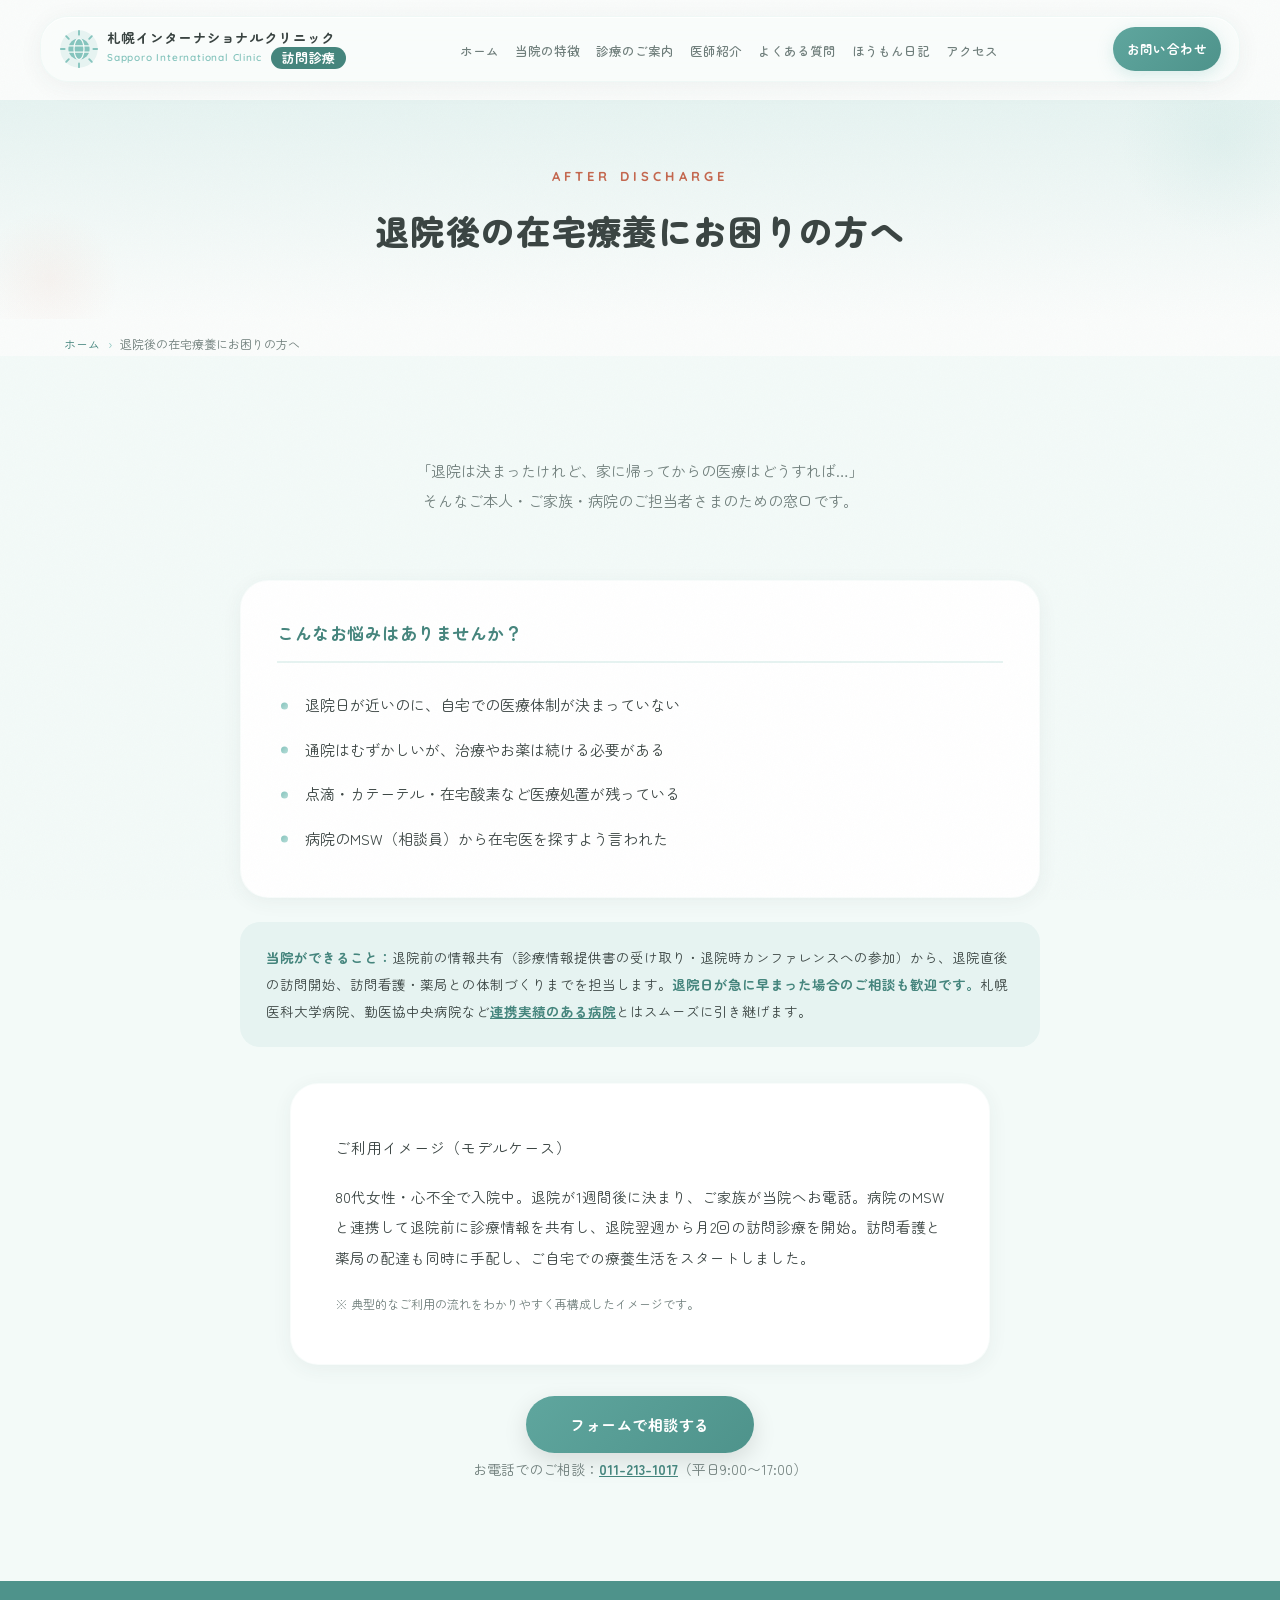
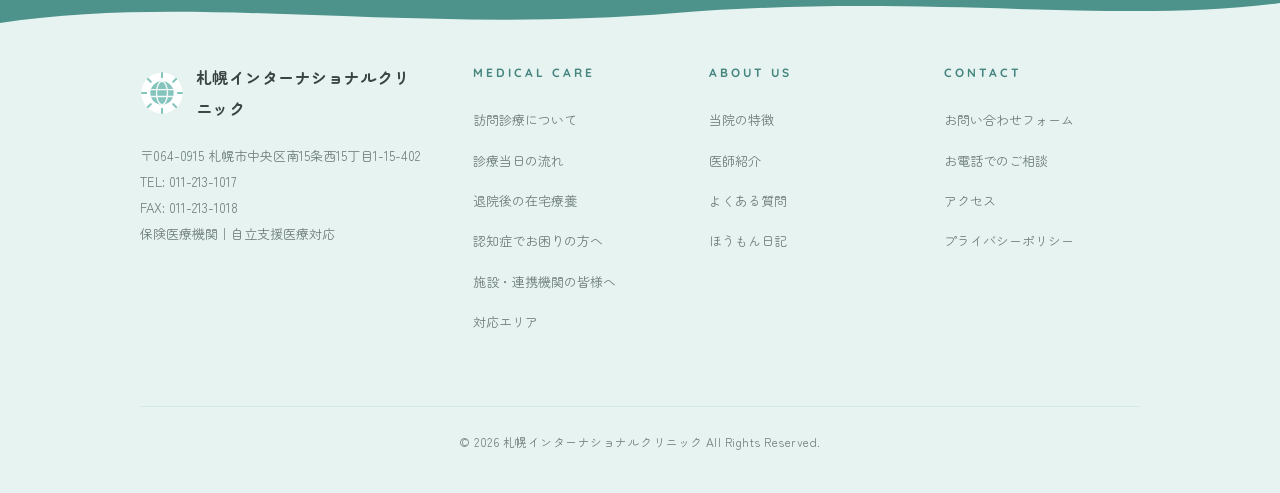
<file: taiin-support.html>
<!DOCTYPE html>
<html lang="ja">
<head>
<meta charset="UTF-8">
    <meta name="robots" content="noindex, nofollow">
<!-- Google tag (gtag.js) -->
<script async src="https://www.googletagmanager.com/gtag/js?id=G-PVZB57DKBD"></script>

<meta name="viewport" content="width=device-width, initial-scale=1.0">
<meta name="description" content="退院後の医療体制が決まっていない、通院がむずかしい——そんな時は札幌の訪問診療へ。退院前カンファレンスから在宅療養の体制づくりまで、MSW・ご家族からのご相談を受け付けています。">
<meta name="theme-color" content="#85C4BD">
<title>退院後の在宅療養にお困りの方へ｜札幌の訪問診療 | 札幌インターナショナルクリニック</title>
<link rel="canonical" href="https://sapporo-international-clinic.com/taiin-support.html">
<link rel="icon" href="favicon.svg" type="image/svg+xml">
<link rel="apple-touch-icon" href="apple-touch-icon.png">

<!-- OGP -->
<meta property="og:type" content="website">
<meta property="og:title" content="退院後の在宅療養にお困りの方へ｜札幌の訪問診療 | 札幌インターナショナルクリニック">
<meta property="og:description" content="退院後の医療体制が決まっていない、通院がむずかしい——そんな時は札幌の訪問診療へ。退院前カンファレンスから在宅療養の体制づくりまで、MSW・ご家族からのご相談を受け付けています。">
<meta property="og:url" content="https://sapporo-international-clinic.com/taiin-support.html">
<meta property="og:site_name" content="札幌インターナショナルクリニック">
<meta property="og:image" content="https://sapporo-international-clinic.com/assets/images/ogp.jpg">
<meta property="og:locale" content="ja_JP">
<meta name="twitter:card" content="summary_large_image">
<link rel="preconnect" href="https://www.googletagmanager.com">

<!-- Google Fonts -->
<link rel="preconnect" href="https://fonts.googleapis.com">
<link rel="preconnect" href="https://fonts.gstatic.com" crossorigin>
<link href="https://fonts.googleapis.com/css2?family=Zen+Maru+Gothic:wght@400;500;700;900&family=Quicksand:wght@600;700&display=swap" rel="stylesheet">

<link rel="stylesheet" href="assets/css/style.css?v=15">
</head>
<body>
    <a class="skip-link" href="#top">本文へスキップ</a>
    <header class="header" id="header">
        <div class="header__inner">
            <a href="index.html#top" class="header__logo">
                <div class="header__logo-icon">
                    <!-- ロゴアイコン：太陽×地球 -->
                    <svg viewBox="0 0 64 64" xmlns="http://www.w3.org/2000/svg" aria-hidden="true">
                        <circle cx="32" cy="32" r="30" fill="#E6F3F1"/>
                        <g stroke="#85C4BD" stroke-width="3" stroke-linecap="round">
                            <line x1="32" y1="3" x2="32" y2="9"/>
                            <line x1="32" y1="55" x2="32" y2="61"/>
                            <line x1="3" y1="32" x2="9" y2="32"/>
                            <line x1="55" y1="32" x2="61" y2="32"/>
                            <line x1="11.5" y1="11.5" x2="15.7" y2="15.7"/>
                            <line x1="48.3" y1="48.3" x2="52.5" y2="52.5"/>
                            <line x1="11.5" y1="52.5" x2="15.7" y2="48.3"/>
                            <line x1="48.3" y1="15.7" x2="52.5" y2="11.5"/>
                        </g>
                        <circle cx="32" cy="32" r="17" fill="#85C4BD"/>
                        <g stroke="#F3FAF8" stroke-width="2" fill="none" stroke-linecap="round">
                            <ellipse cx="32" cy="32" rx="8" ry="17"/>
                            <path d="M15.5 27 h33"/>
                            <path d="M15.5 37 h33"/>
                        </g>
                    </svg>
                </div>
                <div class="header__logo-text">
                    札幌インターナショナルクリニック<small>Sapporo International Clinic<span class="header__badge">訪問診療</span></small>
                </div>
            </a>

            <button class="header__menu-btn" id="menuBtn" aria-label="メニューを開く" aria-expanded="false">
                <span class="header__menu-icon"></span>
            </button>

            <nav class="header__nav" id="headerNav" role="navigation">
                <ul class="header__nav-list">
                    <li><a href="index.html#top" class="header__nav-link">ホーム</a></li>
                    <li><a href="index.html#features" class="header__nav-link">当院の特徴</a></li>
                    <li><a href="medical-care.html" class="header__nav-link">診療のご案内</a></li>
                    <li><a href="doctors.html" class="header__nav-link">医師紹介</a></li>
                    <li><a href="faq.html" class="header__nav-link">よくある質問</a></li>
                    <li><a href="blog/" class="header__nav-link">ほうもん日記</a></li>
                    <li><a href="index.html#access" class="header__nav-link">アクセス</a></li>
                </ul>
            </nav>
            <a href="contact.html" class="header__cta">お問い合わせ</a>
        </div>
    </header>
    <main class="site-main" id="top">

<div class="page-header">
    <div class="page-header__inner">
        <p class="page-header__label">After Discharge</p>
        <h1 class="page-header__title">退院後の在宅療養にお困りの方へ</h1>
    </div>
</div>

<nav class="breadcrumb" aria-label="パンくずリスト">
    <ol>
        <li><a href="index.html">ホーム</a></li>
        <li aria-current="page">退院後の在宅療養にお困りの方へ</li>
    </ol>
</nav>

<section class="section section--beige">
    <div class="section-header">
        <p class="section-header__text">
            「退院は決まったけれど、家に帰ってからの医療はどうすれば…」<br>
            そんなご本人・ご家族・病院のご担当者さまのための窓口です。
        </p>
    </div>
    <div class="medical-list" style="grid-template-columns: 1fr; max-width: var(--content-sm);">
        <div class="medical-list__category fade-in">
            <h3 class="medical-list__title">こんなお悩みはありませんか？</h3>
            <ul class="medical-list__items">
                <li>退院日が近いのに、自宅での医療体制が決まっていない</li>
                <li>通院はむずかしいが、治療やお薬は続ける必要がある</li>
                <li>点滴・カテーテル・在宅酸素など医療処置が残っている</li>
                <li>病院のMSW（相談員）から在宅医を探すよう言われた</li>
            </ul>
        </div>
    </div>
    <div class="visit-note fade-in" style="margin-top:24px;">
        <strong>当院ができること：</strong>退院前の情報共有（診療情報提供書の受け取り・退院時カンファレンスへの参加）から、退院直後の訪問開始、訪問看護・薬局との体制づくりまでを担当します。<strong>退院日が急に早まった場合のご相談も歓迎です。</strong>札幌医科大学病院、勤医協中央病院など<a href="medical-care.html#renkei" style="color:var(--main-teal-text);font-weight:700;">連携実績のある病院</a>とはスムーズに引き継げます。
    </div>
    <div class="post fade-in" style="margin-top:36px;">
        <p class="post__meta">ご利用イメージ（モデルケース）</p>
        <p style="font-size:14.5px; line-height:2.1; color:var(--text-main);">80代女性・心不全で入院中。退院が1週間後に決まり、ご家族が当院へお電話。病院のMSWと連携して退院前に診療情報を共有し、退院翌週から月2回の訪問診療を開始。訪問看護と薬局の配達も同時に手配し、ご自宅での療養生活をスタートしました。</p>
        <p style="font-size:12px; color:var(--text-sub); margin-bottom:0;">※ 典型的なご利用の流れをわかりやすく再構成したイメージです。</p>
    </div>
    <p style="text-align:center; margin-top:44px;">
        <a href="contact.html" class="cta__btn cta__btn--primary" style="background:linear-gradient(135deg,var(--main-teal-deep),#4E938B);color:#fff;">フォームで相談する</a>
    </p>
    <p style="text-align:center; margin-top:16px; font-size:14px; color:var(--text-sub);">お電話でのご相談：<a href="tel:0112131017" style="color:var(--main-teal-text);font-weight:700;">011-213-1017</a>（平日9:00〜17:00）</p>
</section>

    </main>

    <!-- Footer -->
    <footer class="footer">
        <div class="footer__wave">
            <svg viewBox="0 0 1440 60" fill="none" preserveAspectRatio="none">
                <path d="M0,42 C220,12 460,54 760,32 C1040,12 1260,44 1440,22 L1440,0 L0,0 Z" fill="#4E938B"/>
            </svg>
        </div>
        <div class="footer__inner">
            <div class="footer__about">
                <div class="footer__brand">
                    <div class="footer__brand-icon">
                        <svg viewBox="0 0 64 64" xmlns="http://www.w3.org/2000/svg" aria-hidden="true">
                            <circle cx="32" cy="32" r="30" fill="#FFFFFF"/>
                            <g stroke="#85C4BD" stroke-width="3" stroke-linecap="round">
                                <line x1="32" y1="3" x2="32" y2="9"/>
                                <line x1="32" y1="55" x2="32" y2="61"/>
                                <line x1="3" y1="32" x2="9" y2="32"/>
                                <line x1="55" y1="32" x2="61" y2="32"/>
                                <line x1="11.5" y1="11.5" x2="15.7" y2="15.7"/>
                                <line x1="48.3" y1="48.3" x2="52.5" y2="52.5"/>
                                <line x1="11.5" y1="52.5" x2="15.7" y2="48.3"/>
                                <line x1="48.3" y1="15.7" x2="52.5" y2="11.5"/>
                            </g>
                            <circle cx="32" cy="32" r="17" fill="#85C4BD"/>
                            <g stroke="#F3FAF8" stroke-width="2" fill="none" stroke-linecap="round">
                                <ellipse cx="32" cy="32" rx="8" ry="17"/>
                                <path d="M15.5 27 h33"/>
                                <path d="M15.5 37 h33"/>
                            </g>
                        </svg>
                    </div>
                    <span class="footer__brand-text">札幌インターナショナルクリニック</span>
                </div>
                <p class="footer__info">
                    〒064-0915 札幌市中央区南15条西15丁目1-15-402<br>
                    TEL: 011-213-1017<br>
                    FAX: 011-213-1018<br>
                    保険医療機関｜自立支援医療対応
                </p>
            </div>
            <div>
                <h4 class="footer__title">Medical Care</h4>
                <ul class="footer__links">
                    <li><a href="medical-care.html">訪問診療について</a></li>
                    <li><a href="visit-flow.html">診療当日の流れ</a></li>
                    <li><a href="taiin-support.html">退院後の在宅療養</a></li>
                    <li><a href="ninchisho-care.html">認知症でお困りの方へ</a></li>
                    <li><a href="index.html#partners">施設・連携機関の皆様へ</a></li>
                    <li><a href="medical-care.html#area">対応エリア</a></li>
                </ul>
            </div>
            <div>
                <h4 class="footer__title">About Us</h4>
                <ul class="footer__links">
                    <li><a href="index.html#features">当院の特徴</a></li>
                    <li><a href="doctors.html">医師紹介</a></li>
                    <li><a href="faq.html">よくある質問</a></li>
                    <li><a href="blog/">ほうもん日記</a></li>
                </ul>
            </div>
            <div>
                <h4 class="footer__title">Contact</h4>
                <ul class="footer__links">
                    <li><a href="contact.html">お問い合わせフォーム</a></li>
                    <li><a href="index.html#contact">お電話でのご相談</a></li>
                    <li><a href="index.html#access">アクセス</a></li>
                    <li><a href="privacy.html">プライバシーポリシー</a></li>
                </ul>
            </div>
        </div>
        <div class="footer__bottom">
            <p class="footer__copyright">&copy; 2026 札幌インターナショナルクリニック All Rights Reserved.</p>
        </div>
    </footer>

<script type="application/ld+json">
{
 "@context": "https://schema.org",
 "@type": "BreadcrumbList",
 "itemListElement": [
  {"@type": "ListItem", "position": 1, "name": "ホーム", "item": "https://sapporo-international-clinic.com/"},
  {"@type": "ListItem", "position": 2, "name": "退院後の在宅療養にお困りの方へ", "item": "https://sapporo-international-clinic.com/taiin-support.html"}
 ]
}
</script>
<script src="assets/js/main.js"></script>
</body>
</html>
</file>
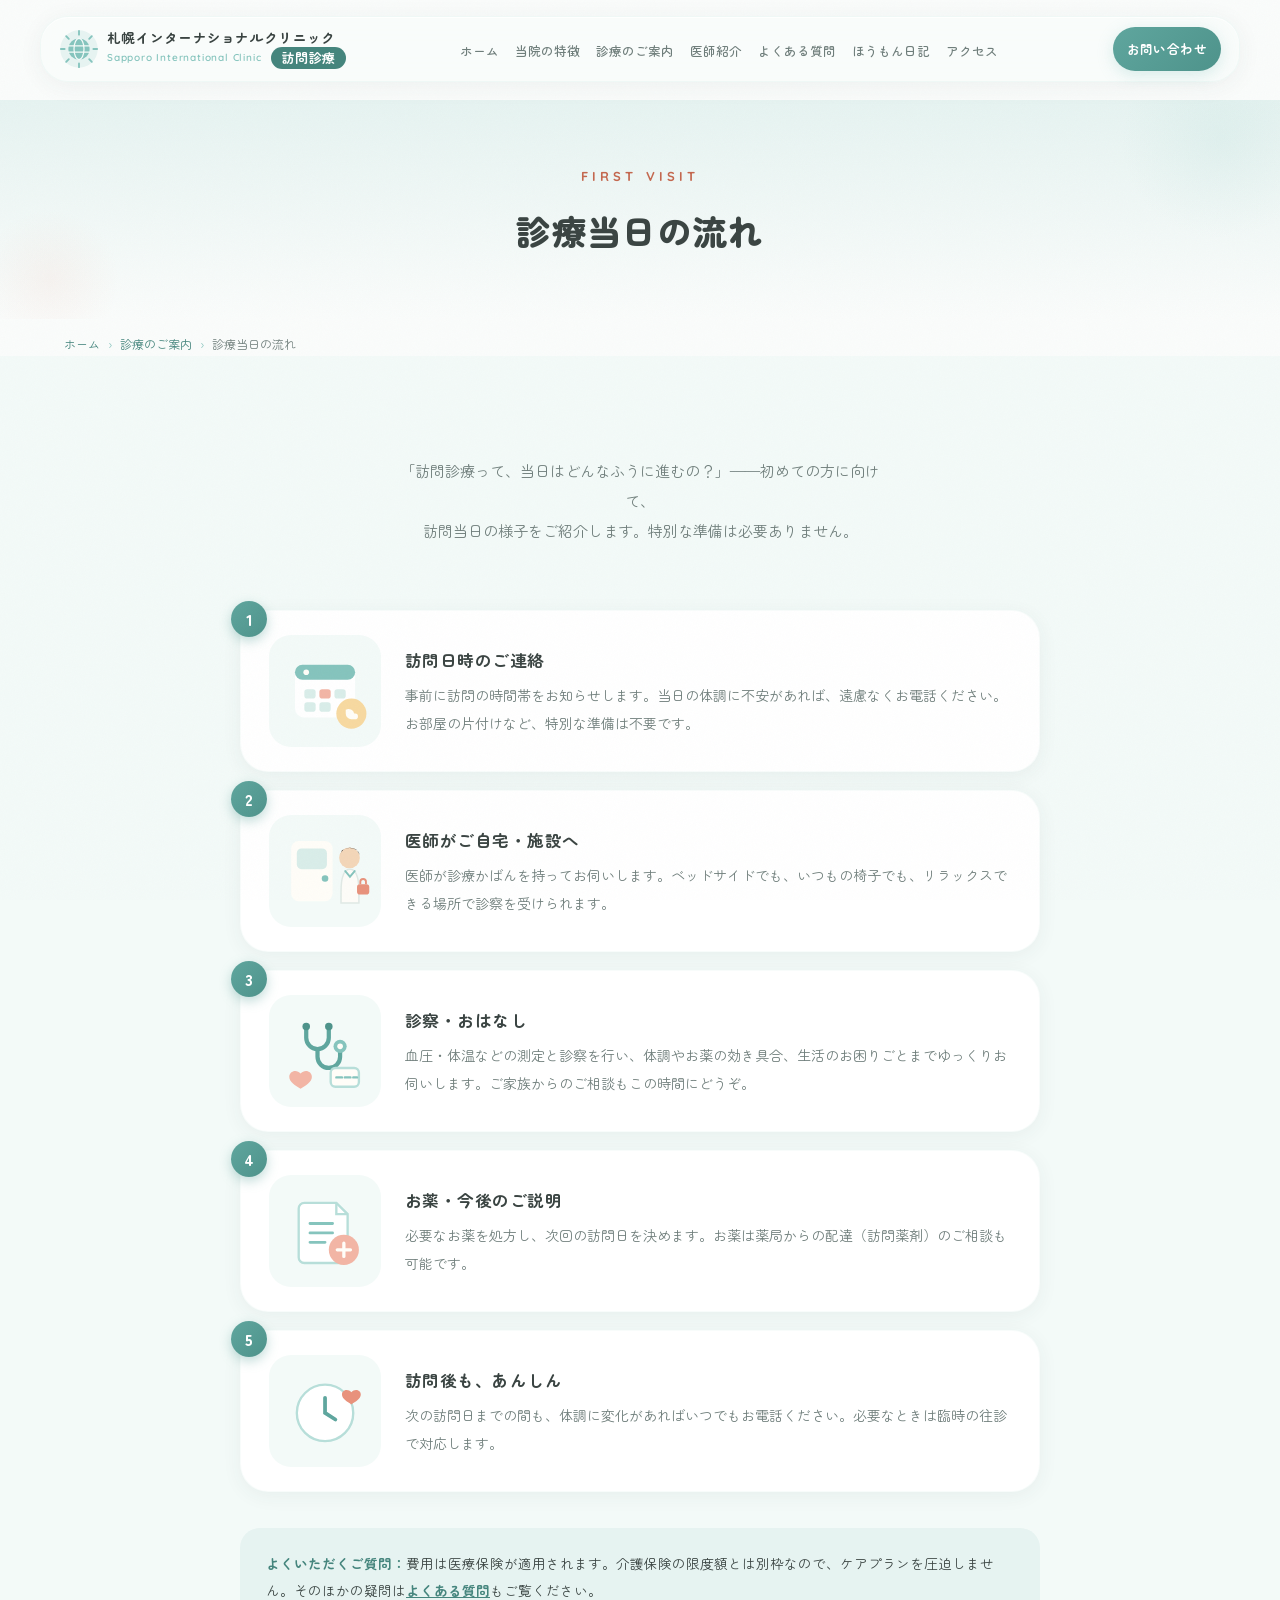
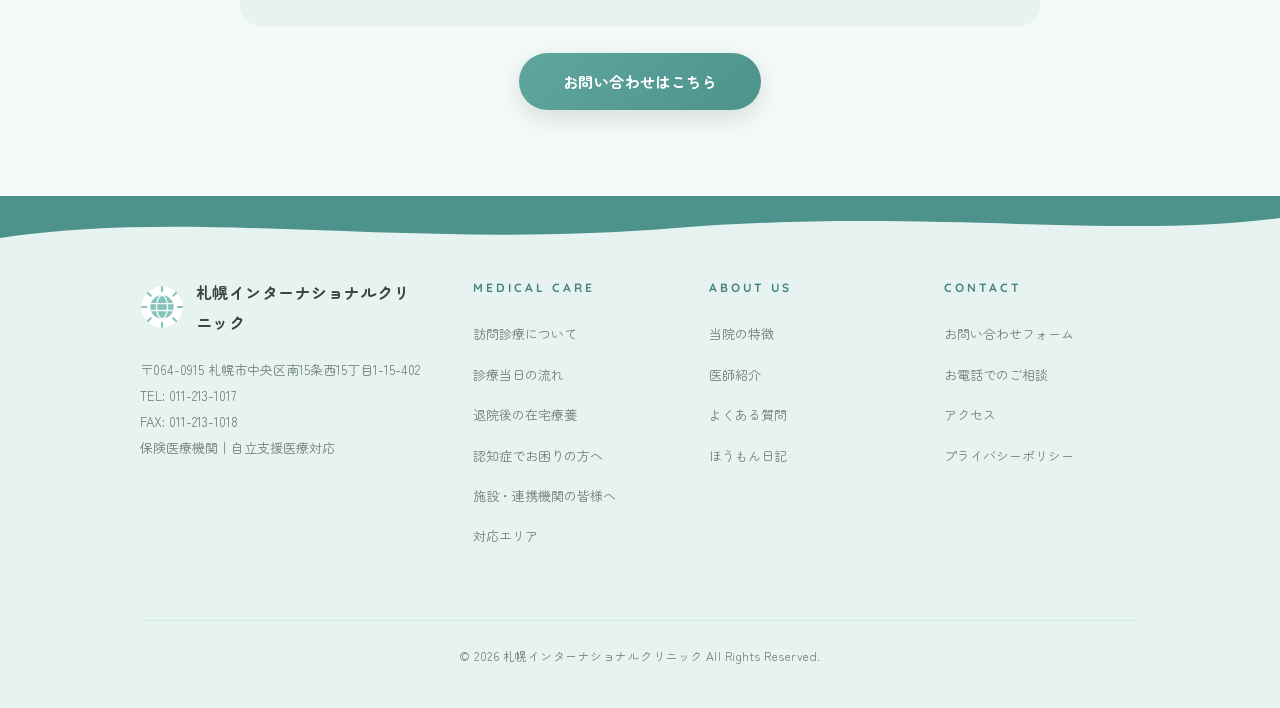
<file: visit-flow.html>
<!DOCTYPE html>
<html lang="ja">
<head>
<meta charset="UTF-8">
    <meta name="robots" content="noindex, nofollow">
<!-- Google tag (gtag.js) -->
<script async src="https://www.googletagmanager.com/gtag/js?id=G-PVZB57DKBD"></script>

<meta name="viewport" content="width=device-width, initial-scale=1.0">
<meta name="description" content="訪問診療の当日は何が起きる？訪問日時のご連絡から診察・お薬・訪問後のサポートまで、初めての方向けに札幌の訪問診療クリニックが当日の流れをご紹介します。">
<meta name="theme-color" content="#85C4BD">
<title>診療当日の流れ｜初めての訪問診療 | 札幌インターナショナルクリニック</title>
<link rel="canonical" href="https://sapporo-international-clinic.com/visit-flow.html">
<link rel="icon" href="favicon.svg" type="image/svg+xml">
<link rel="apple-touch-icon" href="apple-touch-icon.png">

<!-- OGP -->
<meta property="og:type" content="website">
<meta property="og:title" content="診療当日の流れ｜初めての訪問診療 | 札幌インターナショナルクリニック">
<meta property="og:description" content="訪問診療の当日は何が起きる？初めての方向けに当日の流れをご紹介します。">
<meta property="og:url" content="https://sapporo-international-clinic.com/visit-flow.html">
<meta property="og:site_name" content="札幌インターナショナルクリニック">
<meta property="og:image" content="https://sapporo-international-clinic.com/assets/images/ogp.jpg">
<meta property="og:locale" content="ja_JP">
<meta name="twitter:card" content="summary_large_image">
<link rel="preconnect" href="https://www.googletagmanager.com">

<!-- Google Fonts -->
<link rel="preconnect" href="https://fonts.googleapis.com">
<link rel="preconnect" href="https://fonts.gstatic.com" crossorigin>
<link href="https://fonts.googleapis.com/css2?family=Zen+Maru+Gothic:wght@400;500;700;900&family=Quicksand:wght@600;700&display=swap" rel="stylesheet">

<link rel="stylesheet" href="assets/css/style.css?v=15">
</head>
<body>
    <a class="skip-link" href="#top">本文へスキップ</a>
    <header class="header" id="header">
        <div class="header__inner">
            <a href="index.html#top" class="header__logo">
                <div class="header__logo-icon">
                    <!-- ロゴアイコン：太陽×地球 -->
                    <svg viewBox="0 0 64 64" xmlns="http://www.w3.org/2000/svg" aria-hidden="true">
                        <circle cx="32" cy="32" r="30" fill="#E6F3F1"/>
                        <g stroke="#85C4BD" stroke-width="3" stroke-linecap="round">
                            <line x1="32" y1="3" x2="32" y2="9"/>
                            <line x1="32" y1="55" x2="32" y2="61"/>
                            <line x1="3" y1="32" x2="9" y2="32"/>
                            <line x1="55" y1="32" x2="61" y2="32"/>
                            <line x1="11.5" y1="11.5" x2="15.7" y2="15.7"/>
                            <line x1="48.3" y1="48.3" x2="52.5" y2="52.5"/>
                            <line x1="11.5" y1="52.5" x2="15.7" y2="48.3"/>
                            <line x1="48.3" y1="15.7" x2="52.5" y2="11.5"/>
                        </g>
                        <circle cx="32" cy="32" r="17" fill="#85C4BD"/>
                        <g stroke="#F3FAF8" stroke-width="2" fill="none" stroke-linecap="round">
                            <ellipse cx="32" cy="32" rx="8" ry="17"/>
                            <path d="M15.5 27 h33"/>
                            <path d="M15.5 37 h33"/>
                        </g>
                    </svg>
                </div>
                <div class="header__logo-text">
                    札幌インターナショナルクリニック<small>Sapporo International Clinic<span class="header__badge">訪問診療</span></small>
                </div>
            </a>

            <button class="header__menu-btn" id="menuBtn" aria-label="メニューを開く" aria-expanded="false">
                <span class="header__menu-icon"></span>
            </button>

            <nav class="header__nav" id="headerNav" role="navigation">
                <ul class="header__nav-list">
                    <li><a href="index.html#top" class="header__nav-link">ホーム</a></li>
                    <li><a href="index.html#features" class="header__nav-link">当院の特徴</a></li>
                    <li><a href="medical-care.html" class="header__nav-link">診療のご案内</a></li>
                    <li><a href="doctors.html" class="header__nav-link">医師紹介</a></li>
                    <li><a href="faq.html" class="header__nav-link">よくある質問</a></li>
                    <li><a href="blog/" class="header__nav-link">ほうもん日記</a></li>
                    <li><a href="index.html#access" class="header__nav-link">アクセス</a></li>
                </ul>
            </nav>
            <a href="contact.html" class="header__cta">お問い合わせ</a>
        </div>
    </header>
    <main class="site-main" id="top">

<!-- Page Header -->
<div class="page-header">
    <div class="page-header__inner">
        <p class="page-header__label">First Visit</p>
        <h1 class="page-header__title">診療当日の流れ</h1>
    </div>
</div>

<nav class="breadcrumb" aria-label="パンくずリスト">
    <ol>
        <li><a href="index.html">ホーム</a></li>
        <li><a href="medical-care.html">診療のご案内</a></li>
        <li aria-current="page">診療当日の流れ</li>
    </ol>
</nav>

<section class="section section--beige">
    <div class="section-header">
        <p class="section-header__text">
            「訪問診療って、当日はどんなふうに進むの？」——初めての方に向けて、<br class="u-br-pc">訪問当日の様子をご紹介します。特別な準備は必要ありません。
        </p>
    </div>
    <div class="visit-steps">
        <div class="visit-step fade-in">
            <span class="visit-step__num">1</span>
            <div class="visit-step__art">
                <svg viewBox="0 0 100 100" xmlns="http://www.w3.org/2000/svg" aria-hidden="true">
                    <rect x="18" y="22" width="64" height="56" rx="10" fill="#FFFFFF"/>
                    <rect x="18" y="22" width="64" height="16" rx="8" fill="#85C4BD"/>
                    <circle cx="30" cy="30" r="3" fill="#FFFDF8"/>
                    <rect x="28" y="48" width="12" height="10" rx="3" fill="#D9EDE9"/>
                    <rect x="44" y="48" width="12" height="10" rx="3" fill="#F2B5A5"/>
                    <rect x="60" y="48" width="12" height="10" rx="3" fill="#D9EDE9"/>
                    <rect x="28" y="62" width="12" height="10" rx="3" fill="#D9EDE9"/>
                    <rect x="44" y="62" width="12" height="10" rx="3" fill="#D9EDE9"/>
                    <circle cx="78" cy="74" r="16" fill="#F7D9A0"/>
                    <path d="M72 74 a6 6 0 0 0 6 6 l4 0 a3 3 0 0 0 0 -6 l-1 0 a6 6 0 0 0 -9 -4z" fill="#FFFDF8"/>
                </svg>
            </div>
            <div>
                <h2 class="visit-step__title">訪問日時のご連絡</h2>
                <p class="visit-step__text">事前に訪問の時間帯をお知らせします。当日の体調に不安があれば、遠慮なくお電話ください。お部屋の片付けなど、特別な準備は不要です。</p>
            </div>
        </div>
        <div class="visit-step fade-in">
            <span class="visit-step__num">2</span>
            <div class="visit-step__art">
                <svg viewBox="0 0 100 100" xmlns="http://www.w3.org/2000/svg" aria-hidden="true">
                    <rect x="14" y="18" width="44" height="64" rx="8" fill="#FFFDF8"/>
                    <rect x="20" y="26" width="32" height="22" rx="5" fill="#D9EDE9"/>
                    <circle cx="50" cy="58" r="3.5" fill="#85C4BD"/>
                    <circle cx="76" cy="36" r="11" fill="#F3D6B8"/>
                    <path d="M66 33 a11 11 0 0 1 21 0 l-3 -5 q-8 -5 -16 0z" fill="#4A4038"/>
                    <path d="M67 72 q0 -24 9.5 -24 q9.5 0 9.5 24 l0 12 l-19 0 z" fill="#FDFCF8" stroke="#E0E9E5" stroke-width="1.6"/>
                    <path d="M71.5 50 l5 6 l5 -6" fill="none" stroke="#85C4BD" stroke-width="2" stroke-linecap="round"/>
                    <rect x="84" y="64" width="13" height="11" rx="3" fill="#E8927C"/>
                    <path d="M87.5 64 v-2.5 a3 3 0 0 1 6 0 v2.5" fill="none" stroke="#E8927C" stroke-width="2"/>
                </svg>
            </div>
            <div>
                <h2 class="visit-step__title">医師がご自宅・施設へ</h2>
                <p class="visit-step__text">医師が診療かばんを持ってお伺いします。ベッドサイドでも、いつもの椅子でも、リラックスできる場所で診察を受けられます。</p>
            </div>
        </div>
        <div class="visit-step fade-in">
            <span class="visit-step__num">3</span>
            <div class="visit-step__art">
                <svg viewBox="0 0 100 100" xmlns="http://www.w3.org/2000/svg" aria-hidden="true">
                    <path d="M30 24 v12 a12 12 0 0 0 24 0 V24" fill="none" stroke="#5FA69E" stroke-width="4.5" stroke-linecap="round"/>
                    <rect x="26" y="20" width="8" height="8" rx="4" fill="#4E938B"/>
                    <rect x="50" y="20" width="8" height="8" rx="4" fill="#4E938B"/>
                    <path d="M42 48 v8 a12 12 0 0 0 24 0 v-5" fill="none" stroke="#5FA69E" stroke-width="4.5" stroke-linecap="round"/>
                    <circle cx="66" cy="45" r="7" fill="#85C4BD"/>
                    <circle cx="66" cy="45" r="3" fill="#FFFDF8"/>
                    <path d="M24 74 c-4-5-12-3-12 3.5 c0 5.5 6.5 9 12 12.5 c5.5-3.5 12-7 12-12.5 c0-6.5-8-8.5-12-3.5z" fill="#F2B5A5"/>
                    <rect x="56" y="68" width="30" height="20" rx="5" fill="#FFFDF8" stroke="#B7DED9" stroke-width="2.5"/>
                    <path d="M62 78 h6 m3 0 h6 m3 0 h4" stroke="#85C4BD" stroke-width="2.5" stroke-linecap="round"/>
                </svg>
            </div>
            <div>
                <h2 class="visit-step__title">診察・おはなし</h2>
                <p class="visit-step__text">血圧・体温などの測定と診察を行い、体調やお薬の効き具合、生活のお困りごとまでゆっくりお伺いします。ご家族からのご相談もこの時間にどうぞ。</p>
            </div>
        </div>
        <div class="visit-step fade-in">
            <span class="visit-step__num">4</span>
            <div class="visit-step__art">
                <svg viewBox="0 0 100 100" xmlns="http://www.w3.org/2000/svg" aria-hidden="true">
                    <path d="M28 20 h34 l12 12 v46 a6 6 0 0 1 -6 6 h-40 a6 6 0 0 1 -6 -6 v-52 a6 6 0 0 1 6 -6z" fill="#FFFFFF" stroke="#B7DED9" stroke-width="2.5"/>
                    <path d="M62 20 v12 h12" fill="none" stroke="#B7DED9" stroke-width="2.5"/>
                    <path d="M34 42 h24 M34 52 h24 M34 62 h16" stroke="#85C4BD" stroke-width="3" stroke-linecap="round"/>
                    <circle cx="70" cy="70" r="16" fill="#F2B5A5"/>
                    <path d="M63 70 h14 M70 63 v14" stroke="#FFFDF8" stroke-width="3.5" stroke-linecap="round"/>
                </svg>
            </div>
            <div>
                <h2 class="visit-step__title">お薬・今後のご説明</h2>
                <p class="visit-step__text">必要なお薬を処方し、次回の訪問日を決めます。お薬は薬局からの配達（訪問薬剤）のご相談も可能です。</p>
            </div>
        </div>
        <div class="visit-step fade-in">
            <span class="visit-step__num">5</span>
            <div class="visit-step__art">
                <svg viewBox="0 0 100 100" xmlns="http://www.w3.org/2000/svg" aria-hidden="true">
                    <circle cx="50" cy="52" r="30" fill="#FFFFFF"/>
                    <circle cx="50" cy="52" r="30" fill="none" stroke="#B7DED9" stroke-width="2.5"/>
                    <path d="M50 36 v16 l11 7" fill="none" stroke="#5FA69E" stroke-width="4" stroke-linecap="round"/>
                    <path d="M78 30 c-3.5-4-10-2.5-10 2.5 c0 4.5 5.5 7.5 10 10.5 c4.5-3 10-6 10-10.5 c0-5-6.5-6.5-10-2.5z" fill="#E8927C"/>
                </svg>
            </div>
            <div>
                <h2 class="visit-step__title">訪問後も、あんしん</h2>
                <p class="visit-step__text">次の訪問日までの間も、体調に変化があればいつでもお電話ください。必要なときは臨時の往診で対応します。</p>
            </div>
        </div>
    </div>
    <div class="visit-note fade-in">
        <strong>よくいただくご質問：</strong>費用は医療保険が適用されます。介護保険の限度額とは別枠なので、ケアプランを圧迫しません。そのほかの疑問は<a href="faq.html" style="color:var(--main-teal-text);font-weight:700;">よくある質問</a>もご覧ください。
    </div>
    <p style="text-align:center; margin-top:40px;">
        <a href="contact.html" class="cta__btn cta__btn--primary" style="background:linear-gradient(135deg,var(--main-teal-deep),#4E938B);color:#fff;">お問い合わせはこちら</a>
    </p>
</section>

    </main>

    <!-- Footer -->
    <footer class="footer">
        <div class="footer__wave">
            <svg viewBox="0 0 1440 60" fill="none" preserveAspectRatio="none">
                <path d="M0,42 C220,12 460,54 760,32 C1040,12 1260,44 1440,22 L1440,0 L0,0 Z" fill="#4E938B"/>
            </svg>
        </div>
        <div class="footer__inner">
            <div class="footer__about">
                <div class="footer__brand">
                    <div class="footer__brand-icon">
                        <svg viewBox="0 0 64 64" xmlns="http://www.w3.org/2000/svg" aria-hidden="true">
                            <circle cx="32" cy="32" r="30" fill="#FFFFFF"/>
                            <g stroke="#85C4BD" stroke-width="3" stroke-linecap="round">
                                <line x1="32" y1="3" x2="32" y2="9"/>
                                <line x1="32" y1="55" x2="32" y2="61"/>
                                <line x1="3" y1="32" x2="9" y2="32"/>
                                <line x1="55" y1="32" x2="61" y2="32"/>
                                <line x1="11.5" y1="11.5" x2="15.7" y2="15.7"/>
                                <line x1="48.3" y1="48.3" x2="52.5" y2="52.5"/>
                                <line x1="11.5" y1="52.5" x2="15.7" y2="48.3"/>
                                <line x1="48.3" y1="15.7" x2="52.5" y2="11.5"/>
                            </g>
                            <circle cx="32" cy="32" r="17" fill="#85C4BD"/>
                            <g stroke="#F3FAF8" stroke-width="2" fill="none" stroke-linecap="round">
                                <ellipse cx="32" cy="32" rx="8" ry="17"/>
                                <path d="M15.5 27 h33"/>
                                <path d="M15.5 37 h33"/>
                            </g>
                        </svg>
                    </div>
                    <span class="footer__brand-text">札幌インターナショナルクリニック</span>
                </div>
                <p class="footer__info">
                    〒064-0915 札幌市中央区南15条西15丁目1-15-402<br>
                    TEL: 011-213-1017<br>
                    FAX: 011-213-1018<br>
                    保険医療機関｜自立支援医療対応
                </p>
            </div>
            <div>
                <h4 class="footer__title">Medical Care</h4>
                <ul class="footer__links">
                    <li><a href="medical-care.html">訪問診療について</a></li>
                    <li><a href="visit-flow.html">診療当日の流れ</a></li>
                    <li><a href="taiin-support.html">退院後の在宅療養</a></li>
                    <li><a href="ninchisho-care.html">認知症でお困りの方へ</a></li>
                    <li><a href="index.html#partners">施設・連携機関の皆様へ</a></li>
                    <li><a href="medical-care.html#area">対応エリア</a></li>
                </ul>
            </div>
            <div>
                <h4 class="footer__title">About Us</h4>
                <ul class="footer__links">
                    <li><a href="index.html#features">当院の特徴</a></li>
                    <li><a href="doctors.html">医師紹介</a></li>
                    <li><a href="faq.html">よくある質問</a></li>
                    <li><a href="blog/">ほうもん日記</a></li>
                </ul>
            </div>
            <div>
                <h4 class="footer__title">Contact</h4>
                <ul class="footer__links">
                    <li><a href="contact.html">お問い合わせフォーム</a></li>
                    <li><a href="index.html#contact">お電話でのご相談</a></li>
                    <li><a href="index.html#access">アクセス</a></li>
                    <li><a href="privacy.html">プライバシーポリシー</a></li>
                </ul>
            </div>
        </div>
        <div class="footer__bottom">
            <p class="footer__copyright">&copy; 2026 札幌インターナショナルクリニック All Rights Reserved.</p>
        </div>
    </footer>

<script type="application/ld+json">
{
 "@context": "https://schema.org",
 "@type": "BreadcrumbList",
 "itemListElement": [
  {"@type": "ListItem", "position": 1, "name": "ホーム", "item": "https://sapporo-international-clinic.com/"},
  {"@type": "ListItem", "position": 2, "name": "診療のご案内", "item": "https://sapporo-international-clinic.com/medical-care.html"},
  {"@type": "ListItem", "position": 3, "name": "診療当日の流れ", "item": "https://sapporo-international-clinic.com/visit-flow.html"}
 ]
}
</script>
<script src="assets/js/main.js"></script>
</body>
</html>
</file>
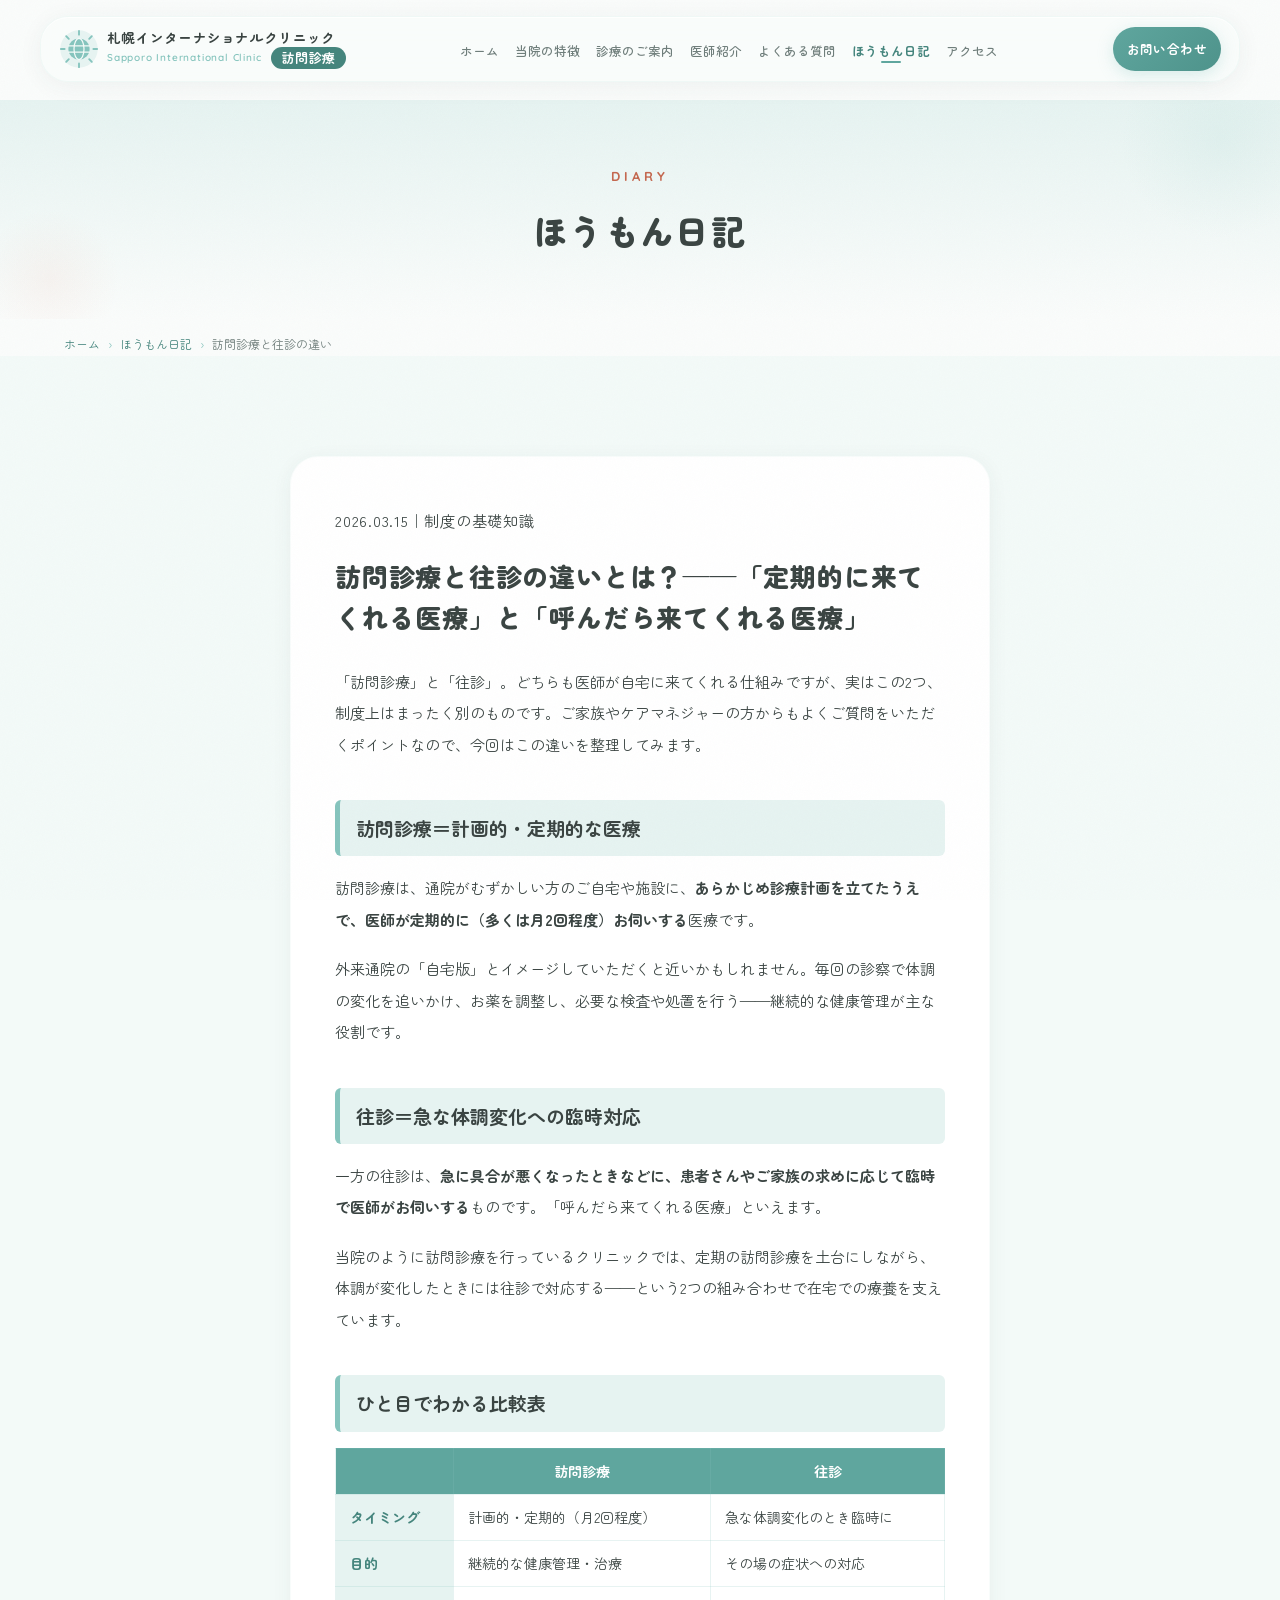
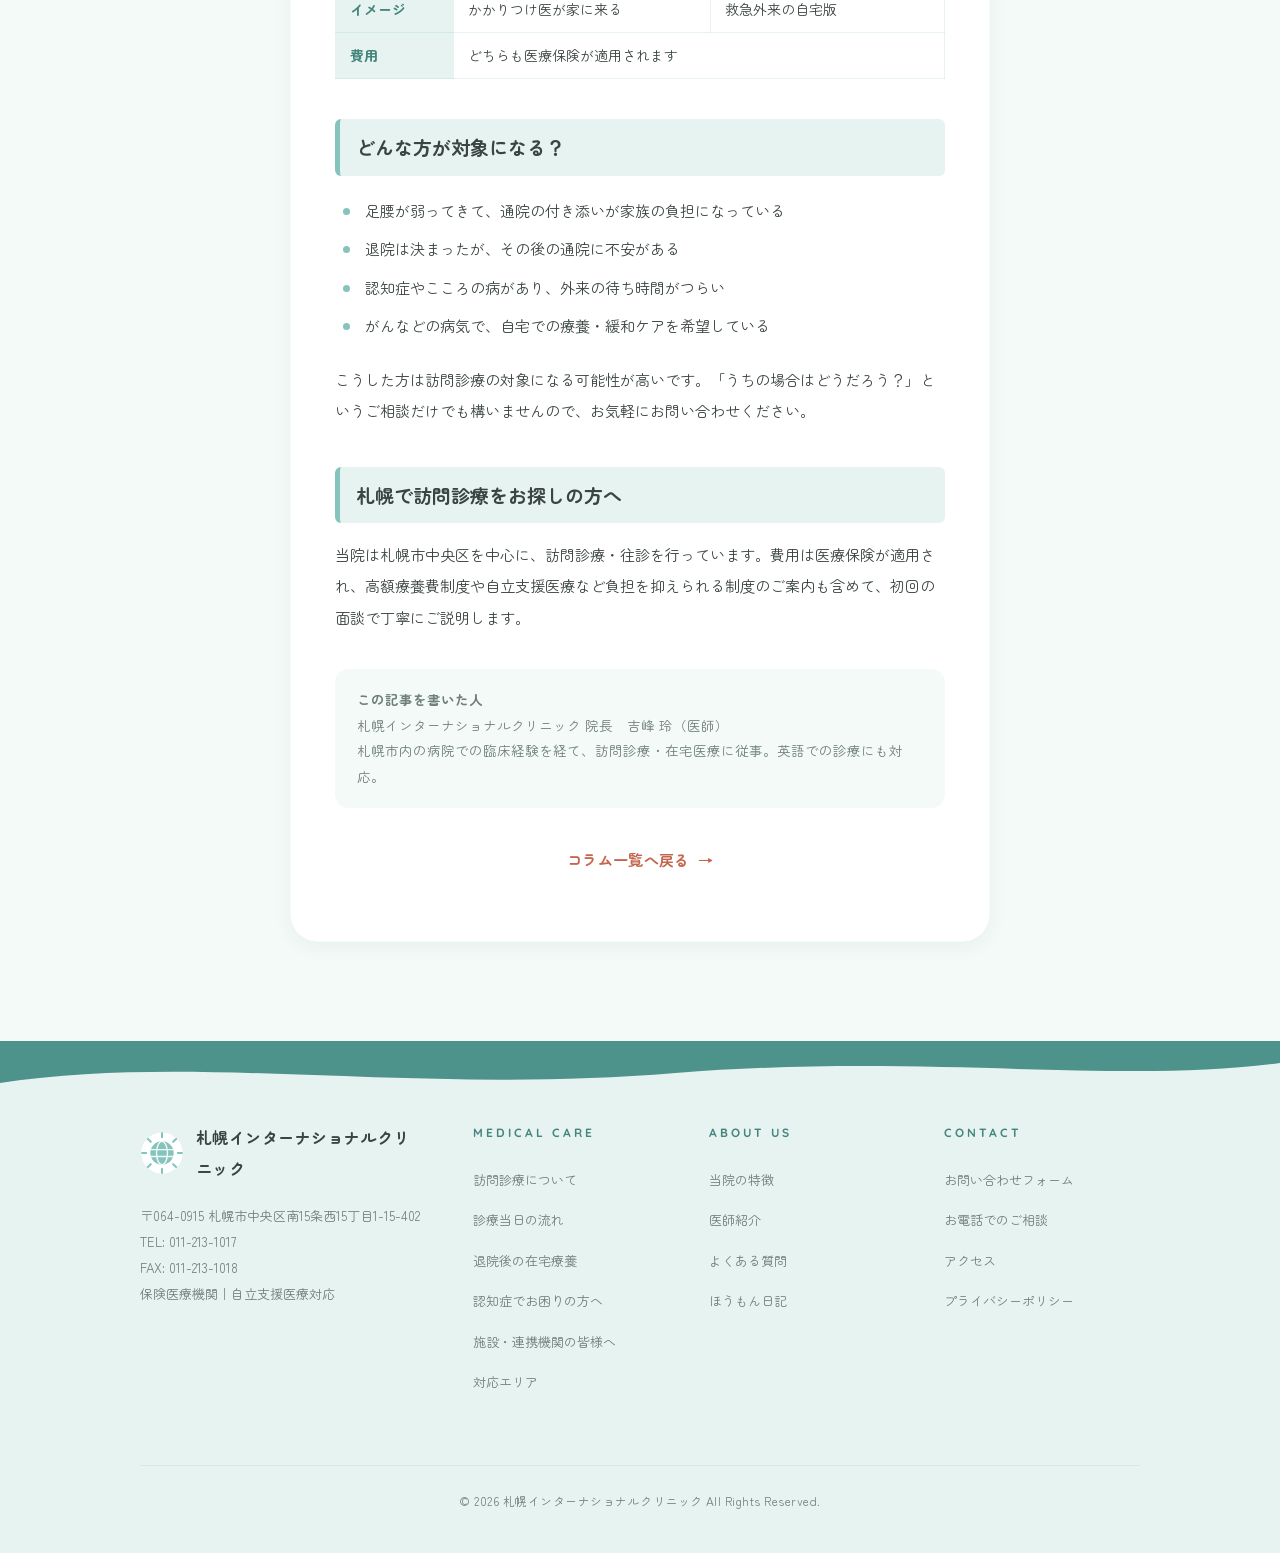
<file: blog/houmon-oushin-chigai.html>
<!DOCTYPE html>
<html lang="ja">
<head>
<meta charset="UTF-8">
    <meta name="robots" content="noindex, nofollow">
<link rel="preconnect" href="https://www.googletagmanager.com">
<!-- Google tag (gtag.js) -->
<script async src="https://www.googletagmanager.com/gtag/js?id=G-PVZB57DKBD"></script>
<script>
  window.dataLayer = window.dataLayer || [];
  function gtag(){dataLayer.push(arguments);}
  gtag('js', new Date());
  gtag('config', 'G-PVZB57DKBD', { 'anonymize_ip': true });
</script>

<meta name="viewport" content="width=device-width, initial-scale=1.0">
<meta name="description" content="訪問診療と往診はどう違う？計画的・定期的にお伺いする訪問診療と、急な体調変化に臨時対応する往診の違い・費用・対象になる方を、札幌の訪問診療医がわかりやすく解説します。">
<meta name="theme-color" content="#85C4BD">
<title>訪問診療と往診の違いとは？ | 札幌インターナショナルクリニック</title>
<link rel="canonical" href="https://sapporo-international-clinic.com/blog/houmon-oushin-chigai.html">
<link rel="icon" href="../favicon.svg" type="image/svg+xml">
<link rel="apple-touch-icon" href="../apple-touch-icon.png">

<!-- OGP -->
<meta property="og:type" content="article">
<meta property="og:title" content="訪問診療と往診の違いとは？ | 札幌インターナショナルクリニック">
<meta property="og:description" content="訪問診療と往診はどう違う？計画的・定期的にお伺いする訪問診療と、急な体調変化に臨時対応する往診の違い・費用・対象になる方を、札幌の訪問診療医がわかりやすく解説します。">
<meta property="og:url" content="https://sapporo-international-clinic.com/blog/houmon-oushin-chigai.html">
<meta property="og:site_name" content="札幌インターナショナルクリニック">
<meta property="og:image" content="https://sapporo-international-clinic.com/assets/images/ogp.jpg">
<meta property="og:locale" content="ja_JP">
<meta name="twitter:card" content="summary_large_image">
<script type="application/ld+json">
{
 "@context": "https://schema.org",
 "@type": "Article",
 "headline": "訪問診療と往診の違いとは？",
 "datePublished": "2026-03-15",
 "dateModified": "2026-03-15",
 "author": {"@type": "Physician", "name": "吉峰 玲", "url": "https://sapporo-international-clinic.com/doctors.html"},
 "publisher": {"@type": "MedicalClinic", "name": "札幌インターナショナルクリニック", "url": "https://sapporo-international-clinic.com/"},
 "mainEntityOfPage": "https://sapporo-international-clinic.com/blog/houmon-oushin-chigai.html",
 "image": "https://sapporo-international-clinic.com/assets/images/ogp.jpg"
}
</script>

<!-- Google Fonts -->
<link rel="preconnect" href="https://fonts.googleapis.com">
<link rel="preconnect" href="https://fonts.gstatic.com" crossorigin>
<link href="https://fonts.googleapis.com/css2?family=Zen+Maru+Gothic:wght@400;500;700;900&family=Quicksand:wght@600;700&display=swap" rel="stylesheet">

<link rel="stylesheet" href="../assets/css/style.css?v=15">
</head>
<body>
    <a class="skip-link" href="#top">本文へスキップ</a>
    <header class="header" id="header">
        <div class="header__inner">
            <a href="../index.html#top" class="header__logo">
                <div class="header__logo-icon">
                    <!-- ロゴアイコン：太陽×地球 -->
                    <svg viewBox="0 0 64 64" xmlns="http://www.w3.org/2000/svg" aria-hidden="true">
                        <circle cx="32" cy="32" r="30" fill="#E6F3F1"/>
                        <g stroke="#85C4BD" stroke-width="3" stroke-linecap="round">
                            <line x1="32" y1="3" x2="32" y2="9"/>
                            <line x1="32" y1="55" x2="32" y2="61"/>
                            <line x1="3" y1="32" x2="9" y2="32"/>
                            <line x1="55" y1="32" x2="61" y2="32"/>
                            <line x1="11.5" y1="11.5" x2="15.7" y2="15.7"/>
                            <line x1="48.3" y1="48.3" x2="52.5" y2="52.5"/>
                            <line x1="11.5" y1="52.5" x2="15.7" y2="48.3"/>
                            <line x1="48.3" y1="15.7" x2="52.5" y2="11.5"/>
                        </g>
                        <circle cx="32" cy="32" r="17" fill="#85C4BD"/>
                        <g stroke="#F3FAF8" stroke-width="2" fill="none" stroke-linecap="round">
                            <ellipse cx="32" cy="32" rx="8" ry="17"/>
                            <path d="M15.5 27 h33"/>
                            <path d="M15.5 37 h33"/>
                        </g>
                    </svg>
                </div>
                <div class="header__logo-text">
                    札幌インターナショナルクリニック<small>Sapporo International Clinic<span class="header__badge">訪問診療</span></small>
                </div>
            </a>

            <button class="header__menu-btn" id="menuBtn" aria-label="メニューを開く" aria-expanded="false">
                <span class="header__menu-icon"></span>
            </button>

            <nav class="header__nav" id="headerNav" role="navigation">
                <ul class="header__nav-list">
                    <li><a href="../index.html#top" class="header__nav-link">ホーム</a></li>
                    <li><a href="../index.html#features" class="header__nav-link">当院の特徴</a></li>
                    <li><a href="../medical-care.html" class="header__nav-link">診療のご案内</a></li>
                    <li><a href="../doctors.html" class="header__nav-link">医師紹介</a></li>
                    <li><a href="../faq.html" class="header__nav-link">よくある質問</a></li>
                    <li><a href="./" class="header__nav-link header__nav-link--active" aria-current="page">ほうもん日記</a></li>
                    <li><a href="../index.html#access" class="header__nav-link">アクセス</a></li>
                </ul>
            </nav>
            <a href="../contact.html" class="header__cta">お問い合わせ</a>
        </div>
    </header>
    <main class="site-main" id="top">

<div class="page-header">
    <div class="page-header__inner">
        <p class="page-header__label">Diary</p>
        <h1 class="page-header__title">ほうもん日記</h1>
    </div>
</div>

<nav class="breadcrumb" aria-label="パンくずリスト">
    <ol>
        <li><a href="../index.html">ホーム</a></li>
        <li><a href="./">ほうもん日記</a></li>
        <li aria-current="page">訪問診療と往診の違い</li>
    </ol>
</nav>

<section class="section section--beige">
    <article class="post">
        <p class="post__meta">2026.03.15｜制度の基礎知識</p>
        <h1 class="post__title">訪問診療と往診の違いとは？——「定期的に来てくれる医療」と「呼んだら来てくれる医療」</h1>

        <p>「訪問診療」と「往診」。どちらも医師が自宅に来てくれる仕組みですが、実はこの2つ、制度上はまったく別のものです。ご家族やケアマネジャーの方からもよくご質問をいただくポイントなので、今回はこの違いを整理してみます。</p>

        <h2>訪問診療＝計画的・定期的な医療</h2>
        <p>訪問診療は、通院がむずかしい方のご自宅や施設に、<strong>あらかじめ診療計画を立てたうえで、医師が定期的に（多くは月2回程度）お伺いする</strong>医療です。</p>
        <p>外来通院の「自宅版」とイメージしていただくと近いかもしれません。毎回の診察で体調の変化を追いかけ、お薬を調整し、必要な検査や処置を行う——継続的な健康管理が主な役割です。</p>

        <h2>往診＝急な体調変化への臨時対応</h2>
        <p>一方の往診は、<strong>急に具合が悪くなったときなどに、患者さんやご家族の求めに応じて臨時で医師がお伺いする</strong>ものです。「呼んだら来てくれる医療」といえます。</p>
        <p>当院のように訪問診療を行っているクリニックでは、定期の訪問診療を土台にしながら、体調が変化したときには往診で対応する——という2つの組み合わせで在宅での療養を支えています。</p>

        <h2>ひと目でわかる比較表</h2>
        <table class="post-table">
            <thead>
                <tr><th></th><th>訪問診療</th><th>往診</th></tr>
            </thead>
            <tbody>
                <tr><th>タイミング</th><td>計画的・定期的（月2回程度）</td><td>急な体調変化のとき臨時に</td></tr>
                <tr><th>目的</th><td>継続的な健康管理・治療</td><td>その場の症状への対応</td></tr>
                <tr><th>イメージ</th><td>かかりつけ医が家に来る</td><td>救急外来の自宅版</td></tr>
                <tr><th>費用</th><td colspan="2">どちらも医療保険が適用されます</td></tr>
            </tbody>
        </table>

        <h2>どんな方が対象になる？</h2>
        <ul>
            <li>足腰が弱ってきて、通院の付き添いが家族の負担になっている</li>
            <li>退院は決まったが、その後の通院に不安がある</li>
            <li>認知症やこころの病があり、外来の待ち時間がつらい</li>
            <li>がんなどの病気で、自宅での療養・緩和ケアを希望している</li>
        </ul>
        <p>こうした方は訪問診療の対象になる可能性が高いです。「うちの場合はどうだろう？」というご相談だけでも構いませんので、お気軽にお問い合わせください。</p>

        <h2>札幌で訪問診療をお探しの方へ</h2>
        <p>当院は札幌市中央区を中心に、訪問診療・往診を行っています。費用は医療保険が適用され、高額療養費制度や自立支援医療など負担を抑えられる制度のご案内も含めて、初回の面談で丁寧にご説明します。</p>

        <div class="post__supervisor">
            <strong>この記事を書いた人</strong><br>
            札幌インターナショナルクリニック 院長　吉峰 玲（医師）<br>
            札幌市内の病院での臨床経験を経て、訪問診療・在宅医療に従事。英語での診療にも対応。
        </div>

        <p class="post__back"><a href="./" class="message__link">コラム一覧へ戻る <span>&rarr;</span></a></p>
    </article>
</section>

    </main>

    <!-- Footer -->
    <footer class="footer">
        <div class="footer__wave">
            <svg viewBox="0 0 1440 60" fill="none" preserveAspectRatio="none">
                <path d="M0,42 C220,12 460,54 760,32 C1040,12 1260,44 1440,22 L1440,0 L0,0 Z" fill="#4E938B"/>
            </svg>
        </div>
        <div class="footer__inner">
            <div class="footer__about">
                <div class="footer__brand">
                    <div class="footer__brand-icon">
                        <svg viewBox="0 0 64 64" xmlns="http://www.w3.org/2000/svg" aria-hidden="true">
                            <circle cx="32" cy="32" r="30" fill="#FFFFFF"/>
                            <g stroke="#85C4BD" stroke-width="3" stroke-linecap="round">
                                <line x1="32" y1="3" x2="32" y2="9"/>
                                <line x1="32" y1="55" x2="32" y2="61"/>
                                <line x1="3" y1="32" x2="9" y2="32"/>
                                <line x1="55" y1="32" x2="61" y2="32"/>
                                <line x1="11.5" y1="11.5" x2="15.7" y2="15.7"/>
                                <line x1="48.3" y1="48.3" x2="52.5" y2="52.5"/>
                                <line x1="11.5" y1="52.5" x2="15.7" y2="48.3"/>
                                <line x1="48.3" y1="15.7" x2="52.5" y2="11.5"/>
                            </g>
                            <circle cx="32" cy="32" r="17" fill="#85C4BD"/>
                            <g stroke="#F3FAF8" stroke-width="2" fill="none" stroke-linecap="round">
                                <ellipse cx="32" cy="32" rx="8" ry="17"/>
                                <path d="M15.5 27 h33"/>
                                <path d="M15.5 37 h33"/>
                            </g>
                        </svg>
                    </div>
                    <span class="footer__brand-text">札幌インターナショナルクリニック</span>
                </div>
                <p class="footer__info">
                    〒064-0915 札幌市中央区南15条西15丁目1-15-402<br>
                    TEL: 011-213-1017<br>
                    FAX: 011-213-1018<br>
                    保険医療機関｜自立支援医療対応
                </p>
            </div>
            <div>
                <h4 class="footer__title">Medical Care</h4>
                <ul class="footer__links">
                    <li><a href="../medical-care.html">訪問診療について</a></li>
                    <li><a href="../visit-flow.html">診療当日の流れ</a></li>
                    <li><a href="../taiin-support.html">退院後の在宅療養</a></li>
                    <li><a href="../ninchisho-care.html">認知症でお困りの方へ</a></li>
                    <li><a href="../index.html#partners">施設・連携機関の皆様へ</a></li>
                    <li><a href="../medical-care.html#area">対応エリア</a></li>
                </ul>
            </div>
            <div>
                <h4 class="footer__title">About Us</h4>
                <ul class="footer__links">
                    <li><a href="../index.html#features">当院の特徴</a></li>
                    <li><a href="../doctors.html">医師紹介</a></li>
                    <li><a href="../faq.html">よくある質問</a></li>
                    <li><a href="./">ほうもん日記</a></li>
                </ul>
            </div>
            <div>
                <h4 class="footer__title">Contact</h4>
                <ul class="footer__links">
                    <li><a href="../contact.html">お問い合わせフォーム</a></li>
                    <li><a href="../index.html#contact">お電話でのご相談</a></li>
                    <li><a href="../index.html#access">アクセス</a></li>
                    <li><a href="../privacy.html">プライバシーポリシー</a></li>
                </ul>
            </div>
        </div>
        <div class="footer__bottom">
            <p class="footer__copyright">&copy; 2026 札幌インターナショナルクリニック All Rights Reserved.</p>
        </div>
    </footer>

<script src="../assets/js/main.js"></script>
</body>
</html>
</file>
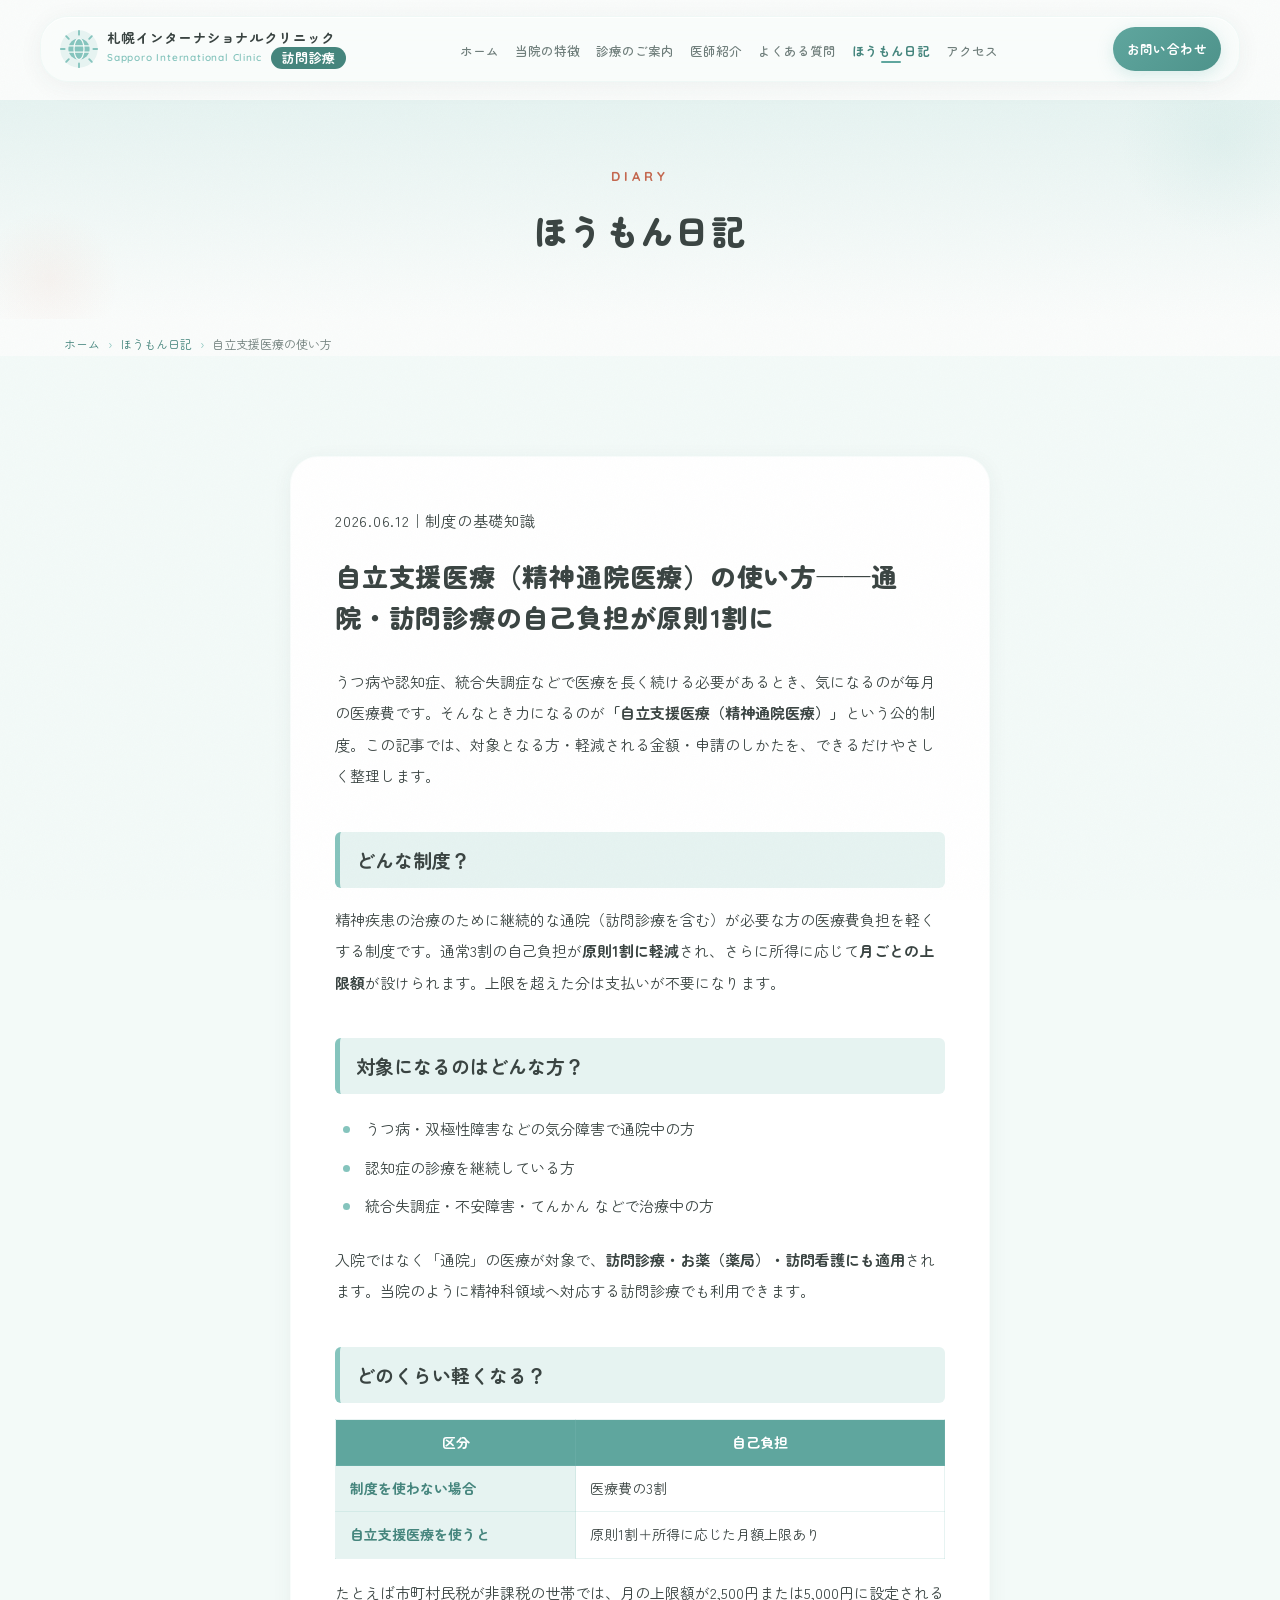
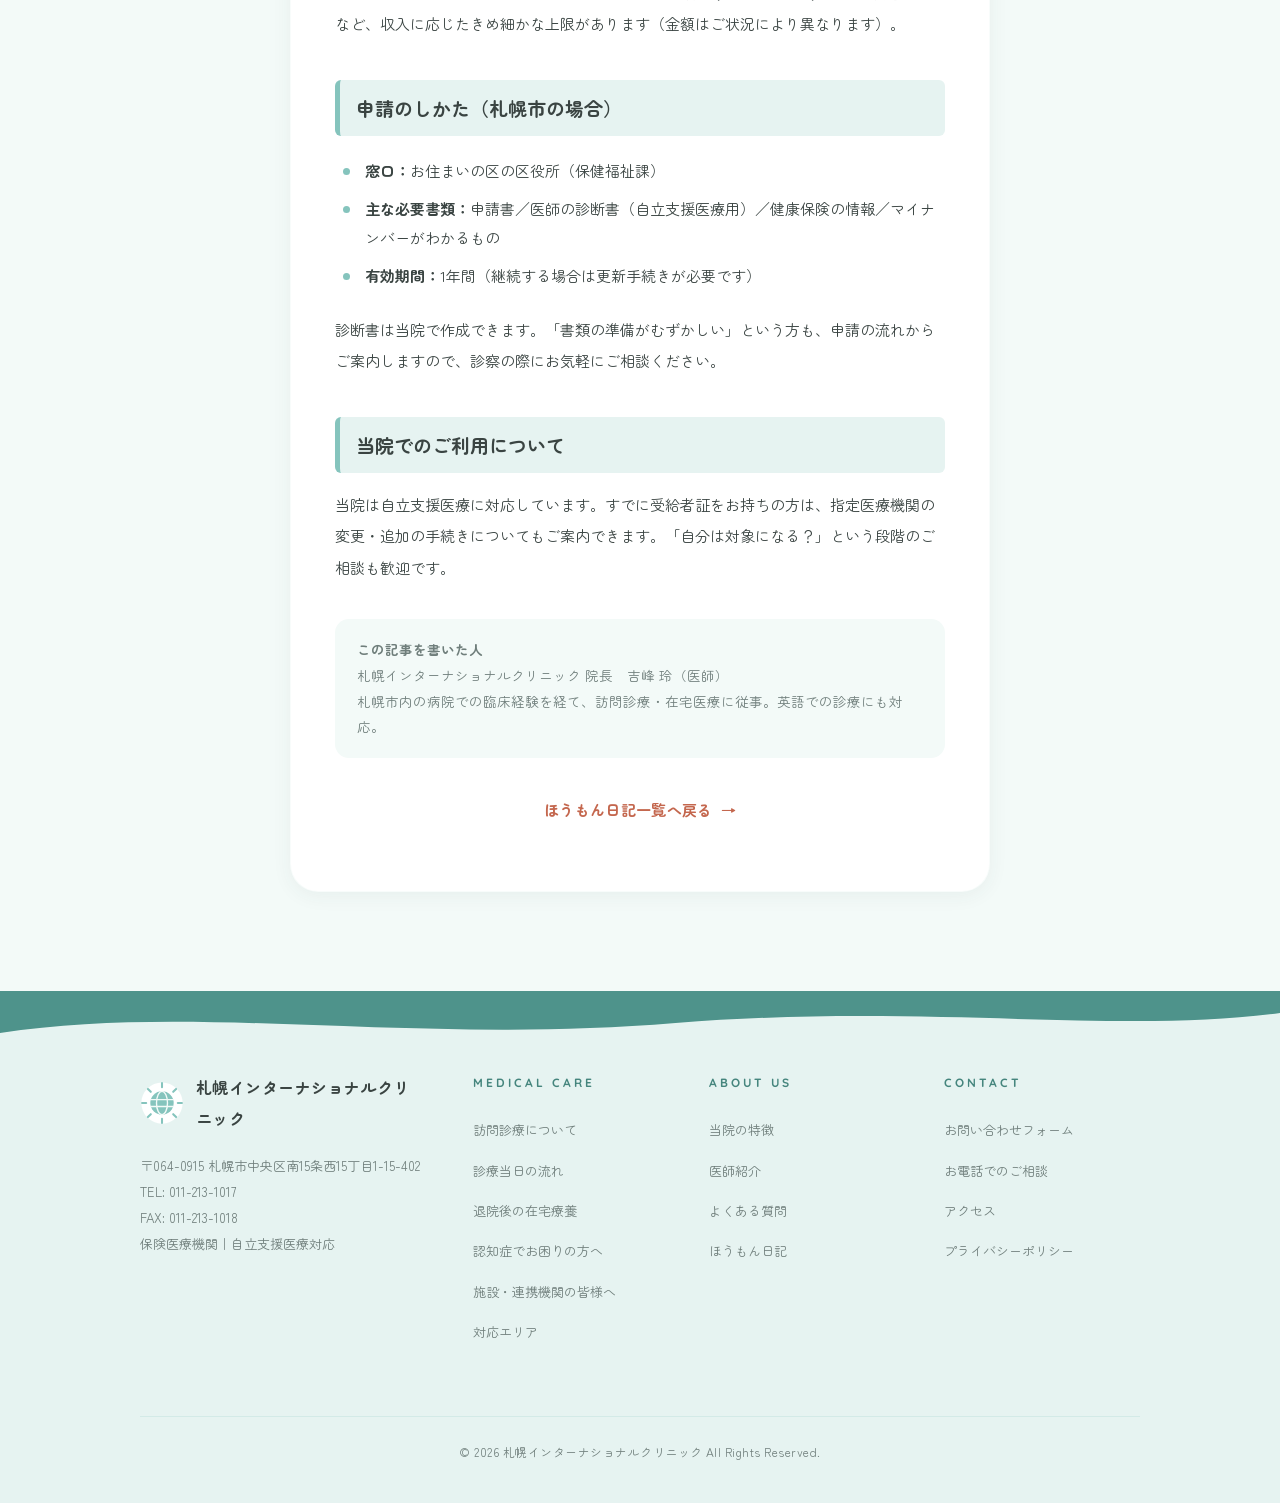
<file: blog/jiritsu-shien-iryo.html>
<!DOCTYPE html>
<html lang="ja">
<head>
<meta charset="UTF-8">
    <meta name="robots" content="noindex, nofollow">
<link rel="preconnect" href="https://www.googletagmanager.com">
<!-- Google tag (gtag.js) -->
<script async src="https://www.googletagmanager.com/gtag/js?id=G-PVZB57DKBD"></script>
<script>
  window.dataLayer = window.dataLayer || [];
  function gtag(){dataLayer.push(arguments);}
  gtag('js', new Date());
  gtag('config', 'G-PVZB57DKBD', { 'anonymize_ip': true });
</script>

<meta name="viewport" content="width=device-width, initial-scale=1.0">
<meta name="description" content="自立支援医療（精神通院医療）を使うと、うつ病・認知症などの継続的な通院・訪問診療の自己負担が原則1割に軽減されます。対象となる方・申請の流れ・必要書類を札幌の訪問診療医がわかりやすく解説します。">
<meta name="theme-color" content="#85C4BD">
<title>自立支援医療（精神通院医療）の使い方｜自己負担が原則1割に | 札幌インターナショナルクリニック</title>
<link rel="canonical" href="https://sapporo-international-clinic.com/blog/jiritsu-shien-iryo.html">
<link rel="icon" href="../favicon.svg" type="image/svg+xml">
<link rel="apple-touch-icon" href="../apple-touch-icon.png">

<!-- OGP -->
<meta property="og:type" content="article">
<meta property="og:title" content="自立支援医療（精神通院医療）の使い方 | 札幌インターナショナルクリニック">
<meta property="og:description" content="継続的な精神科通院・訪問診療の自己負担が原則1割に。対象・申請の流れ・必要書類を解説します。">
<meta property="og:url" content="https://sapporo-international-clinic.com/blog/jiritsu-shien-iryo.html">
<meta property="og:site_name" content="札幌インターナショナルクリニック">
<meta property="og:image" content="https://sapporo-international-clinic.com/assets/images/ogp.jpg">
<meta property="og:locale" content="ja_JP">
<meta name="twitter:card" content="summary_large_image">
<script type="application/ld+json">
{
 "@context": "https://schema.org",
 "@type": "Article",
 "headline": "自立支援医療（精神通院医療）の使い方",
 "datePublished": "2026-06-12",
 "dateModified": "2026-06-12",
 "author": {"@type": "Physician", "name": "吉峰 玲", "url": "https://sapporo-international-clinic.com/doctors.html"},
 "publisher": {"@type": "MedicalClinic", "name": "札幌インターナショナルクリニック", "url": "https://sapporo-international-clinic.com/"},
 "mainEntityOfPage": "https://sapporo-international-clinic.com/blog/jiritsu-shien-iryo.html",
 "image": "https://sapporo-international-clinic.com/assets/images/ogp.jpg"
}
</script>

<!-- Google Fonts -->
<link rel="preconnect" href="https://fonts.googleapis.com">
<link rel="preconnect" href="https://fonts.gstatic.com" crossorigin>
<link href="https://fonts.googleapis.com/css2?family=Zen+Maru+Gothic:wght@400;500;700;900&family=Quicksand:wght@600;700&display=swap" rel="stylesheet">

<link rel="stylesheet" href="../assets/css/style.css?v=15">
</head>
<body>
    <a class="skip-link" href="#top">本文へスキップ</a>
    <header class="header" id="header">
        <div class="header__inner">
            <a href="../index.html#top" class="header__logo">
                <div class="header__logo-icon">
                    <!-- ロゴアイコン：太陽×地球 -->
                    <svg viewBox="0 0 64 64" xmlns="http://www.w3.org/2000/svg" aria-hidden="true">
                        <circle cx="32" cy="32" r="30" fill="#E6F3F1"/>
                        <g stroke="#85C4BD" stroke-width="3" stroke-linecap="round">
                            <line x1="32" y1="3" x2="32" y2="9"/>
                            <line x1="32" y1="55" x2="32" y2="61"/>
                            <line x1="3" y1="32" x2="9" y2="32"/>
                            <line x1="55" y1="32" x2="61" y2="32"/>
                            <line x1="11.5" y1="11.5" x2="15.7" y2="15.7"/>
                            <line x1="48.3" y1="48.3" x2="52.5" y2="52.5"/>
                            <line x1="11.5" y1="52.5" x2="15.7" y2="48.3"/>
                            <line x1="48.3" y1="15.7" x2="52.5" y2="11.5"/>
                        </g>
                        <circle cx="32" cy="32" r="17" fill="#85C4BD"/>
                        <g stroke="#F3FAF8" stroke-width="2" fill="none" stroke-linecap="round">
                            <ellipse cx="32" cy="32" rx="8" ry="17"/>
                            <path d="M15.5 27 h33"/>
                            <path d="M15.5 37 h33"/>
                        </g>
                    </svg>
                </div>
                <div class="header__logo-text">
                    札幌インターナショナルクリニック<small>Sapporo International Clinic<span class="header__badge">訪問診療</span></small>
                </div>
            </a>

            <button class="header__menu-btn" id="menuBtn" aria-label="メニューを開く" aria-expanded="false">
                <span class="header__menu-icon"></span>
            </button>

            <nav class="header__nav" id="headerNav" role="navigation">
                <ul class="header__nav-list">
                    <li><a href="../index.html#top" class="header__nav-link">ホーム</a></li>
                    <li><a href="../index.html#features" class="header__nav-link">当院の特徴</a></li>
                    <li><a href="../medical-care.html" class="header__nav-link">診療のご案内</a></li>
                    <li><a href="../doctors.html" class="header__nav-link">医師紹介</a></li>
                    <li><a href="../faq.html" class="header__nav-link">よくある質問</a></li>
                    <li><a href="./" class="header__nav-link header__nav-link--active" aria-current="page">ほうもん日記</a></li>
                    <li><a href="../index.html#access" class="header__nav-link">アクセス</a></li>
                </ul>
            </nav>
            <a href="../contact.html" class="header__cta">お問い合わせ</a>
        </div>
    </header>
    <main class="site-main" id="top">

<div class="page-header">
    <div class="page-header__inner">
        <p class="page-header__label">Diary</p>
        <h1 class="page-header__title">ほうもん日記</h1>
    </div>
</div>

<nav class="breadcrumb" aria-label="パンくずリスト">
    <ol>
        <li><a href="../index.html">ホーム</a></li>
        <li><a href="./">ほうもん日記</a></li>
        <li aria-current="page">自立支援医療の使い方</li>
    </ol>
</nav>

<section class="section section--beige">
    <article class="post">
        <p class="post__meta">2026.06.12｜制度の基礎知識</p>
        <h1 class="post__title">自立支援医療（精神通院医療）の使い方——通院・訪問診療の自己負担が原則1割に</h1>

        <p>うつ病や認知症、統合失調症などで医療を長く続ける必要があるとき、気になるのが毎月の医療費です。そんなとき力になるのが<strong>「自立支援医療（精神通院医療）」</strong>という公的制度。この記事では、対象となる方・軽減される金額・申請のしかたを、できるだけやさしく整理します。</p>

        <h2>どんな制度？</h2>
        <p>精神疾患の治療のために継続的な通院（訪問診療を含む）が必要な方の医療費負担を軽くする制度です。通常3割の自己負担が<strong>原則1割に軽減</strong>され、さらに所得に応じて<strong>月ごとの上限額</strong>が設けられます。上限を超えた分は支払いが不要になります。</p>

        <h2>対象になるのはどんな方？</h2>
        <ul>
            <li>うつ病・双極性障害などの気分障害で通院中の方</li>
            <li>認知症の診療を継続している方</li>
            <li>統合失調症・不安障害・てんかん などで治療中の方</li>
        </ul>
        <p>入院ではなく「通院」の医療が対象で、<strong>訪問診療・お薬（薬局）・訪問看護にも適用</strong>されます。当院のように精神科領域へ対応する訪問診療でも利用できます。</p>

        <h2>どのくらい軽くなる？</h2>
        <table class="post-table">
            <thead>
                <tr><th>区分</th><th>自己負担</th></tr>
            </thead>
            <tbody>
                <tr><th>制度を使わない場合</th><td>医療費の3割</td></tr>
                <tr><th>自立支援医療を使うと</th><td>原則1割＋所得に応じた月額上限あり</td></tr>
            </tbody>
        </table>
        <p>たとえば市町村民税が非課税の世帯では、月の上限額が2,500円または5,000円に設定されるなど、収入に応じたきめ細かな上限があります（金額はご状況により異なります）。</p>

        <h2>申請のしかた（札幌市の場合）</h2>
        <ul>
            <li><strong>窓口：</strong>お住まいの区の区役所（保健福祉課）</li>
            <li><strong>主な必要書類：</strong>申請書／医師の診断書（自立支援医療用）／健康保険の情報／マイナンバーがわかるもの</li>
            <li><strong>有効期間：</strong>1年間（継続する場合は更新手続きが必要です）</li>
        </ul>
        <p>診断書は当院で作成できます。「書類の準備がむずかしい」という方も、申請の流れからご案内しますので、診察の際にお気軽にご相談ください。</p>

        <h2>当院でのご利用について</h2>
        <p>当院は自立支援医療に対応しています。すでに受給者証をお持ちの方は、指定医療機関の変更・追加の手続きについてもご案内できます。「自分は対象になる？」という段階のご相談も歓迎です。</p>

        <div class="post__supervisor">
            <strong>この記事を書いた人</strong><br>
            札幌インターナショナルクリニック 院長　吉峰 玲（医師）<br>
            札幌市内の病院での臨床経験を経て、訪問診療・在宅医療に従事。英語での診療にも対応。
        </div>

        <p class="post__back"><a href="./" class="message__link">ほうもん日記一覧へ戻る <span>&rarr;</span></a></p>
    </article>
</section>

    </main>

    <!-- Footer -->
    <footer class="footer">
        <div class="footer__wave">
            <svg viewBox="0 0 1440 60" fill="none" preserveAspectRatio="none">
                <path d="M0,42 C220,12 460,54 760,32 C1040,12 1260,44 1440,22 L1440,0 L0,0 Z" fill="#4E938B"/>
            </svg>
        </div>
        <div class="footer__inner">
            <div class="footer__about">
                <div class="footer__brand">
                    <div class="footer__brand-icon">
                        <svg viewBox="0 0 64 64" xmlns="http://www.w3.org/2000/svg" aria-hidden="true">
                            <circle cx="32" cy="32" r="30" fill="#FFFFFF"/>
                            <g stroke="#85C4BD" stroke-width="3" stroke-linecap="round">
                                <line x1="32" y1="3" x2="32" y2="9"/>
                                <line x1="32" y1="55" x2="32" y2="61"/>
                                <line x1="3" y1="32" x2="9" y2="32"/>
                                <line x1="55" y1="32" x2="61" y2="32"/>
                                <line x1="11.5" y1="11.5" x2="15.7" y2="15.7"/>
                                <line x1="48.3" y1="48.3" x2="52.5" y2="52.5"/>
                                <line x1="11.5" y1="52.5" x2="15.7" y2="48.3"/>
                                <line x1="48.3" y1="15.7" x2="52.5" y2="11.5"/>
                            </g>
                            <circle cx="32" cy="32" r="17" fill="#85C4BD"/>
                            <g stroke="#F3FAF8" stroke-width="2" fill="none" stroke-linecap="round">
                                <ellipse cx="32" cy="32" rx="8" ry="17"/>
                                <path d="M15.5 27 h33"/>
                                <path d="M15.5 37 h33"/>
                            </g>
                        </svg>
                    </div>
                    <span class="footer__brand-text">札幌インターナショナルクリニック</span>
                </div>
                <p class="footer__info">
                    〒064-0915 札幌市中央区南15条西15丁目1-15-402<br>
                    TEL: 011-213-1017<br>
                    FAX: 011-213-1018<br>
                    保険医療機関｜自立支援医療対応
                </p>
            </div>
            <div>
                <h4 class="footer__title">Medical Care</h4>
                <ul class="footer__links">
                    <li><a href="../medical-care.html">訪問診療について</a></li>
                    <li><a href="../visit-flow.html">診療当日の流れ</a></li>
                    <li><a href="../taiin-support.html">退院後の在宅療養</a></li>
                    <li><a href="../ninchisho-care.html">認知症でお困りの方へ</a></li>
                    <li><a href="../index.html#partners">施設・連携機関の皆様へ</a></li>
                    <li><a href="../medical-care.html#area">対応エリア</a></li>
                </ul>
            </div>
            <div>
                <h4 class="footer__title">About Us</h4>
                <ul class="footer__links">
                    <li><a href="../index.html#features">当院の特徴</a></li>
                    <li><a href="../doctors.html">医師紹介</a></li>
                    <li><a href="../faq.html">よくある質問</a></li>
                    <li><a href="./">ほうもん日記</a></li>
                </ul>
            </div>
            <div>
                <h4 class="footer__title">Contact</h4>
                <ul class="footer__links">
                    <li><a href="../contact.html">お問い合わせフォーム</a></li>
                    <li><a href="../index.html#contact">お電話でのご相談</a></li>
                    <li><a href="../index.html#access">アクセス</a></li>
                    <li><a href="../privacy.html">プライバシーポリシー</a></li>
                </ul>
            </div>
        </div>
        <div class="footer__bottom">
            <p class="footer__copyright">&copy; 2026 札幌インターナショナルクリニック All Rights Reserved.</p>
        </div>
    </footer>

<script src="../assets/js/main.js"></script>
</body>
</html>
</file>
<file: assets/css/style.css>
/* ==========================================================================
   札幌インターナショナルクリニック - Organic Warmth Design
   ========================================================================== */
:root {
    --main-teal: #85C4BD;
    --main-teal-text: #45857D;   /* 小さめテキスト用（白背景で4.6:1） */
    --accent-coral-text: #C4674E; /* 小さめテキスト用（白背景で4.5:1） */
    --main-teal-deep: #5FA69E;
    --main-teal-soft: #B7DED9;
    --main-teal-pale: #E6F3F1;
    --sub-mint: #F3FAF8;
    --accent-coral: #E8927C;
    --accent-coral-deep: #D97B64;
    --accent-coral-soft: #F2B5A5;
    --accent-coral-pale: #FBE9E4;
    --accent-pink: #FFB5BA;
    --accent-blue: #A8D8EA;
    --text-main: #3A4442;
    --text-sub: #6F7E7B;
    --bg-cream: #FAFCFB;
    --bg-white: #FFFFFF;
    --main-a4: rgba(133, 196, 189, 0.04);
    --main-a6: rgba(133, 196, 189, 0.06);
    --main-a8: rgba(133, 196, 189, 0.08);
    --main-a10: rgba(133, 196, 189, 0.1);
    --main-a12: rgba(133, 196, 189, 0.12);
    --main-a15: rgba(133, 196, 189, 0.15);
    --main-a20: rgba(133, 196, 189, 0.2);
    --shadow-dreamy: 0 8px 40px var(--main-a12);
    --shadow-soft: 0 4px 20px rgba(58, 68, 66, 0.06);
    --shadow-lift: 0 16px 48px rgba(133, 196, 189, 0.18);
    --radius-round: 28px;
    --radius-pill: 100px;
    --radius-blob: 60% 40% 50% 50% / 50% 50% 40% 60%;
    --container-max: 1200px;
    --content-lg: 1000px;
    --content-md: 900px;
    --content-sm: 800px;
    --content-xs: 700px;
    --ease-out-expo: cubic-bezier(0.16, 1, 0.3, 1);
    --ease-spring: cubic-bezier(0.34, 1.56, 0.64, 1);
}
*, *::before, *::after { margin: 0; padding: 0; box-sizing: border-box; }
img { max-width: 100%; display: block; }
ul, ol { list-style: none; }
a { color: inherit; }
button { font-family: inherit; }
html { font-size: 16px; scroll-behavior: smooth; scroll-padding-top: 110px; }

body {
    font-family: 'Zen Maru Gothic', 'M PLUS Rounded 1c', sans-serif;
    background-color: var(--bg-cream);
    color: var(--text-main);
    line-height: 1.9;
    word-break: normal;
    line-break: strict;
    overflow-x: hidden;
    position: relative;
}

/* Subtle grain texture overlay */
body::after {
    content: '';
    position: fixed;
    inset: 0;
    pointer-events: none;
    z-index: 100;
    opacity: 0.025;
    background-image: url("data:image/svg+xml,%3Csvg viewBox='0 0 256 256' xmlns='http://www.w3.org/2000/svg'%3E%3Cfilter id='noise'%3E%3CfeTurbulence type='fractalNoise' baseFrequency='0.9' numOctaves='4' stitchTiles='stitch'/%3E%3C/filter%3E%3Crect width='100%25' height='100%25' filter='url(%23noise)'/%3E%3C/svg%3E");
    background-repeat: repeat;
    background-size: 256px 256px;
}

/* --------------------------------------------------------------------------
   Header
   -------------------------------------------------------------------------- */
.header {
    position: fixed;
    top: 16px;
    left: 50%;
    transform: translateX(-50%);
    z-index: 1000;
    width: calc(100% - 32px);
    max-width: var(--container-max);
    background: rgba(250, 252, 251, 0.85);
    backdrop-filter: blur(20px) saturate(1.8);
    -webkit-backdrop-filter: blur(20px) saturate(1.8);
    border-radius: var(--radius-round);
    box-shadow: 0 4px 24px rgba(58, 68, 66, 0.06), 0 1px 0 rgba(255, 255, 255, 0.8) inset;
    padding: 10px 28px;
    transition: all 0.5s var(--ease-out-expo);
    border: 1px solid var(--main-a8);
}
.header--scrolled {
    background: rgba(250, 252, 251, 0.95);
    box-shadow: 0 8px 32px rgba(58, 68, 66, 0.1), 0 1px 0 rgba(255, 255, 255, 0.8) inset;
    padding: 6px 28px;
}
.header__inner { display: flex; justify-content: space-between; align-items: center; }
.header__logo {
    display: flex; align-items: center; gap: 12px;
    text-decoration: none;
    transition: transform 0.3s var(--ease-spring);
}
.header__logo:hover { transform: scale(1.02); }
.header__logo-icon { width: 48px; height: 48px; flex-shrink: 0; transition: transform 0.5s var(--ease-spring); }
.header--scrolled .header__logo-icon { width: 40px; height: 40px; }
.header__logo-icon svg { width: 100%; height: 100%; }
.header__logo-text {
    font-size: 16px; font-weight: 700; color: var(--text-main);
    line-height: 1.3; letter-spacing: 0.02em;
}
.header__logo-text small {
    display: flex; align-items: center; gap: 10px;
    font-family: 'Quicksand', sans-serif;
    font-size: 11px; font-weight: 600;
    color: var(--main-teal); letter-spacing: 0.08em;
}
.header__medical-code {
    display: block; margin-top: 1px;
    color: var(--text-sub);
    font-size: 11px; font-weight: 700; line-height: 1.2; letter-spacing: 0.03em;
}
.header__badge {
    font-family: 'Zen Maru Gothic', sans-serif;
    background-color: var(--main-teal-text);
    color: #fff; font-size: 13px; font-weight: 700;
    padding: 2px 10px; border-radius: var(--radius-pill);
    letter-spacing: 0.05em; line-height: 1.4;
    white-space: nowrap;
}
.header__nav-list { display: flex; gap: 2px; }
.header__nav-link {
    text-decoration: none; color: var(--text-sub);
    font-size: 14px; font-weight: 500;
    padding: 10px 16px; border-radius: var(--radius-pill);
    transition: all 0.35s var(--ease-out-expo);
    position: relative;
    white-space: nowrap;
}
.header__nav-link::after {
    content: ''; position: absolute;
    bottom: 6px; left: 50%; width: 0; height: 2px;
    background: var(--main-teal); border-radius: 2px;
    transition: all 0.35s var(--ease-out-expo);
    transform: translateX(-50%);
}
.header__nav-link:hover { color: var(--main-teal); }
.header__nav-link:hover::after { width: 20px; }
.header__cta {
    background: linear-gradient(135deg, var(--main-teal-deep) 0%, #4E938B 100%);
    color: white; padding: 11px 26px;
    border-radius: var(--radius-pill);
    text-decoration: none; font-size: 14px; font-weight: 700;
    box-shadow: 0 4px 16px rgba(133, 196, 189, 0.3);
    transition: all 0.4s var(--ease-spring);
    white-space: nowrap; letter-spacing: 0.03em;
}
.header__cta:hover { transform: translateY(-2px) scale(1.03); box-shadow: 0 8px 28px rgba(133, 196, 189, 0.4); }

/* Mobile Menu */
.header__menu-btn { display: none; background: none; border: none; padding: 8px; cursor: pointer; z-index: 10; }
.header__menu-icon {
    display: block; width: 22px; height: 2px;
    background-color: var(--text-main);
    position: relative; transition: background-color 0.3s ease;
    border-radius: 2px;
}
.header__menu-icon::before, .header__menu-icon::after {
    content: ''; position: absolute; left: 0; width: 100%; height: 2px;
    background-color: var(--text-main);
    transition: transform 0.4s var(--ease-out-expo);
    border-radius: 2px;
}
.header__menu-icon::before { top: -7px; }
.header__menu-icon::after { bottom: -7px; }
.header__menu-btn[aria-expanded="true"] .header__menu-icon { background-color: transparent; }
.header__menu-btn[aria-expanded="true"] .header__menu-icon::before { transform: translateY(7px) rotate(45deg); }
.header__menu-btn[aria-expanded="true"] .header__menu-icon::after { transform: translateY(-7px) rotate(-45deg); }

/* --------------------------------------------------------------------------
   Main Content
   -------------------------------------------------------------------------- */
.site-main { padding-top: 100px; }

/* --------------------------------------------------------------------------
   Section Headers (shared)
   -------------------------------------------------------------------------- */
.section-header { text-align: center; margin-bottom: 64px; }
.section-header__label {
    font-family: 'Quicksand', sans-serif;
    font-size: 13px; font-weight: 700;
    text-transform: uppercase;
    color: var(--accent-coral-text);
    margin-bottom: 12px; letter-spacing: 0.32em;
}
.section-header__title {
    font-size: 32px; font-weight: 900;
    color: var(--text-main);
    margin-bottom: 18px; letter-spacing: 0.04em;
    position: relative; display: inline-block;
}
.section-header__title::after {
    content: ''; display: block;
    width: 8px; height: 8px; border-radius: 50%;
    background: var(--main-teal);
    box-shadow: -18px 0 0 var(--accent-coral-soft), 18px 0 0 var(--main-teal-soft);
    margin: 18px auto 0;
}
.section-header__text {
    font-size: 15px; color: var(--text-sub);
    max-width: 480px; margin: 0 auto; line-height: 2;
}

/* --------------------------------------------------------------------------
   Hero Section
   -------------------------------------------------------------------------- */
.hero {
    min-height: calc(100vh - 100px);
    padding: 40px 40px 120px;
    position: relative; overflow: hidden;
    display: flex; align-items: center;
}
.hero__bg {
    position: absolute; inset: 0;
    background:
        radial-gradient(ellipse 80% 60% at 20% 80%, rgba(251, 233, 228, 0.5) 0%, transparent 60%),
        radial-gradient(ellipse 60% 50% at 80% 20%, rgba(183, 222, 217, 0.3) 0%, transparent 60%),
        linear-gradient(180deg, var(--bg-cream) 0%, var(--main-teal-pale) 50%, var(--sub-mint) 100%);
    z-index: 0;
}
.hero__bg::before {
    content: ''; position: absolute;
    top: 15%; right: 8%; width: 300px; height: 300px;
    border-radius: 60% 40% 55% 45% / 45% 55% 45% 55%;
    background: radial-gradient(circle at 30% 30%, var(--main-a8), transparent 70%);
    animation: morphBlob 12s ease-in-out infinite;
}
.hero__bg::after {
    content: ''; position: absolute;
    bottom: 10%; left: 5%; width: 200px; height: 200px;
    border-radius: 45% 55% 40% 60% / 55% 45% 55% 45%;
    background: radial-gradient(circle at 60% 60%, rgba(232, 146, 124, 0.06), transparent 70%);
    animation: morphBlob 15s ease-in-out infinite reverse;
}
@keyframes morphBlob {
    0%, 100% { border-radius: 60% 40% 55% 45% / 45% 55% 45% 55%; transform: rotate(0deg) scale(1); }
    33% { border-radius: 45% 55% 40% 60% / 55% 45% 55% 45%; transform: rotate(5deg) scale(1.05); }
    66% { border-radius: 55% 45% 60% 40% / 40% 60% 50% 50%; transform: rotate(-3deg) scale(0.97); }
}
.hero__content {
    max-width: var(--container-max);
    margin: 0 auto;
    display: grid; grid-template-columns: 1fr 1fr; gap: 60px;
    align-items: center;
    position: relative; z-index: 1;
}
.hero__text {
    opacity: 0; transform: translateY(50px);
    animation: heroReveal 1s var(--ease-out-expo) 0.2s forwards;
}
@keyframes heroReveal { to { opacity: 1; transform: translateY(0); } }
.hero__stats-wrap { display: inline-flex; align-items: center; gap: 12px; }
.hero__stats-wrap--lead { margin-bottom: 40px; }
.hero__badge {
    background-color: var(--main-teal-deep);
    color: #fff;
    font-size: clamp(18px, 1.2vw + 14px, 24px);
    font-weight: 700; padding: 10px 22px;
    border-radius: var(--radius-pill);
    letter-spacing: 0.04em; line-height: 1.2; white-space: nowrap;
}
.hero__stats {
    background: rgba(255, 255, 255, 0.9);
    backdrop-filter: blur(12px);
    padding: 16px 24px; border-radius: 20px;
    box-shadow: var(--shadow-soft);
    display: inline-flex; gap: 22px;
    flex-wrap: wrap; justify-content: center;
    border: 1px solid var(--main-a10);
}
.hero__stat { text-align: center; }
.hero__stat-value {
    font-size: 20px; font-weight: 900;
    color: var(--main-teal-deep);
    line-height: 1.4; letter-spacing: 0.02em;
    white-space: nowrap;
}
.hero__stat-label {
    font-size: 11px; color: var(--text-sub);
    font-weight: 500; letter-spacing: 0.05em; margin-top: 2px;
}
.hero__catch {
    display: inline-flex; align-items: center; gap: 10px;
    font-family: 'Quicksand', sans-serif;
    font-size: 13px; font-weight: 700;
    text-transform: uppercase;
    color: var(--accent-coral-text);
    margin-bottom: 16px; letter-spacing: 0.32em;
}
.hero__catch::before {
    content: ''; width: 8px; height: 8px; border-radius: 50%;
    background: var(--accent-coral-soft);
}
.hero__title {
    font-size: 44px; font-weight: 900; line-height: 1.5;
    margin-bottom: 24px; color: var(--text-main); letter-spacing: 0.03em;
}
.hero__title-highlight { color: var(--main-teal-deep); position: relative; display: inline-block; }
.hero__title-highlight::after {
    content: ''; position: absolute;
    bottom: -4px; left: 2px; right: 2px; height: 6px;
    background: linear-gradient(90deg, var(--main-teal-soft), var(--main-teal));
    border-radius: 6px;
    opacity: 0.6;
}
.hero__description {
    font-size: 15.5px; color: var(--text-sub);
    margin-bottom: 20px; max-width: 420px; line-height: 2;
}
.hero__notes { display: flex; gap: 10px; flex-wrap: wrap; }
.hero__note {
    font-size: 12px; font-weight: 700;
    color: var(--main-teal-text);
    background: rgba(255, 255, 255, 0.85);
    border: 1px solid var(--main-a20);
    padding: 4px 16px; border-radius: var(--radius-pill);
    letter-spacing: 0.04em;
}
.hero__visual {
    position: relative;
    opacity: 0; transform: translateY(50px);
    animation: heroReveal 1s var(--ease-out-expo) 0.5s forwards;
}
.hero__illustration { position: relative; width: 100%; }
.hero__illustration svg {
    width: 100%; height: auto;
    border-radius: var(--radius-round);
    box-shadow: var(--shadow-dreamy);
    display: block;
}
.hero__visual-actions {
    margin-top: 24px;
    display: flex; align-items: center; gap: 16px; flex-wrap: wrap;
}
.hero__opening {
    display: inline-flex; align-items: center;
    background: linear-gradient(135deg, var(--main-teal-deep) 0%, #4E938B 100%);
    color: white; padding: 8px 28px;
    border-radius: var(--radius-pill);
    font-size: 14px; font-weight: 700;
    letter-spacing: 0.05em;
    box-shadow: 0 4px 16px rgba(133, 196, 189, 0.25);
    min-height: 44px;
}
.hero__buttons { display: flex; gap: 16px; flex-wrap: wrap; }
.hero__btn {
    padding: 8px 28px;
    border-radius: var(--radius-pill);
    text-decoration: none; font-size: 15px; font-weight: 700;
    transition: all 0.4s var(--ease-spring);
    display: inline-flex; align-items: center; gap: 10px;
    letter-spacing: 0.03em;
    min-height: 44px;
}
.hero__btn--primary {
    background: linear-gradient(135deg, var(--main-teal-deep) 0%, #4E938B 100%);
    color: white;
    box-shadow: 0 6px 24px rgba(133, 196, 189, 0.3);
}
.hero__btn--primary:hover { transform: translateY(-4px); box-shadow: 0 12px 36px rgba(133, 196, 189, 0.4); }
.hero__btn--secondary {
    background: rgba(255, 255, 255, 0.8);
    color: var(--text-main);
    border: 2px solid var(--main-teal-soft);
    backdrop-filter: blur(8px);
}
.hero__btn--secondary:hover { border-color: var(--main-teal); color: var(--main-teal); background: white; transform: translateY(-2px); }
.hero__btn-icon { font-size: 18px; transition: transform 0.3s var(--ease-spring); }
.hero__btn--primary:hover .hero__btn-icon { transform: translateX(4px); }

/* --------------------------------------------------------------------------
   Features Section
   -------------------------------------------------------------------------- */
.features {
    padding: 120px 40px;
    background: white;
    position: relative;
}
.features__wave { position: absolute; top: -1px; left: 0; width: 100%; }
.features__wave svg { width: 100%; height: 80px; display: block; }
.features__grid {
    max-width: var(--content-lg);
    margin: 0 auto;
    display: grid; grid-template-columns: repeat(3, 1fr); gap: 28px;
}
.feature-card {
    background: var(--sub-mint);
    padding: 40px 28px;
    border-radius: var(--radius-round);
    text-align: center;
    transition: all 0.5s var(--ease-out-expo);
    position: relative; overflow: hidden;
    border: 1px solid var(--main-a6);
}
.feature-card:hover {
    transform: translateY(-8px);
    box-shadow: var(--shadow-lift);
    border-color: var(--main-a12);
}
.feature-card__icon {
    width: 88px; height: 88px;
    margin: 0 auto 24px;
    background: white;
    border-radius: 50%;
    display: flex; align-items: center; justify-content: center;
    font-size: 38px;
    box-shadow: 0 0 0 6px white, 0 0 0 8px var(--main-a20), var(--shadow-soft);
    transition: transform 0.5s var(--ease-spring);
}
.feature-card__icon svg {
    width: 56%; height: 56%;
    display: block;
}
.feature-card__icon img {
    width: 82%; height: 82%;
    object-fit: contain;
    display: block;
}
.feature-card:hover .feature-card__icon { transform: scale(1.08); box-shadow: 0 0 0 6px white, 0 0 0 8px var(--main-teal), var(--shadow-soft); }
.feature-card__title {
    font-size: 17px; font-weight: 700;
    margin-bottom: 12px; color: var(--text-main); letter-spacing: 0.03em;
}
.feature-card__text { font-size: 14px; color: var(--text-sub); line-height: 1.9; }

/* --------------------------------------------------------------------------
   Message Section
   -------------------------------------------------------------------------- */
.message {
    padding: 120px 40px;
    background: linear-gradient(180deg, white 0%, var(--main-teal-pale) 100%);
    position: relative; overflow: hidden;
}
.message::before {
    content: ''; position: absolute;
    top: 20%; left: -60px; width: 250px; height: 250px;
    border-radius: 50%;
    background: radial-gradient(circle, rgba(133, 196, 189, 0.07) 0%, transparent 70%);
}
.message__inner {
    max-width: var(--content-lg);
    margin: 0 auto;
    display: grid; grid-template-columns: 1fr 1.2fr; gap: 64px;
    align-items: center;
}
.message__visual { position: relative; }
.message__image {
    width: 100%;
    border-radius: var(--radius-round);
    overflow: hidden;
    box-shadow: var(--shadow-dreamy);
}
.message__image svg { width: 100%; height: auto; display: block; }
.message__content { position: relative; }
.message__quote {
    display: inline-flex; align-items: center; gap: 10px;
    font-family: 'Quicksand', sans-serif;
    font-size: 13px; font-weight: 700;
    text-transform: uppercase;
    color: var(--accent-coral-text);
    letter-spacing: 0.32em;
    margin-bottom: 14px;
}
.message__quote::before {
    content: ''; width: 8px; height: 8px; border-radius: 50%;
    background: var(--accent-coral-soft);
}
.message__title {
    font-size: 26px; font-weight: 900;
    margin-bottom: 24px; line-height: 1.7; letter-spacing: 0.03em;
}
.message__text {
    font-size: 15px; color: var(--text-sub);
    margin-bottom: 32px; line-height: 2;
}
.message__points { list-style: none; margin-bottom: 36px; }
.message__point {
    padding: 14px 0 14px 32px;
    position: relative; font-size: 15px;
    border-bottom: 1px solid var(--main-a15);
    transition: padding-left 0.3s var(--ease-out-expo);
}
.message__point:hover { padding-left: 38px; }
.message__point::before {
    content: ''; position: absolute;
    left: 0; top: 50%; transform: translateY(-50%);
    width: 8px; height: 8px; border-radius: 50%;
    background: linear-gradient(135deg, var(--main-teal), var(--main-teal-soft));
    box-shadow: 0 2px 8px rgba(133, 196, 189, 0.3);
}
.message__link {
    display: inline-flex; align-items: center; gap: 8px;
    color: var(--accent-coral-text);
    text-decoration: none; font-weight: 700; font-size: 15px;
    transition: all 0.35s var(--ease-out-expo);
    letter-spacing: 0.02em;
}
.message__link:hover { gap: 14px; color: #A85540; }

/* --------------------------------------------------------------------------
   News Section
   -------------------------------------------------------------------------- */
.news { padding: 100px 40px; background: var(--sub-mint); }
.news__inner { max-width: var(--content-md); margin: 0 auto; }
.news__list {
    background: white;
    border-radius: var(--radius-round);
    box-shadow: var(--shadow-soft);
    overflow: hidden;
    border: 1px solid var(--main-a6);
}
.news__item {
    padding: 24px 32px;
    border-bottom: 1px solid var(--main-a10);
    display: flex; gap: 20px; align-items: center;
    transition: all 0.35s var(--ease-out-expo);
}
.news__item:last-child { border-bottom: none; }
.news__item:hover { background: var(--main-teal-pale); padding-left: 40px; }
.news__date {
    font-size: 13px; color: var(--text-sub);
    white-space: nowrap; font-weight: 500; letter-spacing: 0.05em;
}
.news__tag {
    font-size: 11px; padding: 4px 14px;
    border-radius: var(--radius-pill);
    background: var(--main-teal-text);
    color: white; white-space: nowrap;
    font-weight: 700; letter-spacing: 0.04em;
}
.news__title { flex: 1; font-size: 15px; color: var(--text-main); }
.news__title a { text-decoration: none; color: inherit; transition: color 0.3s ease; }
.news__title a:hover { color: var(--main-teal); }

/* --------------------------------------------------------------------------
   Section (shared)
   -------------------------------------------------------------------------- */
.section { padding: 100px 40px; position: relative; }
.section--beige { background: var(--sub-mint); }
.section--white { background: white; }

/* --------------------------------------------------------------------------
   Medical Care
   -------------------------------------------------------------------------- */
.medical-intro {
    max-width: var(--content-md);
    margin: 0 auto 64px;
    text-align: center;
}
.medical-intro__text {
    font-size: 15px; color: var(--text-sub); line-height: 2.1;
    max-width: var(--content-xs); margin: 0 auto;
}
.medical-list {
    max-width: var(--content-md);
    margin: 0 auto;
    display: grid; grid-template-columns: repeat(2, 1fr); gap: 28px;
}
.medical-list__category {
    background: white;
    padding: 36px;
    border-radius: var(--radius-round);
    box-shadow: var(--shadow-soft);
    border: 1px solid var(--main-a6);
    transition: all 0.4s var(--ease-out-expo);
}
.medical-list__category:hover { box-shadow: var(--shadow-dreamy); transform: translateY(-3px); }
.medical-list__title {
    font-size: 17px; font-weight: 700;
    margin-bottom: 20px;
    color: var(--main-teal-text);
    padding-bottom: 12px;
    border-bottom: 2px solid var(--main-teal-pale);
    letter-spacing: 0.03em;
}
.medical-list__items { list-style: none; }
.medical-list__items li {
    padding: 8px 0 8px 28px;
    position: relative; font-size: 15px; color: var(--text-main);
    transition: padding-left 0.3s var(--ease-out-expo);
}
.medical-list__items li:hover { padding-left: 32px; }
.medical-list__items li::before {
    content: ''; position: absolute;
    left: 4px; top: 50%; transform: translateY(-50%);
    width: 7px; height: 7px; border-radius: 50%;
    background: linear-gradient(135deg, var(--main-teal), var(--main-teal-soft));
}

/* Partners (施設・連携機関向け) */
.partner-grid {
    max-width: var(--content-md);
    margin: 0 auto;
    display: grid; grid-template-columns: 1fr 1fr; gap: 28px;
}
.partner-card {
    background: white;
    padding: 40px 36px;
    border-radius: var(--radius-round);
    box-shadow: var(--shadow-soft);
    border: 1px solid var(--main-a6);
    transition: all 0.4s var(--ease-out-expo);
}
.partner-card:hover { box-shadow: var(--shadow-dreamy); transform: translateY(-3px); }
.partner-card__tag {
    display: inline-block;
    font-family: 'Quicksand', sans-serif;
    font-size: 11px; font-weight: 700;
    text-transform: uppercase; letter-spacing: 0.18em;
    color: var(--main-teal-deep);
    background: var(--main-teal-pale);
    padding: 5px 16px; border-radius: var(--radius-pill);
    margin-bottom: 16px;
}
.partner-card__title {
    font-size: 17px; font-weight: 700;
    margin-bottom: 14px; color: var(--text-main);
    letter-spacing: 0.03em; line-height: 1.7;
}
.partner-card__text { font-size: 14.5px; color: var(--text-sub); line-height: 2; }



/* --------------------------------------------------------------------------
   Doctors
   -------------------------------------------------------------------------- */
.doctor-profile {
    max-width: var(--content-md);
    margin: 0 auto;
    display: grid; grid-template-columns: 260px 1fr; gap: 48px;
    align-items: center;
}
.doctor-profile__image-placeholder {
    width: 100%; aspect-ratio: 4/5;
    background: linear-gradient(160deg, var(--main-teal-soft) 0%, var(--main-teal) 50%, var(--main-teal-deep) 100%);
    border-radius: var(--radius-round);
    display: flex; align-items: center; justify-content: center;
    color: rgba(255, 255, 255, 0.9);
    font-size: 14px; font-weight: 700;
    position: relative; overflow: hidden;
    box-shadow: var(--shadow-dreamy);
}
.doctor-profile__image-placeholder img {
    width: 100%; height: 100%;
    object-fit: cover;
    display: block;
    position: relative; z-index: 1;
}
.doctor-profile__image-placeholder::before {
    content: ''; position: absolute;
    top: 20%; left: -20%; width: 140%; height: 60%;
    background: rgba(255, 255, 255, 0.05);
    border-radius: 50%; transform: rotate(-15deg);
}
.doctor-profile__content { padding-top: 8px; }
.doctor-profile__role {
    display: inline-block;
    font-size: 12px; font-weight: 700;
    color: var(--main-teal-deep);
    background: var(--main-teal-pale);
    padding: 3px 14px; border-radius: var(--radius-pill);
    margin-bottom: 10px; letter-spacing: 0.1em;
}
.doctor-profile__name {
    font-size: 22px; font-weight: 900;
    margin-bottom: 6px; letter-spacing: 0.04em;
}
.doctor-profile__name-en {
    font-family: 'Quicksand', sans-serif;
    font-size: 13px; font-weight: 700;
    text-transform: uppercase; letter-spacing: 0.18em;
    color: var(--main-teal);
    margin-bottom: 24px;
}
.doctor-profile__message {
    margin-bottom: 20px; line-height: 2.1;
    font-size: 15px; color: var(--text-sub);
}
.doctor-profile__signature {
    font-weight: 900; text-align: right;
    margin-top: 36px; font-size: 17px;
    color: var(--text-main); letter-spacing: 0.04em;
}
.profile-card {
    max-width: var(--content-md);
    margin: 48px auto 0;
    background: white;
    padding: 44px;
    border-radius: var(--radius-round);
    box-shadow: var(--shadow-soft);
    border: 1px solid var(--main-a6);
}
.profile-card__row {
    display: flex; gap: 28px;
    padding: 20px 0;
    border-bottom: 1px solid var(--main-a12);
}
.profile-card__row:last-child { border-bottom: none; }
.profile-card__row dt {
    flex-shrink: 0; width: 120px;
    font-weight: 700; color: var(--main-teal-text);
    font-size: 15px; letter-spacing: 0.03em;
}
.profile-card__row dd { font-size: 15px; color: var(--text-main); margin: 0; }
.profile-card__row dd li {
    padding: 4px 0 4px 20px;
    position: relative;
}
.profile-card__row dd li::before {
    content: ''; position: absolute;
    left: 2px; top: 50%; transform: translateY(-50%);
    width: 6px; height: 6px; border-radius: 50%;
    background: var(--main-teal-soft);
}

/* --------------------------------------------------------------------------
   FAQ
   -------------------------------------------------------------------------- */
.faq-category { max-width: var(--content-sm); margin: 0 auto; }
.faq-item {
    background: white;
    border-radius: 20px;
    margin-bottom: 12px;
    overflow: hidden;
    box-shadow: var(--shadow-soft);
    transition: all 0.4s var(--ease-out-expo);
    border: 1px solid var(--main-a4);
}
.faq-item__question {
    width: 100%;
    display: flex; justify-content: space-between; align-items: center;
    padding: 22px 28px;
    background: none; border: none; text-align: left;
    font-size: 15px; font-weight: 700;
    cursor: pointer;
    transition: all 0.3s var(--ease-out-expo);
    color: var(--text-main);
    gap: 16px; letter-spacing: 0.02em;
    line-height: 1.8;
}
@media (hover: hover) and (pointer: fine) {
    .faq-item:hover { box-shadow: var(--shadow-dreamy); border-color: var(--main-a10); }
    .faq-item__question:hover { background-color: rgba(230, 243, 241, 0.5); }
}
.faq-item__icon {
    width: 28px; height: 28px;
    position: relative; flex-shrink: 0;
    background: var(--main-teal-pale);
    border-radius: 50%;
    transition: all 0.4s var(--ease-out-expo);
}
.faq-item.is-open .faq-item__icon { background: var(--main-teal); }
.faq-item__icon::before, .faq-item__icon::after {
    content: ''; position: absolute;
    background-color: var(--main-teal);
    transition: all 0.4s var(--ease-out-expo);
}
.faq-item.is-open .faq-item__icon::before,
.faq-item.is-open .faq-item__icon::after { background-color: white; }
.faq-item__icon::before {
    top: 50%; left: 7px; right: 7px; height: 2px;
    transform: translateY(-50%);
}
.faq-item__icon::after {
    top: 7px; bottom: 7px; left: 50%; width: 2px;
    transform: translateX(-50%);
}
.faq-item.is-open .faq-item__icon::after {
    transform: translateX(-50%) rotate(90deg);
    opacity: 0;
}
.faq-item__answer {
    max-height: 0; overflow: hidden;
    transition: max-height 0.5s var(--ease-out-expo), padding 0.5s var(--ease-out-expo);
    padding: 0 28px;
}
.faq-item.is-open .faq-item__answer { max-height: 1000px; padding: 0 28px 24px; }
.faq-item__answer p { color: var(--text-sub); line-height: 2; font-size: 15px; }

/* --------------------------------------------------------------------------
   CTA Section
   -------------------------------------------------------------------------- */
.cta {
    padding: 100px 40px;
    background: linear-gradient(135deg, var(--main-teal-deep) 0%, #4E938B 60%, #3F7A72 100%);
    text-align: center;
    position: relative; overflow: hidden;
}
.cta::before {
    content: ''; position: absolute;
    top: -50%; right: -10%; width: 400px; height: 400px;
    border-radius: 50%;
    background: rgba(255, 255, 255, 0.05);
}
.cta::after {
    content: ''; position: absolute;
    bottom: -30%; left: -5%; width: 300px; height: 300px;
    border-radius: 50%;
    background: rgba(255, 255, 255, 0.04);
}
.cta__inner { position: relative; z-index: 1; }
.cta__title {
    font-size: 30px; font-weight: 900;
    color: white; margin-bottom: 16px; letter-spacing: 0.04em;
}
.cta__text {
    font-size: 15px; color: rgba(255, 255, 255, 0.9);
    margin-bottom: 40px; line-height: 2;
}
.cta__buttons {
    display: flex; justify-content: center; gap: 20px;
    flex-wrap: wrap; margin-bottom: 44px;
}
.cta__btn {
    padding: 18px 44px;
    border-radius: var(--radius-pill);
    text-decoration: none; font-size: 15px; font-weight: 700;
    transition: all 0.4s var(--ease-spring);
    letter-spacing: 0.03em;
}
.cta__btn--primary {
    background: white; color: var(--main-teal);
    box-shadow: 0 8px 24px rgba(0, 0, 0, 0.12);
}
.cta__btn--primary:hover { transform: translateY(-4px) scale(1.02); box-shadow: 0 16px 40px rgba(0, 0, 0, 0.18); }
.cta__btn--secondary {
    background: transparent; color: white;
    border: 2px solid rgba(255, 255, 255, 0.4);
}
.cta__btn--secondary:hover {
    background: rgba(255, 255, 255, 0.1);
    border-color: rgba(255, 255, 255, 0.8);
    transform: translateY(-2px);
}
.cta__phone { color: white; display: inline-block; text-align: left; }
.cta__phone-label { font-size: 13px; opacity: 0.85; margin-bottom: 8px; letter-spacing: 0.04em; }
.cta__phone-number, .cta__phone-fax {
    font-size: 36px; font-weight: 900;
    display: flex; align-items: baseline;
    letter-spacing: 0.06em; color: white; line-height: 1.4;
}
.cta__phone-number a { color: inherit; text-decoration: none; }
.cta__phone-term {
    display: inline-block; width: 5.6em; min-width: 5.6em;
    flex-shrink: 0; white-space: nowrap;
}
.cta__phone-note { font-size: 12px; opacity: 0.7; margin-top: 4px; letter-spacing: 0.03em; display: block; }

/* --------------------------------------------------------------------------
   Footer
   -------------------------------------------------------------------------- */
.footer {
    background: var(--main-teal-pale);
    color: var(--text-main);
    padding: 80px 40px 40px;
    position: relative;
}
.footer__wave { position: absolute; top: -1px; left: 0; width: 100%; }
.footer__wave svg { width: 100%; height: 60px; display: block; }
.footer__inner {
    max-width: var(--content-lg);
    margin: 0 auto;
    display: grid; grid-template-columns: 1.5fr 1fr 1fr 1fr; gap: 40px;
}
.footer__brand { display: flex; align-items: center; gap: 12px; margin-bottom: 20px; }
.footer__brand-icon { width: 44px; height: 44px; flex-shrink: 0; }
.footer__brand-icon svg { width: 100%; height: 100%; }
.footer__brand-text { font-size: 16px; font-weight: 700; letter-spacing: 0.03em; color: var(--text-main); }
.footer__info { font-size: 13px; color: var(--text-sub); line-height: 2; }
.footer__title {
    font-family: 'Quicksand', sans-serif;
    font-size: 12px; font-weight: 700;
    text-transform: uppercase; letter-spacing: 0.25em;
    color: var(--main-teal-text);
    margin-bottom: 18px;
}
.footer__links li { margin-bottom: 10px; }
.footer__links a {
    color: var(--text-sub);
    text-decoration: none; font-size: 13px;
    transition: all 0.3s var(--ease-out-expo);
    position: relative; padding-left: 0;
}
.footer__links a:hover { color: var(--main-teal-text); padding-left: 6px; }
.footer__bottom {
    max-width: var(--content-lg);
    margin: 60px auto 0;
    padding-top: 24px;
    border-top: 1px solid var(--main-a20);
    text-align: center;
}
.footer__copyright { font-size: 12px; color: var(--text-sub); letter-spacing: 0.04em; }

/* --------------------------------------------------------------------------
   Scroll Animations
   -------------------------------------------------------------------------- */
.fade-in {
    opacity: 0;
    transform: translateY(36px);
    transition: opacity 0.9s var(--ease-out-expo), transform 0.9s var(--ease-out-expo);
}
.fade-in.is-visible { opacity: 1; transform: translateY(0); }
.fade-in.is-visible:nth-child(1) { transition-delay: 0s; }
.fade-in.is-visible:nth-child(2) { transition-delay: 0.12s; }
.fade-in.is-visible:nth-child(3) { transition-delay: 0.24s; }
.fade-in.is-visible:nth-child(4) { transition-delay: 0.36s; }
.fade-in.is-visible:nth-child(5) { transition-delay: 0.48s; }

/* --------------------------------------------------------------------------
   Responsive - Tablet
   -------------------------------------------------------------------------- */
@media (max-width: 1023px) {
    .hero__content { grid-template-columns: minmax(0, 1fr); gap: 48px; }
    .hero__text { display: flex; flex-direction: column; align-items: center; text-align: center; }
    .hero__catch { order: 1; }
    .hero__title { order: 2; }
    .hero__description { order: 3; margin-left: auto; margin-right: auto; }
    .hero__notes { order: 4; justify-content: center; }
    .hero__stats-wrap--lead { order: 5; display: flex; justify-content: center; margin-top: 28px; margin-bottom: 0; }
    .hero__visual { max-width: 500px; margin: 0 auto; }
    .hero__visual-actions { justify-content: center; }
    .features__grid { grid-template-columns: repeat(2, 1fr); }
    .message__inner { grid-template-columns: 1fr; gap: 48px; }
    .medical-list { grid-template-columns: 1fr; }
    .partner-grid { grid-template-columns: 1fr; }
    .doctor-profile { grid-template-columns: 1fr; text-align: center; }
    .doctor-profile__image-placeholder { max-width: 240px; margin: 0 auto; }
    .doctor-profile__signature { text-align: center; }
    .header { top: 8px; width: calc(100% - 16px); }
    .header__menu-btn { display: block; }
    .header__nav {
        display: none;
        position: absolute;
        top: calc(100% + 8px); left: 0; right: 0;
        background: rgba(250, 252, 251, 0.98);
        backdrop-filter: blur(20px);
        border-radius: 20px;
        box-shadow: var(--shadow-lift);
        padding: 16px;
        border: 1px solid var(--main-a8);
    }
    .header__nav.is-open { display: block; animation: slideDown 0.4s var(--ease-out-expo); }
    @keyframes slideDown {
        from { opacity: 0; transform: translateY(-12px); }
        to { opacity: 1; transform: translateY(0); }
    }
    .header__nav-list { flex-direction: column; gap: 0; }
    .header__nav-link { display: block; padding: 14px 20px; border-radius: 12px; font-size: 15px; }
    .header__nav-link::after { display: none; }
    .header__cta { display: none; }
    .footer__inner { grid-template-columns: 1fr 1fr; }
}

/* --------------------------------------------------------------------------
   Responsive - Mobile
   -------------------------------------------------------------------------- */
@media (max-width: 767px) {
    br.u-br-pc { display: none; }
    .site-main { padding-top: 90px; }
    .hero { padding: 24px 20px 80px; }
    .hero__title { font-size: 32px; }
    .hero__stats { padding: 16px 20px; gap: 20px; }
    .hero__stat-value { font-size: 20px; }
    .hero__badge { font-size: 16px; padding: 8px 16px; }
    .features { padding: 90px 20px; }
    .features__grid { grid-template-columns: 1fr; }
    .message { padding: 90px 20px; }
    .message__title { font-size: 22px; }
    .news { padding: 80px 20px; }
    .news__item { flex-wrap: wrap; gap: 10px; padding: 20px; }
    .news__title { flex-basis: 100%; }
    .section { padding: 80px 20px; }
    .section-header__title { font-size: 26px; }
    .cta { padding: 80px 20px; }
    .cta__title { font-size: 24px; }
    .cta__phone-number, .cta__phone-fax { font-size: 24px; }
    .cta__phone-term { width: 4.6em; min-width: 4.6em; font-size: 15px; }
    .footer { padding: 70px 20px 32px; }
    .footer__inner { grid-template-columns: 1fr; gap: 32px; }
    .header__logo-text { font-size: 13px; }
    .header__logo-icon { width: 40px; height: 40px; }
    .header__medical-code { display: none; }
}

/* Reduced Motion */
@media (prefers-reduced-motion: reduce) {
    *, *::before, *::after { animation-duration: 0.01ms !important; transition-duration: 0.01ms !important; }
    .fade-in, .hero__text, .hero__visual { opacity: 1; transform: none; }
}

/* --------------------------------------------------------------------------
   Page Header (sub-pages)
   -------------------------------------------------------------------------- */
.page-header {
    padding: 64px 24px 56px;
    text-align: center;
    position: relative;
    overflow: hidden;
    background: linear-gradient(180deg, var(--main-teal-pale) 0%, var(--bg-cream) 100%);
}
.page-header::before {
    content: ''; position: absolute;
    top: -60px; right: -40px; width: 200px; height: 200px;
    border-radius: 50%;
    background: radial-gradient(circle, var(--main-a10) 0%, transparent 70%);
}
.page-header::after {
    content: ''; position: absolute;
    bottom: -30px; left: -20px; width: 140px; height: 140px;
    border-radius: 50%;
    background: radial-gradient(circle, rgba(232, 146, 124, 0.08) 0%, transparent 70%);
}
.page-header__inner { position: relative; z-index: 1; }
.page-header__label {
    font-family: 'Quicksand', sans-serif;
    font-size: 13px; font-weight: 700;
    text-transform: uppercase;
    color: var(--accent-coral-text);
    margin-bottom: 10px; letter-spacing: 0.32em;
}
.page-header__title {
    font-size: 34px; font-weight: 900;
    color: var(--text-main);
    letter-spacing: 0.04em;
}

/* --------------------------------------------------------------------------
   Responsive - Mobile 調整（表示崩れ対策・視認性）
   -------------------------------------------------------------------------- */
@media (max-width: 767px) {
    /* ヘッダー: 1行に収める（英字とバッジは非表示、ロゴを縮小） */
    .header { padding: 8px 16px; }
    .header--scrolled { padding: 6px 16px; }
    .header__logo { gap: 8px; min-width: 0; }
    .header__logo-icon { width: 36px; height: 36px; }
    .header__logo-text { font-size: 13px; line-height: 1.4; white-space: nowrap; }
    .header__logo-text small { display: none; }

    /* ヒーロー: バッジ→統計カードを縦に整列 */
    .hero__stats-wrap--lead { flex-direction: column; align-items: center; gap: 14px; width: 100%; }
    .hero__stats {
        width: 100%; max-width: 340px;
        justify-content: space-around; gap: 10px;
        padding: 14px 12px;
    }
    .hero__stat-value { font-size: 17px; }
    .hero__stat-label { font-size: 10px; }
    .hero__badge { font-size: 15px; padding: 8px 20px; }
    .hero__title { font-size: 29px; line-height: 1.65; }
    .hero__catch { font-size: 11px; letter-spacing: 0.26em; }
    .hero__notes { justify-content: center; }
    .hero__note { font-size: 11px; padding: 4px 12px; }

    /* ヒーローのボタン類: 縦に揃えて中央寄せ */
    .hero__visual-actions { flex-direction: column; align-items: center; gap: 12px; }
    .hero__opening { justify-content: center; width: 100%; max-width: 320px; }
    .hero__buttons { flex-direction: column; align-items: center; gap: 12px; width: 100%; }
    .hero__btn { width: 100%; max-width: 320px; justify-content: center; }

    /* 見出し・ラベル */
    .section-header { margin-bottom: 44px; }
    .section-header__label { font-size: 11px; letter-spacing: 0.26em; }
    .page-header { padding: 48px 20px 40px; }
    .page-header__title { font-size: 26px; }

    /* カード類の余白 */
    .feature-card { padding: 32px 22px; }
    .partner-card { padding: 30px 22px; }
    .medical-list__category { padding: 28px 22px; }

    /* 医師紹介 */
    .doctor-profile__name { font-size: 20px; }
    .profile-card { padding: 28px 20px; }
    .profile-card__row { flex-direction: column; gap: 6px; padding: 16px 0; }
    .profile-card__row dt { width: auto; }

    /* FAQ */
    .faq-item__question { padding: 18px 20px; font-size: 14px; }
    .faq-item__answer { padding: 0 20px; }
    .faq-item.is-open .faq-item__answer { padding: 0 20px 20px; }

    /* CTA: ボタンを縦に */
    .cta__buttons { flex-direction: column; align-items: center; gap: 12px; }
    .cta__btn { width: 100%; max-width: 320px; text-align: center; }
    .cta__phone { text-align: center; }
    .cta__phone-term { width: auto; min-width: 0; margin-right: 10px; font-size: 15px; }
    .cta__phone-number, .cta__phone-fax { justify-content: center; }

    /* メッセージ・お知らせ */
    .message__quote { font-size: 11px; letter-spacing: 0.26em; }
    .news__list { border-radius: 20px; }
}

/* --------------------------------------------------------------------------
   パンくずリスト
   -------------------------------------------------------------------------- */
.breadcrumb {
    max-width: var(--container-max);
    margin: 0 auto;
    padding: 14px 24px 0;
}
.breadcrumb ol { display: flex; gap: 8px; flex-wrap: wrap; font-size: 12px; color: var(--text-sub); }
.breadcrumb li + li::before { content: '›'; margin-right: 8px; color: var(--main-teal); }
.breadcrumb a { color: var(--main-teal-text); text-decoration: none; }
.breadcrumb a:hover { text-decoration: underline; }

/* --------------------------------------------------------------------------
   アクセシビリティ（フォーカス・スキップリンク・現在ページ表示）
   -------------------------------------------------------------------------- */
a:focus-visible, button:focus-visible {
    outline: 3px solid var(--main-teal-deep);
    outline-offset: 3px;
    border-radius: 6px;
}
.skip-link {
    position: absolute; left: -9999px; top: 0;
    background: var(--main-teal-text); color: #fff;
    font-weight: 700; font-size: 14px;
    padding: 12px 22px; border-radius: 0 0 14px 0;
    z-index: 2000; text-decoration: none;
}
.skip-link:focus { left: 0; }
.header__nav-link--active { color: var(--main-teal-text); font-weight: 700; }
.header__nav-link--active::after { width: 20px; background: var(--main-teal-deep); }

/* --------------------------------------------------------------------------
   プライバシーポリシー
   -------------------------------------------------------------------------- */
.policy {
    max-width: var(--content-sm);
    margin: 0 auto;
    background: white;
    padding: 48px 44px;
    border-radius: var(--radius-round);
    box-shadow: var(--shadow-soft);
    border: 1px solid var(--main-a6);
}
.policy > p { font-size: 15px; color: var(--text-sub); margin-bottom: 24px; }
.policy h2 {
    font-size: 17px; font-weight: 700;
    color: var(--main-teal-text);
    margin: 32px 0 12px;
    padding-bottom: 10px;
    border-bottom: 2px solid var(--main-teal-pale);
    letter-spacing: 0.03em;
}
.policy ul { margin: 0 0 16px; }
.policy li {
    padding: 6px 0 6px 26px; position: relative;
    font-size: 15px; color: var(--text-main);
}
.policy li::before {
    content: ''; position: absolute;
    left: 4px; top: 50%; transform: translateY(-50%);
    width: 7px; height: 7px; border-radius: 50%;
    background: linear-gradient(135deg, var(--main-teal), var(--main-teal-soft));
}
.policy__date { text-align: right; font-size: 14px; color: var(--text-sub); margin-top: 28px; }
@media (max-width: 767px) {
    .policy { padding: 28px 20px; }
}

/* --------------------------------------------------------------------------
   アクセス・医院概要
   -------------------------------------------------------------------------- */
.access-grid {
    max-width: var(--content-sm);
    margin: 0 auto;
}
.info-table {
    width: 100%; border-collapse: collapse;
    background: white; border-radius: var(--radius-round);
    box-shadow: var(--shadow-soft);
    overflow: hidden; font-size: 14.5px;
    border: 1px solid var(--main-a6);
}
.info-table th, .info-table td { padding: 14px 20px; text-align: left; vertical-align: top; border-bottom: 1px solid var(--main-a10); }
.info-table tr:last-child th, .info-table tr:last-child td { border-bottom: none; }
.info-table th {
    width: 110px; white-space: nowrap;
    color: var(--main-teal-text); font-weight: 700;
    background: var(--main-teal-pale);
}

/* --------------------------------------------------------------------------
   お問い合わせフォーム
   -------------------------------------------------------------------------- */
.contact-form {
    max-width: var(--content-sm);
    margin: 0 auto;
    background: white;
    padding: 44px;
    border-radius: var(--radius-round);
    box-shadow: var(--shadow-soft);
    border: 1px solid var(--main-a6);
}
.form-row { margin-bottom: 24px; }
.form-row label { display: block; font-weight: 700; font-size: 14px; margin-bottom: 8px; color: var(--text-main); }
.form-badge {
    display: inline-block; margin-left: 8px;
    font-size: 11px; font-weight: 700; line-height: 1.6;
    padding: 0 10px; border-radius: var(--radius-pill);
    background: var(--accent-coral-deep); color: #fff;
    vertical-align: 1px;
}
.form-badge--opt { background: #9AA8A5; }
.form-input, .form-select, .form-textarea {
    width: 100%; box-sizing: border-box;
    padding: 13px 16px;
    border: 2px solid #D8E6E2; border-radius: 14px;
    font-family: inherit; font-size: 15px; color: var(--text-main);
    background: #FDFDFC;
    transition: border-color 0.25s ease, box-shadow 0.25s ease;
}
.form-input:focus, .form-select:focus, .form-textarea:focus {
    outline: none; border-color: var(--main-teal);
    box-shadow: 0 0 0 3px var(--main-a15);
}
.form-textarea { min-height: 170px; resize: vertical; }
.form-agree { display: flex; align-items: center; gap: 10px; justify-content: center; font-size: 14px; margin-bottom: 26px; }
.form-agree input { width: 18px; height: 18px; accent-color: var(--main-teal-deep); }
.form-submit {
    display: block; margin: 0 auto;
    width: 100%; max-width: 320px;
    padding: 16px 20px;
    background: linear-gradient(135deg, var(--main-teal-deep) 0%, #4E938B 100%);
    color: #fff; font-family: inherit; font-size: 15px; font-weight: 700;
    letter-spacing: 0.06em;
    border: none; border-radius: var(--radius-pill); cursor: pointer;
    box-shadow: 0 6px 20px rgba(95, 166, 158, 0.35);
    transition: transform 0.3s var(--ease-spring), box-shadow 0.3s ease;
}
.form-submit:hover { transform: translateY(-3px); box-shadow: 0 10px 28px rgba(95, 166, 158, 0.45); }
.form-note { font-size: 13px; color: var(--text-sub); text-align: center; margin-bottom: 26px; line-height: 1.9; }
.hp-field { position: absolute; left: -9999px; width: 1px; height: 1px; overflow: hidden; }

/* --------------------------------------------------------------------------
   コラム（ブログ）
   -------------------------------------------------------------------------- */
.post-list {
    max-width: var(--content-md);
    margin: 0 auto;
    display: grid; gap: 16px;
}
.post-card {
    display: block;
    background: white;
    border-radius: 20px;
    padding: 24px 28px;
    box-shadow: var(--shadow-soft);
    border: 1px solid var(--main-a6);
    text-decoration: none; color: inherit;
    transition: all 0.35s var(--ease-out-expo);
}
.post-card:hover { transform: translateY(-3px); box-shadow: var(--shadow-dreamy); }
.post-card__date { font-size: 12.5px; color: var(--text-sub); letter-spacing: 0.05em; }
.post-card__title { font-size: 16.5px; font-weight: 700; color: var(--text-main); margin: 6px 0 8px; line-height: 1.7; }
.post-card__excerpt { font-size: 13.5px; color: var(--text-sub); line-height: 1.9; }
.post {
    max-width: var(--content-xs);
    margin: 0 auto;
    background: white;
    border-radius: var(--radius-round);
    box-shadow: var(--shadow-soft);
    border: 1px solid var(--main-a6);
    padding: 48px 44px;
}
.post__meta { font-size: 13px; color: var(--text-sub); margin-bottom: 8px; letter-spacing: 0.05em; }
.post__title { font-size: 26px; font-weight: 900; line-height: 1.6; margin-bottom: 28px; letter-spacing: 0.03em; }
.post h2 {
    font-size: 19px; font-weight: 700;
    margin: 40px 0 16px;
    padding: 10px 16px;
    background: var(--main-teal-pale);
    border-left: 5px solid var(--main-teal);
    border-radius: 6px;
    color: var(--text-main);
}
.post p { font-size: 15px; color: var(--text-main); line-height: 2.1; margin-bottom: 18px; }
.post ul { margin: 0 0 18px 4px; }
.post ul li { padding: 5px 0 5px 26px; position: relative; font-size: 15px; line-height: 1.9; }
.post ul li::before {
    content: ''; position: absolute; left: 4px; top: 16px;
    width: 7px; height: 7px; border-radius: 50%;
    background: var(--main-teal);
}
.post__supervisor {
    margin-top: 36px; padding: 18px 22px;
    background: var(--sub-mint); border-radius: 14px;
    font-size: 13.5px; color: var(--text-sub);
}
.post__back { text-align: center; margin-top: 36px; }
.post-table { width: 100%; border-collapse: collapse; font-size: 14px; margin-bottom: 18px; }
.post-table th, .post-table td { border: 1px solid var(--main-a20); padding: 10px 14px; text-align: left; line-height: 1.8; }
.post-table thead th { background: var(--main-teal-deep); color: #fff; font-weight: 700; text-align: center; }
.post-table tbody th { background: var(--main-teal-pale); color: var(--main-teal-text); white-space: nowrap; }

@media (max-width: 1023px) {
}
@media (max-width: 767px) {
    .contact-form { padding: 30px 20px; }
    .post { padding: 32px 22px; }
    .post__title { font-size: 21px; }
    .info-table th { width: 90px; padding: 12px 14px; }
    .info-table td { padding: 12px 14px; }
}

/* --------------------------------------------------------------------------
   診療当日の流れ
   -------------------------------------------------------------------------- */
.visit-steps {
    max-width: var(--content-sm);
    margin: 0 auto;
    display: grid; gap: 18px;
}
.visit-step {
    display: grid; grid-template-columns: 112px 1fr; gap: 24px;
    align-items: center;
    background: white;
    border: 1px solid var(--main-a6);
    border-radius: var(--radius-round);
    box-shadow: var(--shadow-soft);
    padding: 24px 28px;
    position: relative;
}
.visit-step__art {
    width: 112px; height: 112px;
    background: var(--sub-mint);
    border-radius: 22px;
    display: flex; align-items: center; justify-content: center;
    overflow: hidden;
}
.visit-step__art svg { width: 84%; height: 84%; }
.visit-step__num {
    position: absolute; top: -10px; left: -10px;
    width: 36px; height: 36px;
    background: linear-gradient(135deg, var(--main-teal-deep), #4E938B);
    color: #fff; font-weight: 900; font-size: 16px;
    border-radius: 50%;
    display: flex; align-items: center; justify-content: center;
    box-shadow: 0 4px 12px rgba(95, 166, 158, 0.4);
}
.visit-step__title { font-size: 16.5px; font-weight: 700; margin-bottom: 6px; letter-spacing: 0.03em; }
.visit-step__text { font-size: 14px; color: var(--text-sub); line-height: 1.95; }
.visit-note {
    max-width: var(--content-sm);
    margin: 36px auto 0;
    background: var(--main-teal-pale);
    border-radius: 20px;
    padding: 22px 26px;
    font-size: 13.5px; color: var(--text-main); line-height: 2;
}
.visit-note strong { color: var(--main-teal-text); }
@media (max-width: 767px) {
    .visit-step { grid-template-columns: 84px 1fr; gap: 16px; padding: 20px 18px; }
    .visit-step__art { width: 84px; height: 84px; border-radius: 18px; }
}

@media (max-width: 1023px) {
    .medical-list[style] { grid-template-columns: 1fr !important; }
}

/* 中間幅でナビが窮屈になる場合の調整 */
@media (min-width: 1024px) and (max-width: 1339px) {
    .header { padding: 10px 18px; }
    .header--scrolled { padding: 6px 18px; }
    .header__inner { gap: 8px; }
    .header__logo { gap: 8px; }
    .header__logo-icon { width: 40px; height: 40px; }
    .header__nav-list { gap: 0; }
    .header__nav-link { padding: 9px 8px; font-size: 12.5px; }
    .header__logo-text { font-size: 13.5px; white-space: nowrap; }
    .header__logo-text small { font-size: 10px; }
    .header__cta { padding: 10px 14px; font-size: 12.5px; }
}

/* タブレット幅でのロゴ折り返し対策 */
@media (min-width: 768px) and (max-width: 1023px) {
    .header__logo-text { font-size: 15px; white-space: nowrap; }
    .header__logo-text small { white-space: nowrap; }
}
</file>
